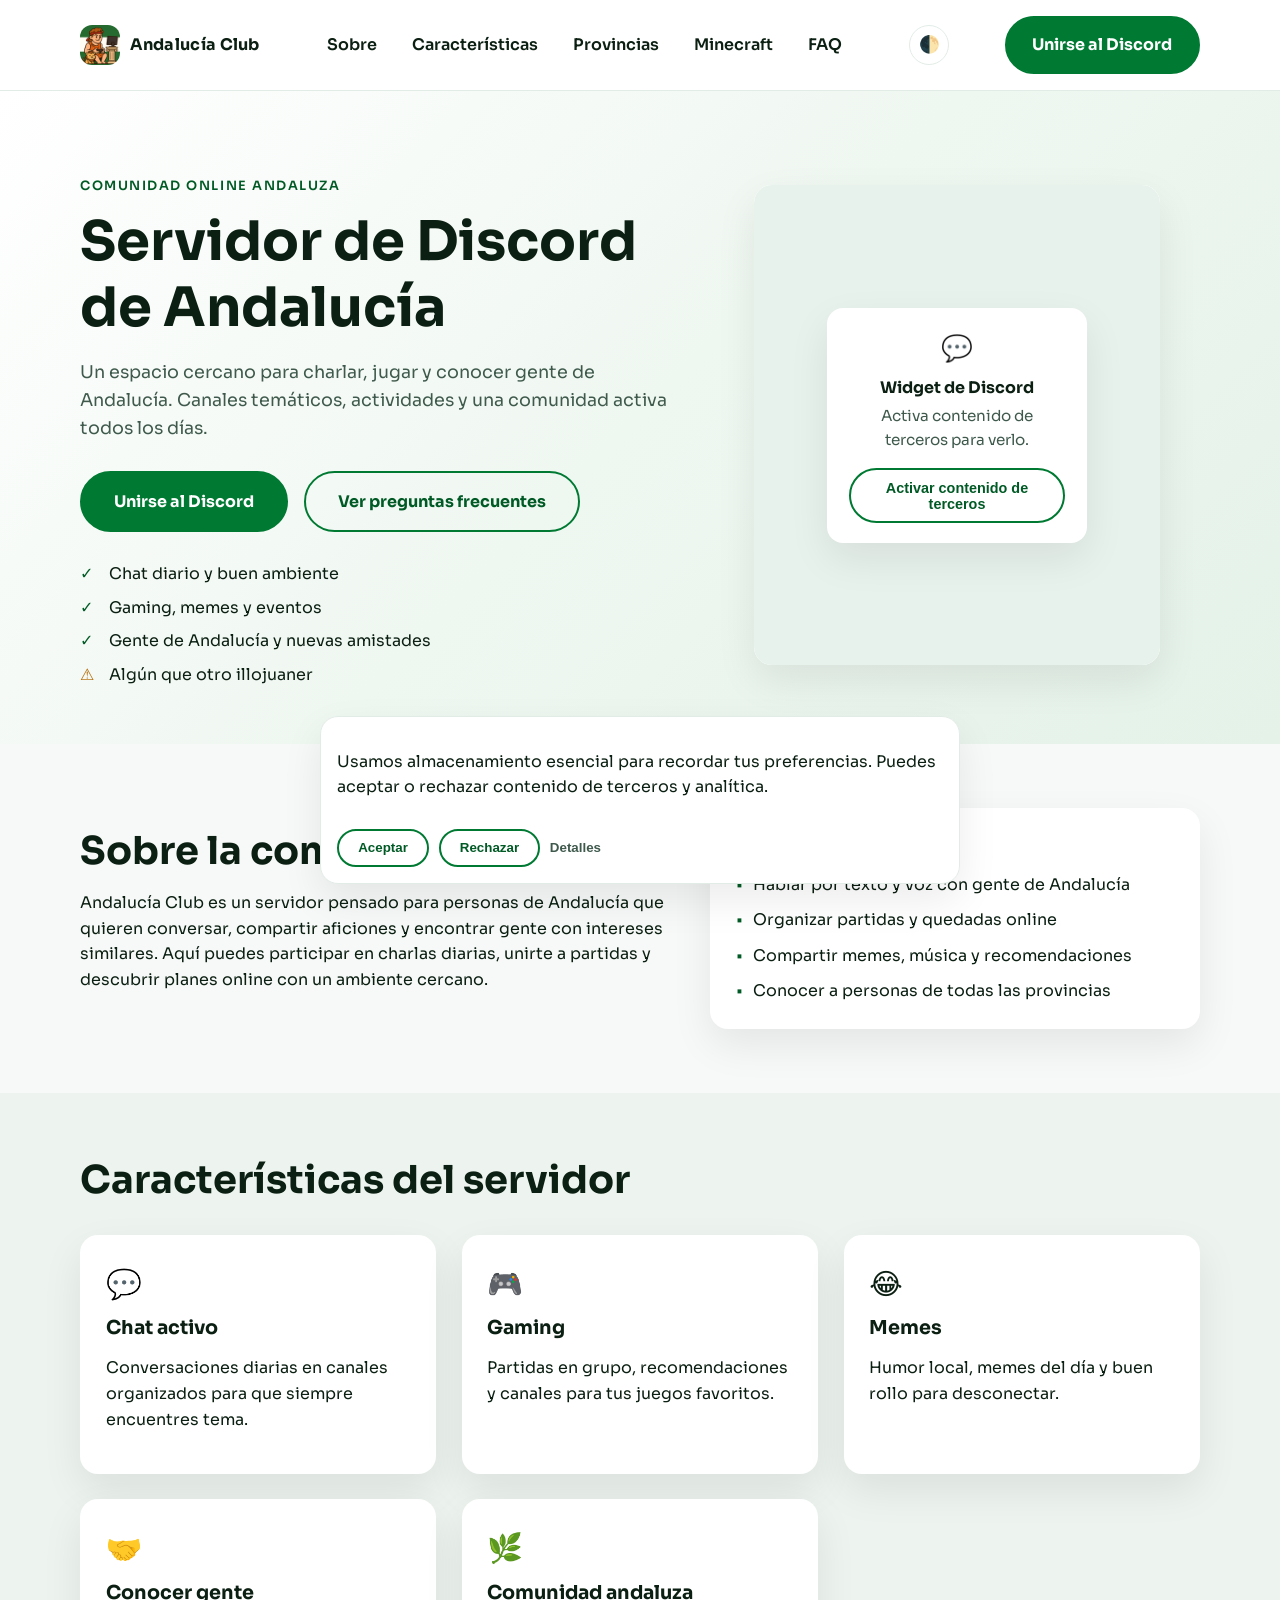
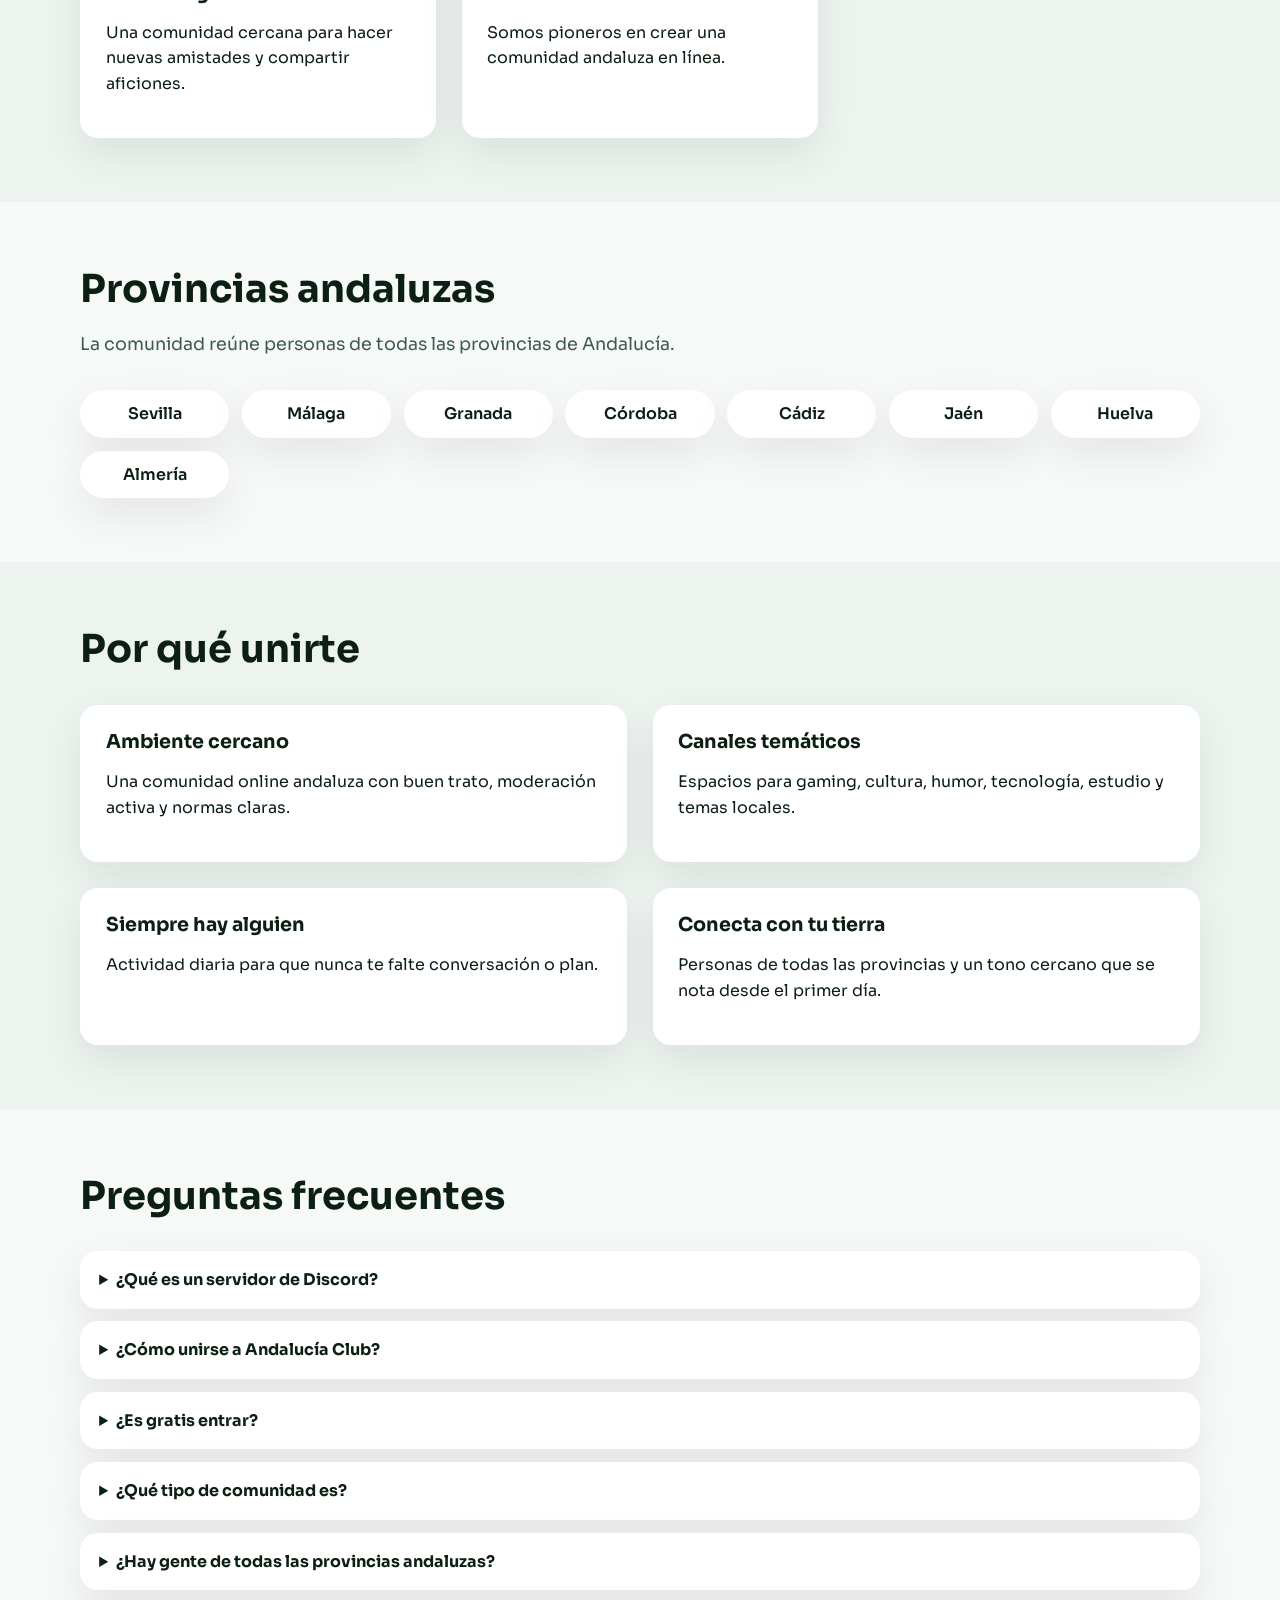
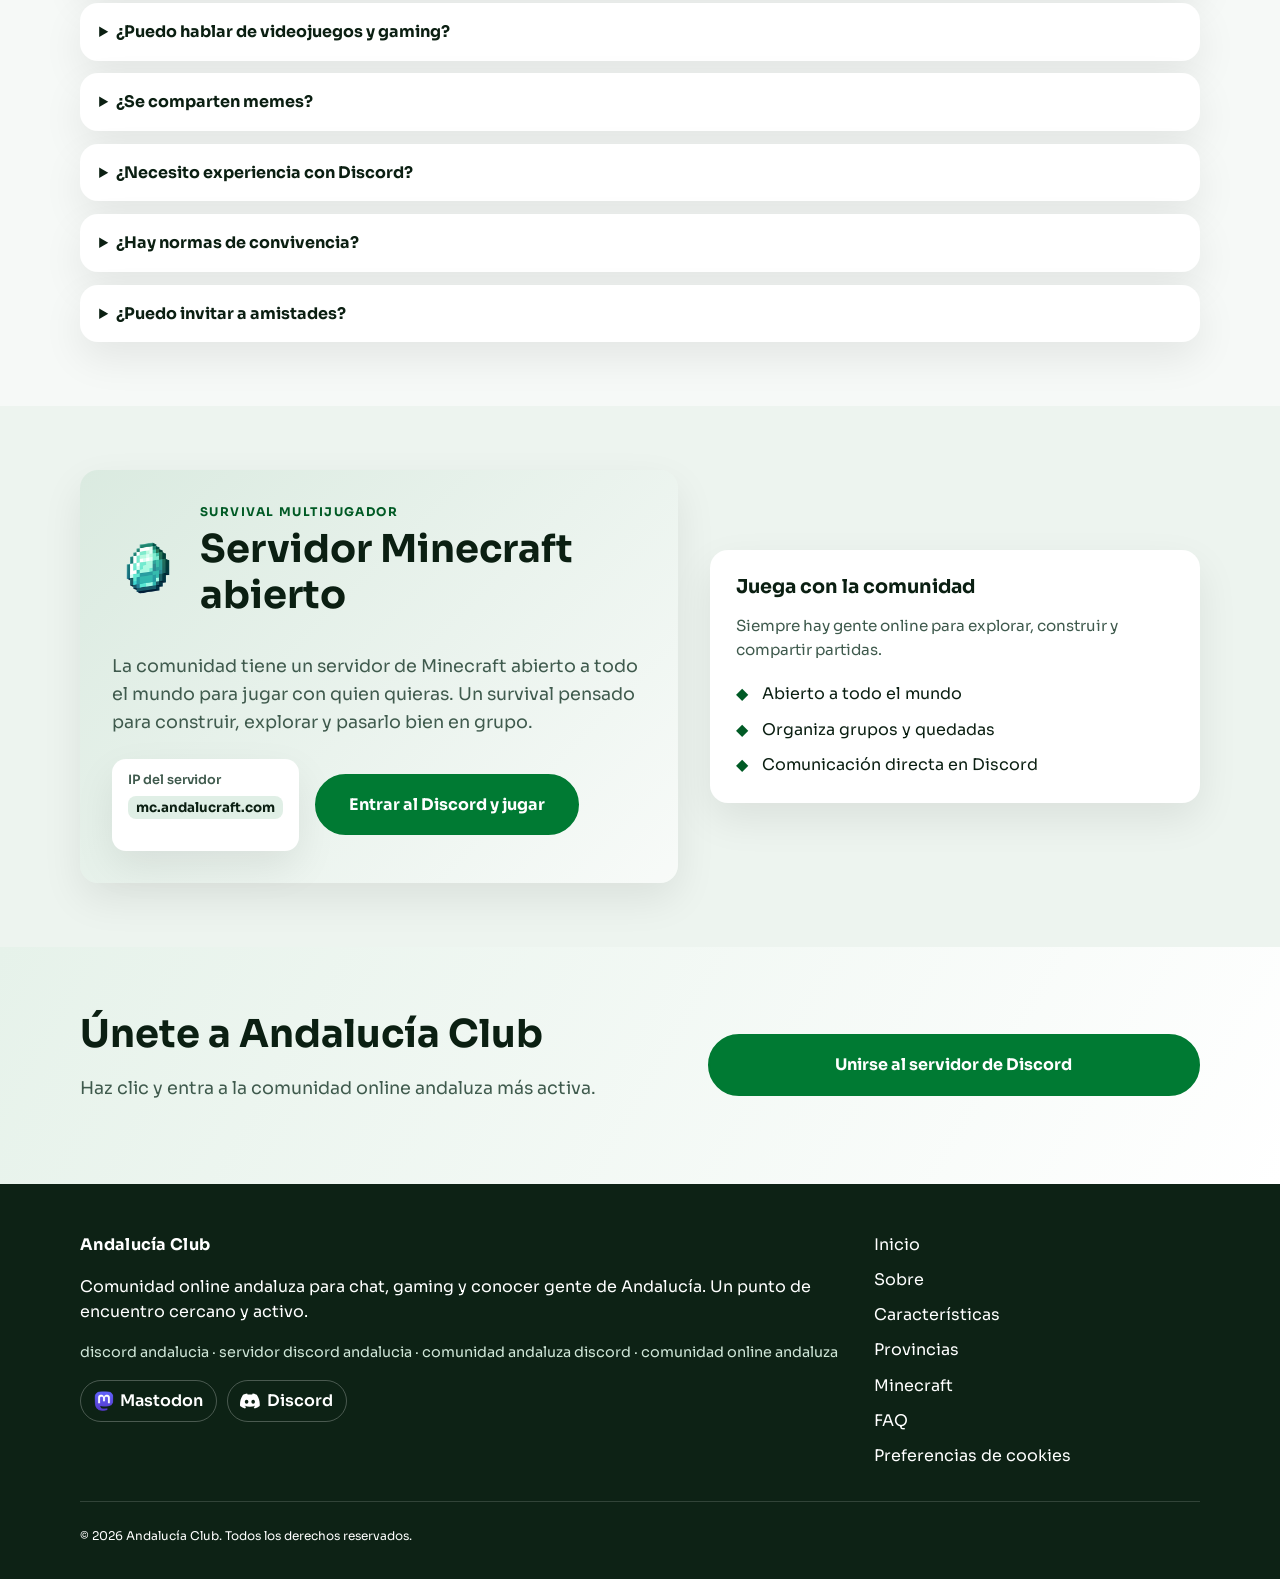
<file: index.html>
<!doctype html>
<html lang="es">
<head>
  <meta charset="utf-8">
  <meta name="viewport" content="width=device-width, initial-scale=1">
  <title>Andalucía Club | Servidor de Discord de Andalucía</title>
  <meta name="description" content="Comunidad online andaluza en Discord para chat, gaming, memes y conocer gente de Andalucía. Únete al servidor de Discord de Andalucía. Palabras clave: discord andalucia, servidor discord andalucia, comunidad andaluza discord, discord server spain, servidores discord españa, comunidad online andaluza.">
  <meta name="keywords" content="discord andalucia, servidor discord andalucia, comunidad andaluza discord, discord server spain, servidores discord españa, comunidad online andaluza">
  <meta name="robots" content="index, follow">
  <meta name="theme-color" content="#007A33">
  <!-- Google Tag Manager -->
  <script type="text/plain" data-consent="analytics">(function(w,d,s,l,i){w[l]=w[l]||[];w[l].push({'gtm.start':
  new Date().getTime(),event:'gtm.js'});var f=d.getElementsByTagName(s)[0],
  j=d.createElement(s),dl=l!='dataLayer'?'&l='+l:'';j.async=true;j.src=
  'https://www.googletagmanager.com/gtm.js?id='+i+dl;f.parentNode.insertBefore(j,f);
  })(window,document,'script','dataLayer','GTM-TLN6NXJ3');</script>
  <!-- End Google Tag Manager -->

  <link rel="canonical" href="https://discordandalucia.com/">
  <link rel="icon" type="image/png" sizes="32x32" href="favicon-32.png">
  <link rel="icon" type="image/png" sizes="16x16" href="favicon-16.png">
  <link rel="apple-touch-icon" sizes="180x180" href="apple-touch-icon.png">

  <meta property="og:type" content="website">
  <meta property="og:title" content="Andalucía Club | Servidor de Discord de Andalucía">
  <meta property="og:description" content="Comunidad online andaluza en Discord para chat, gaming y conocer gente de Andalucía. Únete al servidor de Discord de Andalucía.">
  <meta property="og:url" content="https://discordandalucia.com/">
  <meta property="og:locale" content="es_ES">
  <meta property="og:image" content="https://discordandalucia.com/og-image.png">
  <meta property="og:image:width" content="1200">
  <meta property="og:image:height" content="630">
  <meta property="og:image:alt" content="Ilustración de la comunidad Discord Andalucía">

  <meta name="twitter:card" content="summary_large_image">
  <meta name="twitter:title" content="Andalucía Club | Servidor de Discord de Andalucía">
  <meta name="twitter:description" content="Comunidad online andaluza en Discord para charlar, jugar y conocer gente de Andalucía.">
  <meta name="twitter:image" content="https://discordandalucia.com/og-image.png">
  <meta name="twitter:image:alt" content="Ilustración de la comunidad Discord Andalucía">

  <link rel="preconnect" href="https://fonts.googleapis.com">
  <link rel="preconnect" href="https://fonts.gstatic.com" crossorigin>
  <link href="https://fonts.googleapis.com/css2?family=Sora:wght@400;600;700&display=swap" rel="stylesheet">

  <link rel="stylesheet" href="styles.css">

  <script type="application/ld+json">
  {
    "@context": "https://schema.org",
    "@type": "Organization",
    "name": "Andalucía Club",
    "url": "https://discordandalucia.com/",
    "alternateName": [
      "Andalucía Club",
      "Servidor Discord Andalucia",
      "Comunidad Andaluza Discord"
    ],
    "areaServed": {
      "@type": "AdministrativeArea",
      "name": "Andalucía"
    },
    "address": {
      "@type": "PostalAddress",
      "addressRegion": "Andalucía",
      "addressCountry": "ES"
    },
    "keywords": "discord andalucia, servidor discord andalucia, comunidad andaluza discord, discord server spain, servidores discord españa, comunidad online andaluza"
  }
  </script>
  <script type="application/ld+json">
  {
    "@context": "https://schema.org",
    "@type": "FAQPage",
    "mainEntity": [
      {
        "@type": "Question",
        "name": "¿Qué es un servidor de Discord?",
        "acceptedAnswer": {
          "@type": "Answer",
          "text": "Es un espacio dentro de Discord organizado por canales de texto y voz, con roles y normas. Sirve para reunir a una comunidad, compartir temas, coordinar actividades y conversar en tiempo real o cuando te venga bien desde móvil o PC."
        }
      },
      {
        "@type": "Question",
        "name": "¿Cómo unirse a Andalucía Club?",
        "acceptedAnswer": {
          "@type": "Answer",
          "text": "Para unirte, haz clic en el enlace de invitación https://discord.gg/S4X8MJ3Yp5, accede con tu cuenta de Discord y entra directamente al servidor. Si no tienes cuenta, puedes crearla en unos minutos y volver a usar el mismo enlace."
        }
      },
      {
        "@type": "Question",
        "name": "¿Es gratis entrar al servidor?",
        "acceptedAnswer": {
          "@type": "Answer",
          "text": "Sí, unirse y participar en la comunidad es totalmente gratuito."
        }
      },
      {
        "@type": "Question",
        "name": "¿Qué tipo de comunidad es Andalucía Club?",
        "acceptedAnswer": {
          "@type": "Answer",
          "text": "Es una comunidad andaluza abierta y cercana para charlar, jugar, compartir memes y conocer gente de Andalucía."
        }
      },
      {
        "@type": "Question",
        "name": "¿Hay canales de voz y texto?",
        "acceptedAnswer": {
          "@type": "Answer",
          "text": "Sí, hay canales de texto y de voz organizados por temas para que cada persona encuentre su espacio."
        }
      },
      {
        "@type": "Question",
        "name": "¿Hay gente de todas las provincias andaluzas?",
        "acceptedAnswer": {
          "@type": "Answer",
          "text": "Sí, la comunidad incluye personas de Sevilla, Málaga, Granada, Córdoba, Cádiz, Jaén, Huelva y Almería, y también hay personas de fuera del país."
        }
      },
      {
        "@type": "Question",
        "name": "¿Necesito experiencia previa con Discord?",
        "acceptedAnswer": {
          "@type": "Answer",
          "text": "Para nada. Entras, echas un vistazo y ya estás dentro. Si te pierdes, pregunta sin miedo: siempre hay alguien que te echa un cable."
        }
      },
      {
        "@type": "Question",
        "name": "¿Se puede hablar de gaming y memes?",
        "acceptedAnswer": {
          "@type": "Answer",
          "text": "Sí, hay espacios para videojuegos, memes y temas de ocio para la comunidad."
        }
      },
      {
        "@type": "Question",
        "name": "¿Puedo invitar a amistades?",
        "acceptedAnswer": {
          "@type": "Answer",
          "text": "Claro, puedes compartir el enlace de invitación para que más personas se unan."
        }
      },
      {
        "@type": "Question",
        "name": "¿Hay normas de convivencia?",
        "acceptedAnswer": {
          "@type": "Answer",
          "text": "Sí, existen normas básicas de respeto para mantener un entorno seguro y agradable."
        }
      }
    ]
  }
  </script>
</head>
<body>
  <a class="skip-link" href="#contenido">Saltar al contenido</a>

  <header class="site-header" id="inicio">
    <div class="container header-inner">
      <div class="brand" aria-label="Andalucía Club">
        <img src="logo-96.png" alt="Icono de Andalucía Club" width="40" height="40" decoding="async">
        <span>Andalucía Club</span>
      </div>
      <button class="nav-toggle" type="button" id="nav-toggle" aria-expanded="false" aria-controls="primary-nav">
        <span class="nav-toggle-icon" aria-hidden="true">☰</span>
        <span class="sr-only">Abrir menú</span>
      </button>
      <nav class="nav" id="primary-nav" aria-label="Navegación principal">
        <a href="#sobre">Sobre</a>
        <a href="#features">Características</a>
        <a href="#provincias">Provincias</a>
        <a href="#minecraft">Minecraft</a>
        <a href="#faq">FAQ</a>
        <a class="btn btn-primary nav-cta" href="https://discord.gg/S4X8MJ3Yp5" target="_blank" rel="noopener noreferrer">Unirse al Discord</a>
      </nav>
      <button class="theme-toggle" type="button" id="theme-toggle" aria-label="Tema: automático" title="Tema: automático">
        <span class="theme-icon" aria-hidden="true">🌓</span>
        <span class="sr-only">Tema: automático</span>
      </button>
      <a class="btn btn-primary header-cta" href="https://discord.gg/S4X8MJ3Yp5" target="_blank" rel="noopener noreferrer">Unirse al Discord</a>
    </div>
  </header>

  <main id="contenido">
    <section class="hero">
      <div class="container hero-grid">
        <div>
          <p class="eyebrow">Comunidad online andaluza</p>
          <h1>Servidor de Discord de Andalucía</h1>
          <p class="lead">Un espacio cercano para charlar, jugar y conocer gente de Andalucía. Canales temáticos, actividades y una comunidad activa todos los días.</p>
          <div class="cta-group">
            <a class="btn btn-primary btn-lg" href="https://discord.gg/S4X8MJ3Yp5" target="_blank" rel="noopener noreferrer">Unirse al Discord</a>
            <a class="btn btn-ghost btn-lg" href="#faq">Ver preguntas frecuentes</a>
          </div>
          <ul class="hero-highlights" aria-label="Lo que encontrarás">
            <li>Chat diario y buen ambiente</li>
            <li>Gaming, memes y eventos</li>
            <li>Gente de Andalucía y nuevas amistades</li>
            <li class="controversial">Algún que otro illojuaner</li>
          </ul>
        </div>
        <figure class="flag-card">
          <div id="discord-widget" class="widget-frame widget-hero" aria-live="polite">
            <div class="widget-placeholder" id="discord-widget-placeholder">
              <div class="widget-placeholder-icon" aria-hidden="true">💬</div>
              <p class="widget-placeholder-title">Widget de Discord</p>
              <p class="muted widget-placeholder-text">Activa contenido de terceros para verlo.</p>
              <button class="btn btn-ghost btn-sm" type="button" id="cookie-enable-third-party">Activar contenido de terceros</button>
            </div>
          </div>
          <template id="discord-widget-template">
            <iframe src="https://discord.com/widget?id=1447334775189803050&theme=dark" width="350" height="500" allowtransparency="true" frameborder="0" sandbox="allow-popups allow-popups-to-escape-sandbox allow-same-origin allow-scripts"></iframe>
          </template>
        </figure>
      </div>
    </section>

    <section id="sobre" class="section">
      <div class="container split">
        <div>
          <h2>Sobre la comunidad</h2>
          <p>Andalucía Club es un servidor pensado para personas de Andalucía que quieren conversar, compartir aficiones y encontrar gente con intereses similares. Aquí puedes participar en charlas diarias, unirte a partidas y descubrir planes online con un ambiente cercano.</p>
        </div>
        <div class="card">
          <h3>Qué puedes hacer</h3>
          <ul class="checklist">
            <li>Hablar por texto y voz con gente de Andalucía</li>
            <li>Organizar partidas y quedadas online</li>
            <li>Compartir memes, música y recomendaciones</li>
            <li>Conocer a personas de todas las provincias</li>
          </ul>
        </div>
      </div>
    </section>

    <section id="features" class="section alt">
      <div class="container">
        <h2>Características del servidor</h2>
        <div class="grid">
          <article class="feature">
            <div class="emoji" aria-hidden="true">💬</div>
            <h3>Chat activo</h3>
            <p>Conversaciones diarias en canales organizados para que siempre encuentres tema.</p>
          </article>
          <article class="feature">
            <div class="emoji" aria-hidden="true">🎮</div>
            <h3>Gaming</h3>
            <p>Partidas en grupo, recomendaciones y canales para tus juegos favoritos.</p>
          </article>
          <article class="feature">
            <div class="emoji" aria-hidden="true">😂</div>
            <h3>Memes</h3>
            <p>Humor local, memes del día y buen rollo para desconectar.</p>
          </article>
          <article class="feature">
            <div class="emoji" aria-hidden="true">🤝</div>
            <h3>Conocer gente</h3>
            <p>Una comunidad cercana para hacer nuevas amistades y compartir aficiones.</p>
          </article>
          <article class="feature">
            <div class="emoji" aria-hidden="true">🌿</div>
            <h3>Comunidad andaluza</h3>
            <p>Somos pioneros en crear una comunidad andaluza en línea.</p>
          </article>
        </div>
      </div>
    </section>

    <section id="provincias" class="section">
      <div class="container">
        <h2>Provincias andaluzas</h2>
        <p class="lead">La comunidad reúne personas de todas las provincias de Andalucía.</p>
        <ul class="province-list" aria-label="Provincias de Andalucía">
          <li>Sevilla</li>
          <li>Málaga</li>
          <li>Granada</li>
          <li>Córdoba</li>
          <li>Cádiz</li>
          <li>Jaén</li>
          <li>Huelva</li>
          <li>Almería</li>
        </ul>
      </div>
    </section>

    <section id="por-que" class="section alt">
      <div class="container">
        <h2>Por qué unirte</h2>
        <div class="grid two">
          <article class="card">
            <h3>Ambiente cercano</h3>
            <p>Una comunidad online andaluza con buen trato, moderación activa y normas claras.</p>
          </article>
          <article class="card">
            <h3>Canales temáticos</h3>
            <p>Espacios para gaming, cultura, humor, tecnología, estudio y temas locales.</p>
          </article>
          <article class="card">
            <h3>Siempre hay alguien</h3>
            <p>Actividad diaria para que nunca te falte conversación o plan.</p>
          </article>
          <article class="card">
            <h3>Conecta con tu tierra</h3>
            <p>Personas de todas las provincias y un tono cercano que se nota desde el primer día.</p>
          </article>
        </div>
      </div>
    </section>

    <section id="faq" class="section">
      <div class="container">
        <h2>Preguntas frecuentes</h2>
        <div class="faq">
          <details>
            <summary>¿Qué es un servidor de Discord?</summary>
            <p>Es un espacio dentro de Discord organizado por canales de texto y voz, con roles y normas. Sirve para reunir a una comunidad, compartir temas, coordinar actividades y conversar en tiempo real o cuando te venga bien desde móvil o PC.</p>
          </details>
          <details>
            <summary>¿Cómo unirse a Andalucía Club?</summary>
            <p>Entra con el <a href="https://discord.gg/S4X8MJ3Yp5" target="_blank" rel="noopener noreferrer">enlace directo de invitación</a>. Accede con tu cuenta de Discord y entrarás al servidor. Si aún no tienes cuenta, puedes crearla en unos minutos y volver a usar el mismo enlace.</p>
          </details>
          <details>
            <summary>¿Es gratis entrar?</summary>
            <p>Sí, el acceso y la participación son gratuitos.</p>
          </details>
          <details>
            <summary>¿Qué tipo de comunidad es?</summary>
            <p>Una comunidad andaluza abierta, cercana y con buen ambiente para charlar, jugar y conocer gente de Andalucía.</p>
          </details>
          <details>
            <summary>¿Hay gente de todas las provincias andaluzas?</summary>
            <p>Sí, participan personas de Sevilla, Málaga, Granada, Córdoba, Cádiz, Jaén, Huelva y Almería, y también hay personas de fuera del país.</p>
          </details>
          <details>
            <summary>¿Puedo hablar de videojuegos y gaming?</summary>
            <p>Claro, hay canales para partidas, recomendaciones y grupos de juego.</p>
          </details>
          <details>
            <summary>¿Se comparten memes?</summary>
            <p>Sí, hay un espacio para humor, memes y contenido ligero.</p>
          </details>
          <details>
            <summary>¿Necesito experiencia con Discord?</summary>
            <p>Para nada. Entras, echas un vistazo y ya estás dentro. Si te pierdes, pregunta sin miedo: siempre hay alguien que te echa un cable.</p>
          </details>
          <details>
            <summary>¿Hay normas de convivencia?</summary>
            <p>Sí, existen reglas básicas para mantener un entorno seguro y agradable.</p>
          </details>
          <details>
            <summary>¿Puedo invitar a amistades?</summary>
            <p>Sí, comparte el enlace de invitación para que más personas se unan.</p>
          </details>
        </div>
      </div>
    </section>

    <section id="minecraft" class="section alt">
      <div class="container minecraft-grid">
        <div class="minecraft-hero">
          <div class="minecraft-badge">
            <img src="diamante.png" alt="Diamante de Minecraft" width="96" height="96" loading="lazy" decoding="async" class="server-icon">
            <div>
              <p class="minecraft-kicker">Survival multijugador</p>
              <h2>Servidor Minecraft abierto</h2>
            </div>
          </div>
          <p class="lead">La comunidad tiene un servidor de Minecraft abierto a todo el mundo para jugar con quien quieras. Un survival pensado para construir, explorar y pasarlo bien en grupo.</p>
          <div class="minecraft-actions">
            <div class="server-ip-tag">
              <span>IP del servidor</span>
              <button class="copy-ip" type="button" data-copy="mc.andalucraft.com" aria-label="Copiar IP del servidor">
                <code>mc.andalucraft.com</code>
              </button>
              <span class="copy-status" aria-live="polite"></span>
            </div>
            <a class="btn btn-primary btn-lg" href="https://discord.gg/S4X8MJ3Yp5" target="_blank" rel="noopener noreferrer">Entrar al Discord y jugar</a>
          </div>
        </div>
        <div class="minecraft-card">
          <div class="minecraft-card-header">
            <h3>Juega con la comunidad</h3>
            <p class="muted">Siempre hay gente online para explorar, construir y compartir partidas.</p>
          </div>
          <ul class="minecraft-list">
            <li>Abierto a todo el mundo</li>
            <li>Organiza grupos y quedadas</li>
            <li>Comunicación directa en Discord</li>
          </ul>
        </div>
      </div>
    </section>

    <section id="unirse" class="section cta">
      <div class="container cta-inner">
        <div>
          <h2>Únete a Andalucía Club</h2>
          <p class="lead">Haz clic y entra a la comunidad online andaluza más activa.</p>
        </div>
        <div class="cta-actions">
          <a class="btn btn-primary btn-lg" href="https://discord.gg/S4X8MJ3Yp5" target="_blank" rel="noopener noreferrer">Unirse al servidor de Discord</a>
        </div>
      </div>

    </section>
  </main>

  <footer class="footer">
    <div class="container footer-grid">
      <div>
        <div class="brand">Andalucía Club</div>
        <p>Comunidad online andaluza para chat, gaming y conocer gente de Andalucía. Un punto de encuentro cercano y activo.</p>
        <p class="keywords">discord andalucia · servidor discord andalucia · comunidad andaluza discord · comunidad online andaluza</p>
        <div class="socials" aria-label="Redes sociales">
          <a class="social-link" href="https://anda.lu" rel="me noopener noreferrer" target="_blank">
            <img src="mastodon-icon.png" alt="" width="20" height="20" loading="lazy" decoding="async">
            <span>Mastodon</span>
          </a>
          <a class="social-link" href="https://discord.gg/S4X8MJ3Yp5" target="_blank" rel="noopener noreferrer">
            <img src="discord-icon.svg" alt="" width="20" height="20" loading="lazy" decoding="async">
            <span>Discord</span>
          </a>
        </div>
      </div>
      <nav class="footer-nav" aria-label="Enlaces internos">
        <a href="#inicio">Inicio</a>
        <a href="#sobre">Sobre</a>
        <a href="#features">Características</a>
        <a href="#provincias">Provincias</a>
        <a href="#minecraft">Minecraft</a>
        <a href="#faq">FAQ</a>
        <a href="#" id="cookie-preferences-link">Preferencias de cookies</a>
      </nav>
    </div>
    <div class="container footer-bottom">
      <small>© <span id="year"></span> Andalucía Club. Todos los derechos reservados.</small>
    </div>
  </footer>

  <div class="cookie-banner" id="cookie-banner" role="region" aria-label="Aviso de cookies" hidden>
    <div class="cookie-banner-inner">
      <p>Usamos almacenamiento esencial para recordar tus preferencias. Puedes aceptar o rechazar contenido de terceros y analítica.</p>
      <div class="cookie-actions">
        <button class="cookie-btn" type="button" data-consent="accept">Aceptar</button>
        <button class="cookie-btn" type="button" data-consent="reject">Rechazar</button>
        <button class="cookie-link" type="button" id="cookie-details">Detalles</button>
      </div>
    </div>
  </div>

  <div class="cookie-modal" id="cookie-modal" role="dialog" aria-modal="true" aria-labelledby="cookie-modal-title" hidden>
    <div class="cookie-modal-content">
      <div class="cookie-modal-header">
        <h3 id="cookie-modal-title">Preferencias de cookies</h3>
        <button class="cookie-modal-close" type="button" id="cookie-modal-close" aria-label="Cerrar">×</button>
      </div>
      <p>Este sitio usa almacenamiento esencial para funcionamiento básico. Los contenidos de terceros y la analítica se activan solo con tu consentimiento.</p>
      <ul class="cookie-list">
        <li><strong>Necesarias:</strong> siempre activas para recordar tu tema y tu elección de cookies.</li>
        <li><strong>Terceros:</strong> embebidos externos como widgets.</li>
        <li><strong>Analítica:</strong> medición de uso (por ejemplo, Google Analytics).</li>
      </ul>
      <div class="cookie-actions">
        <button class="cookie-btn" type="button" data-consent="accept">Aceptar todo</button>
        <button class="cookie-btn" type="button" data-consent="reject">Rechazar no esenciales</button>
      </div>
    </div>
  </div>

  <script src="script.js" defer></script>
</body>
</html>
</file>
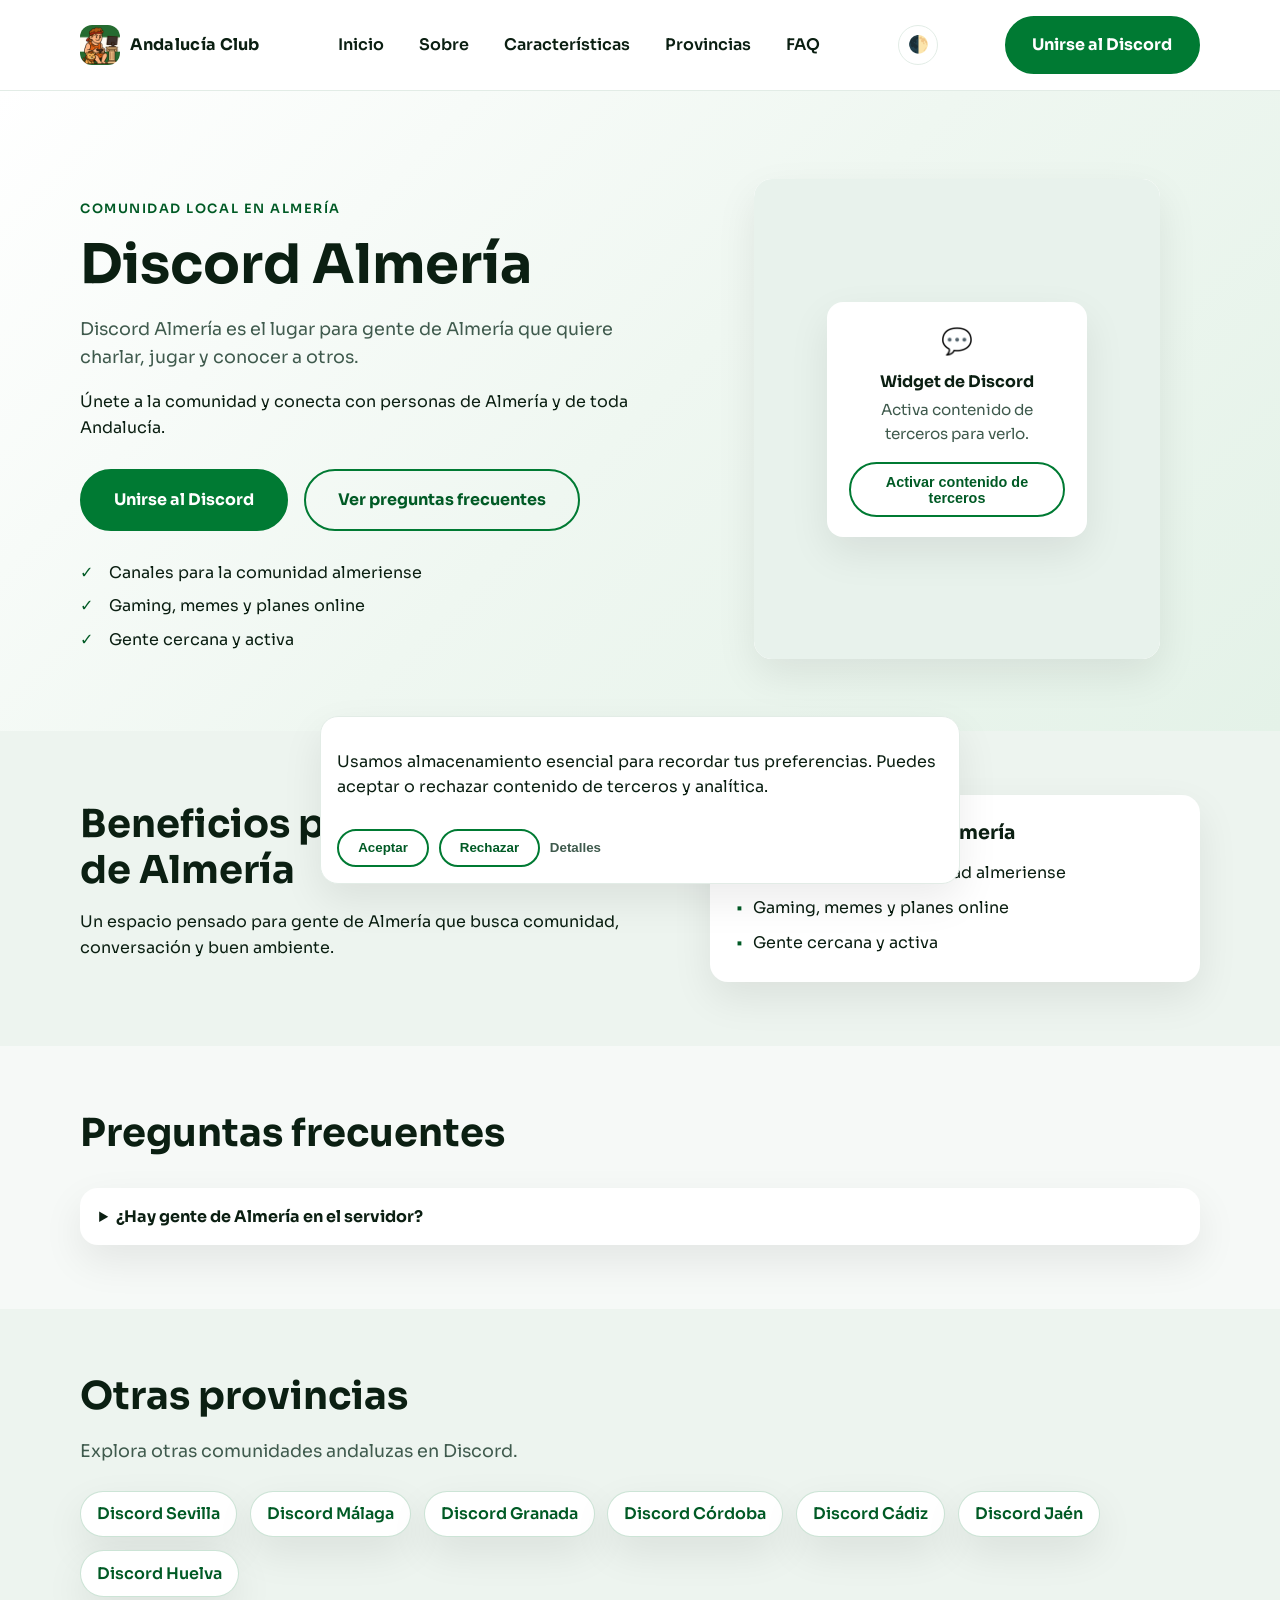
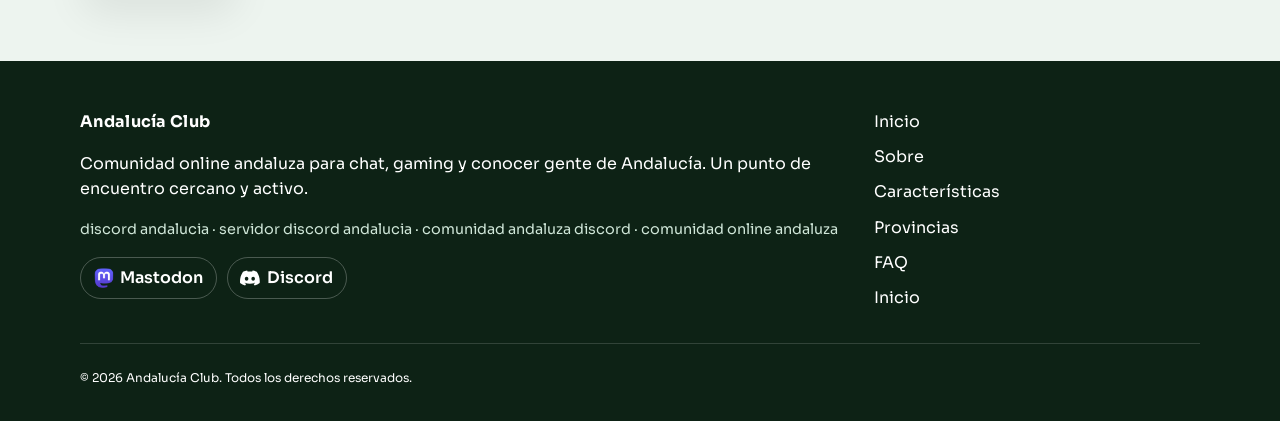
<file: almeria/index.html>
<!doctype html>
<html lang="es">
<head>
  <meta charset="utf-8">
  <meta name="viewport" content="width=device-width, initial-scale=1">
  <title>Discord Almería | Servidor de Discord en Almería</title>
  <meta name="description" content="Comunidad Discord Almería para chat, gaming y conocer gente. Únete al servidor de Discord con personas de Almería y de toda Andalucía.">
  <meta name="robots" content="index, follow">
  <meta name="theme-color" content="#007A33">
  <!-- Google Tag Manager -->
  <script type="text/plain" data-consent="analytics">(function(w,d,s,l,i){w[l]=w[l]||[];w[l].push({'gtm.start':
  new Date().getTime(),event:'gtm.js'});var f=d.getElementsByTagName(s)[0],
  j=d.createElement(s),dl=l!='dataLayer'?'&l='+l:'';j.async=true;j.src=
  'https://www.googletagmanager.com/gtm.js?id='+i+dl;f.parentNode.insertBefore(j,f);
  })(window,document,'script','dataLayer','GTM-TLN6NXJ3');</script>
  <!-- End Google Tag Manager -->

  <link rel="canonical" href="https://discordandalucia.com/almeria/">
  <link rel="icon" type="image/png" sizes="32x32" href="/favicon-32.png">
  <link rel="icon" type="image/png" sizes="16x16" href="/favicon-16.png">
  <link rel="apple-touch-icon" sizes="180x180" href="/apple-touch-icon.png">

  <meta property="og:type" content="website">
  <meta property="og:title" content="Discord Almería | Servidor de Discord en Almería">
  <meta property="og:description" content="Comunidad Discord Almería para chat, gaming y conocer gente. Únete al servidor de Discord con personas de Almería y de toda Andalucía.">
  <meta property="og:url" content="https://discordandalucia.com/almeria/">
  <meta property="og:locale" content="es_ES">
  <meta property="og:image" content="https://discordandalucia.com/og-image.png">
  <meta property="og:image:width" content="1200">
  <meta property="og:image:height" content="630">
  <meta property="og:image:alt" content="Ilustración de la comunidad Andalucía Club">

  <meta name="twitter:card" content="summary_large_image">
  <meta name="twitter:title" content="Discord Almería | Servidor de Discord en Almería">
  <meta name="twitter:description" content="Comunidad Discord Almería para chat, gaming y conocer gente. Únete al servidor de Discord con personas de Almería y de toda Andalucía.">
  <meta name="twitter:image" content="https://discordandalucia.com/og-image.png">
  <meta name="twitter:image:alt" content="Ilustración de la comunidad Andalucía Club">

  <link rel="preconnect" href="https://fonts.googleapis.com">
  <link rel="preconnect" href="https://fonts.gstatic.com" crossorigin>
  <link href="https://fonts.googleapis.com/css2?family=Sora:wght@400;600;700&display=swap" rel="stylesheet">

  <link rel="stylesheet" href="/styles.css">

  <script type="application/ld+json">
  {
    "@context": "https://schema.org",
    "@type": "Organization",
    "name": "Andalucía Club",
    "url": "https://discordandalucia.com/",
    "alternateName": [
      "Andalucía Club",
      "Servidor Discord Andalucia",
      "Comunidad Andaluza Discord"
    ],
    "areaServed": {
      "@type": "AdministrativeArea",
      "name": "Andalucía"
    },
    "address": {
      "@type": "PostalAddress",
      "addressRegion": "Andalucía",
      "addressCountry": "ES"
    }
  }
  </script>
  <script type="application/ld+json">
  {
    "@context": "https://schema.org",
    "@type": "FAQPage",
    "mainEntity": [
      {
        "@type": "Question",
        "name": "¿Hay gente de Almería en el servidor?",
        "acceptedAnswer": {
          "@type": "Answer",
          "text": "Sí, hay personas de Almería y de otras provincias andaluzas, además de miembros de fuera del país."
        }
      }
    ]
  }
  </script>
</head>
<body>
  <a class="skip-link" href="#contenido">Saltar al contenido</a>

  <header class="site-header" id="inicio">
    <div class="container header-inner">
      <div class="brand" aria-label="Andalucía Club">
        <img src="/logo-96.png" alt="Icono de Andalucía Club" width="40" height="40" decoding="async">
        <span>Andalucía Club</span>
      </div>
      <button class="nav-toggle" type="button" id="nav-toggle" aria-expanded="false" aria-controls="primary-nav">
        <span class="nav-toggle-icon" aria-hidden="true">☰</span>
        <span class="sr-only">Abrir menú</span>
      </button>
      <nav class="nav" id="primary-nav" aria-label="Navegación principal">

        <a href="/">Inicio</a>
        <a href="/index.html#sobre">Sobre</a>
        <a href="/index.html#features">Características</a>
        <a href="/index.html#provincias">Provincias</a>
        <a href="/index.html#faq">FAQ</a>
        <a class="btn btn-primary nav-cta" href="https://discord.gg/S4X8MJ3Yp5" target="_blank" rel="noopener noreferrer">Unirse al Discord</a>
      </nav>
      <button class="theme-toggle" type="button" id="theme-toggle" aria-label="Tema: automático" title="Tema: automático">
        <span class="theme-icon" aria-hidden="true">🌓</span>
        <span class="sr-only">Tema: automático</span>
      </button>
      <a class="btn btn-primary header-cta" href="https://discord.gg/S4X8MJ3Yp5" target="_blank" rel="noopener noreferrer">Unirse al Discord</a>
    </div>
  </header>

  <main id="contenido">
    <section class="hero">
      <div class="container hero-grid">
        <div>
          <p class="eyebrow">Comunidad local en Almería</p>
          <h1>Discord Almería</h1>
          <p class="lead">Discord Almería es el lugar para gente de Almería que quiere charlar, jugar y conocer a otros.</p>
          <p>Únete a la comunidad y conecta con personas de Almería y de toda Andalucía.</p>
          <div class="cta-group">
            <a class="btn btn-primary btn-lg" href="https://discord.gg/S4X8MJ3Yp5" target="_blank" rel="noopener noreferrer">Unirse al Discord</a>
            <a class="btn btn-ghost btn-lg" href="/index.html#faq">Ver preguntas frecuentes</a>
          </div>
          <ul class="hero-highlights" aria-label="Lo que encontrarás">
            <li>Canales para la comunidad almeriense</li>
            <li>Gaming, memes y planes online</li>
            <li>Gente cercana y activa</li>
          </ul>
        </div>
        <figure class="flag-card">
          <div id="discord-widget" class="widget-frame widget-hero" aria-live="polite">
            <div class="widget-placeholder" id="discord-widget-placeholder">
              <div class="widget-placeholder-icon" aria-hidden="true">💬</div>
              <p class="widget-placeholder-title">Widget de Discord</p>
              <p class="muted widget-placeholder-text">Activa contenido de terceros para verlo.</p>
              <button class="btn btn-ghost btn-sm" type="button" id="cookie-enable-third-party">Activar contenido de terceros</button>
            </div>
          </div>
          <template id="discord-widget-template">
            <iframe src="https://discord.com/widget?id=1447334775189803050&theme=dark" width="350" height="500" allowtransparency="true" frameborder="0" sandbox="allow-popups allow-popups-to-escape-sandbox allow-same-origin allow-scripts"></iframe>
          </template>
        </figure>
      </div>
    </section>

    <section class="section alt">
      <div class="container split">
        <div>
          <h2>Beneficios para la comunidad de Almería</h2>
          <p>Un espacio pensado para gente de Almería que busca comunidad, conversación y buen ambiente.</p>
        </div>
        <div class="card">
          <h3>Lo mejor de Discord Almería</h3>
          <ul class="checklist">
            <li>Canales para la comunidad almeriense</li>
            <li>Gaming, memes y planes online</li>
            <li>Gente cercana y activa</li>
          </ul>
        </div>
      </div>
    </section>

    <section class="section">
      <div class="container">
        <h2>Preguntas frecuentes</h2>
        <div class="faq">
          <details>
            <summary>¿Hay gente de Almería en el servidor?</summary>
            <p>Sí, hay personas de Almería y de otras provincias andaluzas, además de miembros de fuera del país.</p>
          </details>
        </div>
      </div>
    </section>

    <section class="section alt">
      <div class="container">
        <h2>Otras provincias</h2>
        <p class="lead">Explora otras comunidades andaluzas en Discord.</p>
        <div class="other-provinces">
          <a class="province-pill" href="/sevilla/">Discord Sevilla</a>
          <a class="province-pill" href="/malaga/">Discord Málaga</a>
          <a class="province-pill" href="/granada/">Discord Granada</a>
          <a class="province-pill" href="/cordoba/">Discord Córdoba</a>
          <a class="province-pill" href="/cadiz/">Discord Cádiz</a>
          <a class="province-pill" href="/jaen/">Discord Jaén</a>
          <a class="province-pill" href="/huelva/">Discord Huelva</a>
        </div>
      </div>
    </section>
  </main>

  <footer class="footer">
    <div class="container footer-grid">
      <div>
        <div class="brand">Andalucía Club</div>
        <p>Comunidad online andaluza para chat, gaming y conocer gente de Andalucía. Un punto de encuentro cercano y activo.</p>
        <p class="keywords">discord andalucia · servidor discord andalucia · comunidad andaluza discord · comunidad online andaluza</p>
        <div class="socials" aria-label="Redes sociales">
          <a class="social-link" href="https://anda.lu" rel="me noopener noreferrer" target="_blank">
            <img src="/mastodon-icon.png" alt="" width="20" height="20" loading="lazy" decoding="async">
            <span>Mastodon</span>
          </a>
          <a class="social-link" href="https://discord.gg/S4X8MJ3Yp5" target="_blank" rel="noopener noreferrer">
            <img src="/discord-icon.svg" alt="" width="20" height="20" loading="lazy" decoding="async">
            <span>Discord</span>
          </a>
        </div>
      </div>
      <nav class="footer-nav" aria-label="Enlaces internos">

        <a href="/">Inicio</a>
        <a href="/index.html#sobre">Sobre</a>
        <a href="/index.html#features">Características</a>
        <a href="/index.html#provincias">Provincias</a>
        <a href="/index.html#faq">FAQ</a>
        <a href="#inicio">Inicio</a>
      </nav>
    </div>
    <div class="container footer-bottom">
      <small>© <span id="year"></span> Andalucía Club. Todos los derechos reservados.</small>
    </div>
  </footer>

  <div class="cookie-banner" id="cookie-banner" role="region" aria-label="Aviso de cookies" hidden>
    <div class="cookie-banner-inner">
      <p>Usamos almacenamiento esencial para recordar tus preferencias. Puedes aceptar o rechazar contenido de terceros y analítica.</p>
      <div class="cookie-actions">
        <button class="cookie-btn" type="button" data-consent="accept">Aceptar</button>
        <button class="cookie-btn" type="button" data-consent="reject">Rechazar</button>
        <button class="cookie-link" type="button" id="cookie-details">Detalles</button>
      </div>
    </div>
  </div>

  <div class="cookie-modal" id="cookie-modal" role="dialog" aria-modal="true" aria-labelledby="cookie-modal-title" hidden>
    <div class="cookie-modal-content">
      <div class="cookie-modal-header">
        <h3 id="cookie-modal-title">Preferencias de cookies</h3>
        <button class="cookie-modal-close" type="button" id="cookie-modal-close" aria-label="Cerrar">×</button>
      </div>
      <p>Este sitio usa almacenamiento esencial para funcionamiento básico. Los contenidos de terceros y la analítica se activan solo con tu consentimiento.</p>
      <ul class="cookie-list">
        <li><strong>Necesarias:</strong> siempre activas para recordar tu tema y tu elección de cookies.</li>
        <li><strong>Terceros:</strong> embebidos externos como widgets.</li>
        <li><strong>Analítica:</strong> medición de uso (por ejemplo, Google Analytics).</li>
      </ul>
      <div class="cookie-actions">
        <button class="cookie-btn" type="button" data-consent="accept">Aceptar todo</button>
        <button class="cookie-btn" type="button" data-consent="reject">Rechazar no esenciales</button>
      </div>
    </div>
  </div>

  <script src="/script.js" defer></script>
</body>
</html>
</file>
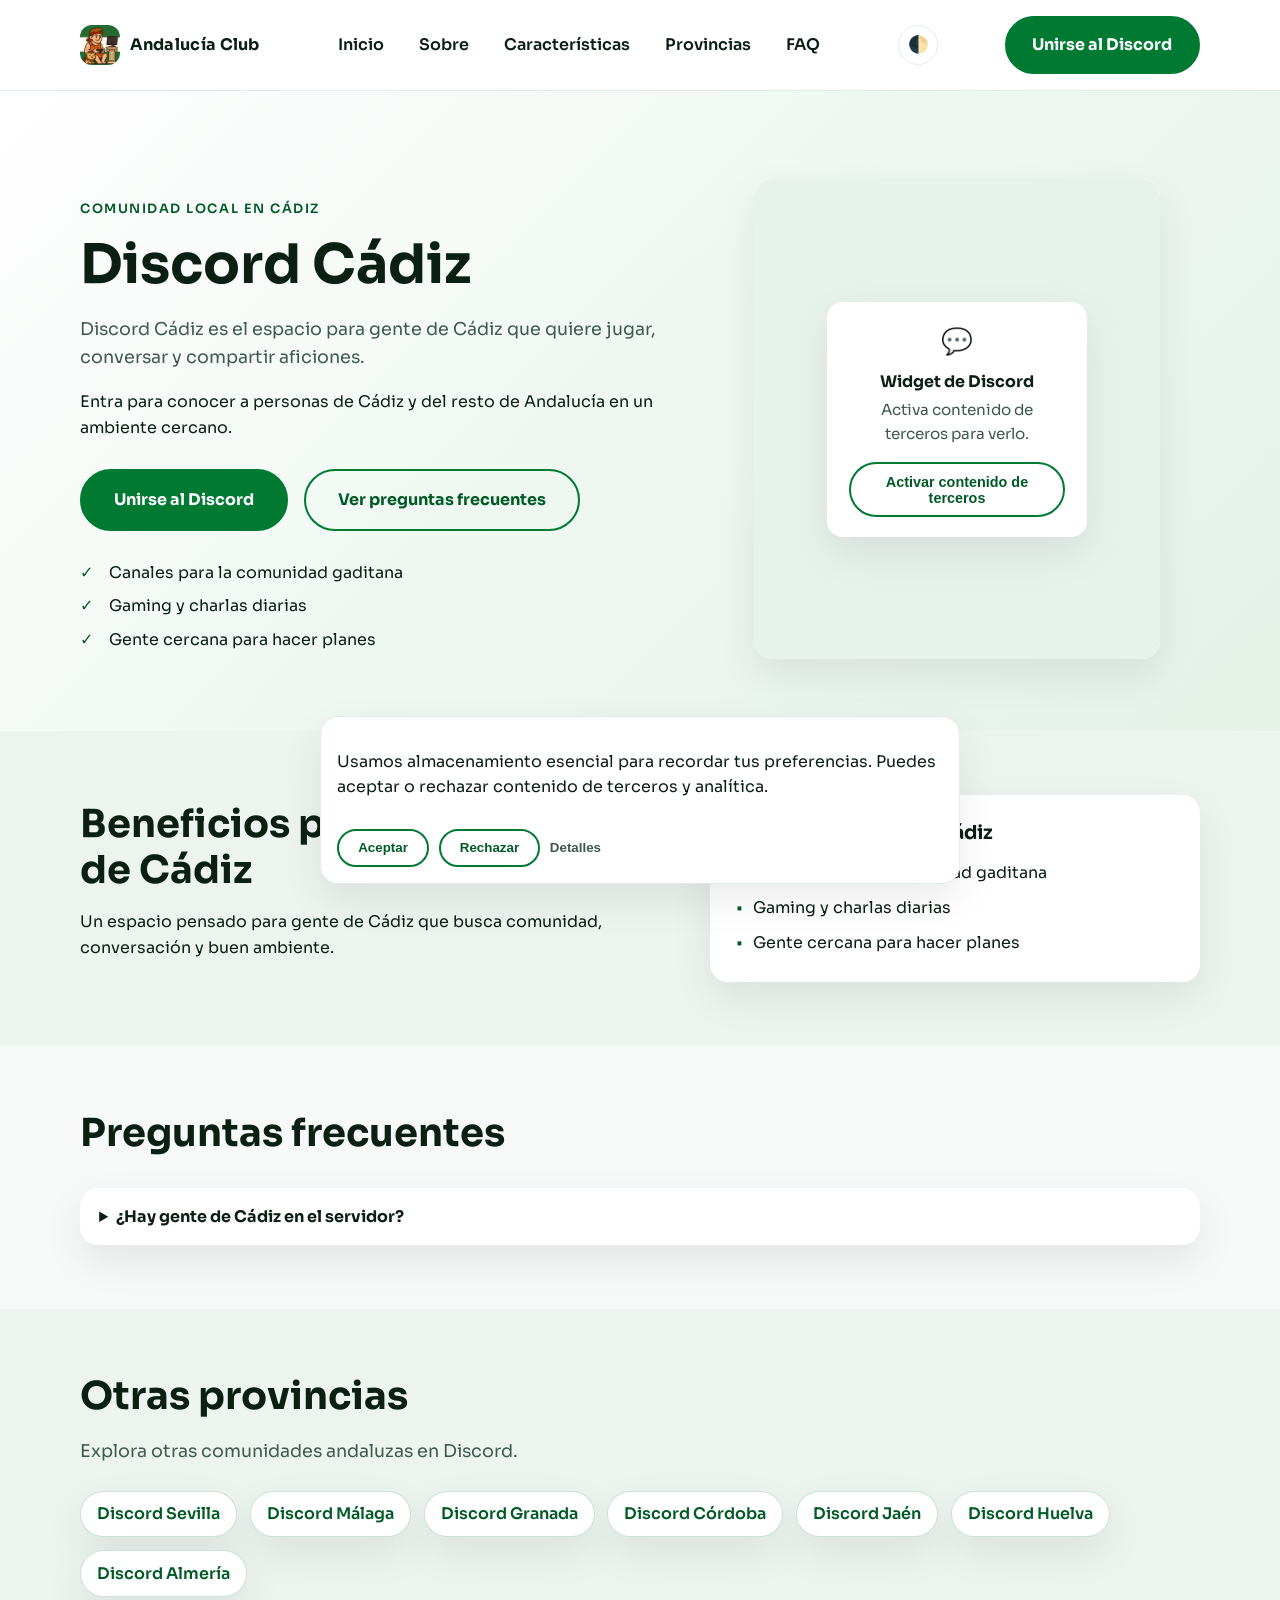
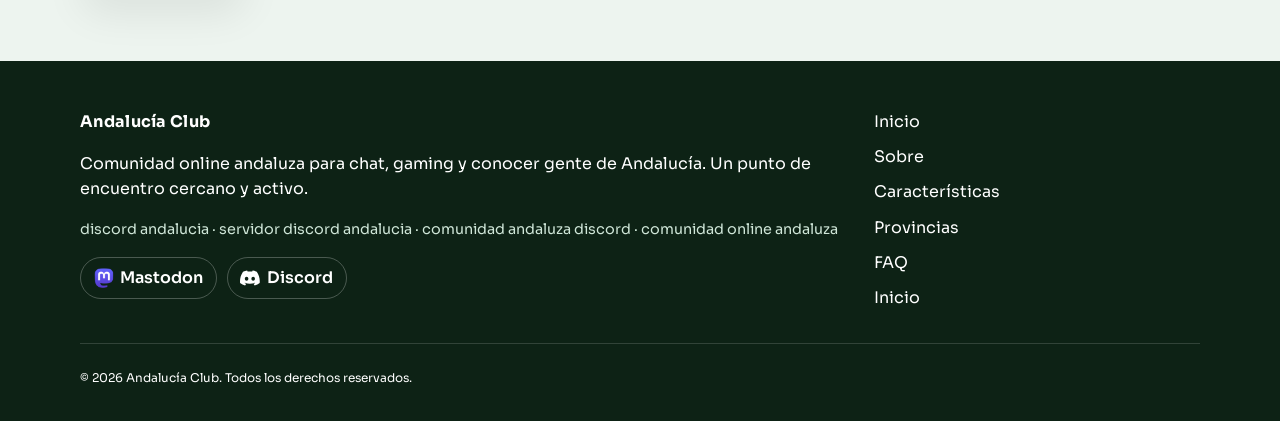
<file: cadiz/index.html>
<!doctype html>
<html lang="es">
<head>
  <meta charset="utf-8">
  <meta name="viewport" content="width=device-width, initial-scale=1">
  <title>Discord Cádiz | Servidor de Discord en Cádiz</title>
  <meta name="description" content="Comunidad Discord Cádiz para chat, gaming y conocer gente. Únete al servidor de Discord con personas de Cádiz y de toda Andalucía.">
  <meta name="robots" content="index, follow">
  <meta name="theme-color" content="#007A33">
  <!-- Google Tag Manager -->
  <script type="text/plain" data-consent="analytics">(function(w,d,s,l,i){w[l]=w[l]||[];w[l].push({'gtm.start':
  new Date().getTime(),event:'gtm.js'});var f=d.getElementsByTagName(s)[0],
  j=d.createElement(s),dl=l!='dataLayer'?'&l='+l:'';j.async=true;j.src=
  'https://www.googletagmanager.com/gtm.js?id='+i+dl;f.parentNode.insertBefore(j,f);
  })(window,document,'script','dataLayer','GTM-TLN6NXJ3');</script>
  <!-- End Google Tag Manager -->

  <link rel="canonical" href="https://discordandalucia.com/cadiz/">
  <link rel="icon" type="image/png" sizes="32x32" href="/favicon-32.png">
  <link rel="icon" type="image/png" sizes="16x16" href="/favicon-16.png">
  <link rel="apple-touch-icon" sizes="180x180" href="/apple-touch-icon.png">

  <meta property="og:type" content="website">
  <meta property="og:title" content="Discord Cádiz | Servidor de Discord en Cádiz">
  <meta property="og:description" content="Comunidad Discord Cádiz para chat, gaming y conocer gente. Únete al servidor de Discord con personas de Cádiz y de toda Andalucía.">
  <meta property="og:url" content="https://discordandalucia.com/cadiz/">
  <meta property="og:locale" content="es_ES">
  <meta property="og:image" content="https://discordandalucia.com/og-image.png">
  <meta property="og:image:width" content="1200">
  <meta property="og:image:height" content="630">
  <meta property="og:image:alt" content="Ilustración de la comunidad Andalucía Club">

  <meta name="twitter:card" content="summary_large_image">
  <meta name="twitter:title" content="Discord Cádiz | Servidor de Discord en Cádiz">
  <meta name="twitter:description" content="Comunidad Discord Cádiz para chat, gaming y conocer gente. Únete al servidor de Discord con personas de Cádiz y de toda Andalucía.">
  <meta name="twitter:image" content="https://discordandalucia.com/og-image.png">
  <meta name="twitter:image:alt" content="Ilustración de la comunidad Andalucía Club">

  <link rel="preconnect" href="https://fonts.googleapis.com">
  <link rel="preconnect" href="https://fonts.gstatic.com" crossorigin>
  <link href="https://fonts.googleapis.com/css2?family=Sora:wght@400;600;700&display=swap" rel="stylesheet">

  <link rel="stylesheet" href="/styles.css">

  <script type="application/ld+json">
  {
    "@context": "https://schema.org",
    "@type": "Organization",
    "name": "Andalucía Club",
    "url": "https://discordandalucia.com/",
    "alternateName": [
      "Andalucía Club",
      "Servidor Discord Andalucia",
      "Comunidad Andaluza Discord"
    ],
    "areaServed": {
      "@type": "AdministrativeArea",
      "name": "Andalucía"
    },
    "address": {
      "@type": "PostalAddress",
      "addressRegion": "Andalucía",
      "addressCountry": "ES"
    }
  }
  </script>
  <script type="application/ld+json">
  {
    "@context": "https://schema.org",
    "@type": "FAQPage",
    "mainEntity": [
      {
        "@type": "Question",
        "name": "¿Hay gente de Cádiz en el servidor?",
        "acceptedAnswer": {
          "@type": "Answer",
          "text": "Sí, hay miembros de Cádiz, del resto de Andalucía y de fuera del país."
        }
      }
    ]
  }
  </script>
</head>
<body>
  <a class="skip-link" href="#contenido">Saltar al contenido</a>

  <header class="site-header" id="inicio">
    <div class="container header-inner">
      <div class="brand" aria-label="Andalucía Club">
        <img src="/logo-96.png" alt="Icono de Andalucía Club" width="40" height="40" decoding="async">
        <span>Andalucía Club</span>
      </div>
      <button class="nav-toggle" type="button" id="nav-toggle" aria-expanded="false" aria-controls="primary-nav">
        <span class="nav-toggle-icon" aria-hidden="true">☰</span>
        <span class="sr-only">Abrir menú</span>
      </button>
      <nav class="nav" id="primary-nav" aria-label="Navegación principal">

        <a href="/">Inicio</a>
        <a href="/index.html#sobre">Sobre</a>
        <a href="/index.html#features">Características</a>
        <a href="/index.html#provincias">Provincias</a>
        <a href="/index.html#faq">FAQ</a>
        <a class="btn btn-primary nav-cta" href="https://discord.gg/S4X8MJ3Yp5" target="_blank" rel="noopener noreferrer">Unirse al Discord</a>
      </nav>
      <button class="theme-toggle" type="button" id="theme-toggle" aria-label="Tema: automático" title="Tema: automático">
        <span class="theme-icon" aria-hidden="true">🌓</span>
        <span class="sr-only">Tema: automático</span>
      </button>
      <a class="btn btn-primary header-cta" href="https://discord.gg/S4X8MJ3Yp5" target="_blank" rel="noopener noreferrer">Unirse al Discord</a>
    </div>
  </header>

  <main id="contenido">
    <section class="hero">
      <div class="container hero-grid">
        <div>
          <p class="eyebrow">Comunidad local en Cádiz</p>
          <h1>Discord Cádiz</h1>
          <p class="lead">Discord Cádiz es el espacio para gente de Cádiz que quiere jugar, conversar y compartir aficiones.</p>
          <p>Entra para conocer a personas de Cádiz y del resto de Andalucía en un ambiente cercano.</p>
          <div class="cta-group">
            <a class="btn btn-primary btn-lg" href="https://discord.gg/S4X8MJ3Yp5" target="_blank" rel="noopener noreferrer">Unirse al Discord</a>
            <a class="btn btn-ghost btn-lg" href="/index.html#faq">Ver preguntas frecuentes</a>
          </div>
          <ul class="hero-highlights" aria-label="Lo que encontrarás">
            <li>Canales para la comunidad gaditana</li>
            <li>Gaming y charlas diarias</li>
            <li>Gente cercana para hacer planes</li>
          </ul>
        </div>
        <figure class="flag-card">
          <div id="discord-widget" class="widget-frame widget-hero" aria-live="polite">
            <div class="widget-placeholder" id="discord-widget-placeholder">
              <div class="widget-placeholder-icon" aria-hidden="true">💬</div>
              <p class="widget-placeholder-title">Widget de Discord</p>
              <p class="muted widget-placeholder-text">Activa contenido de terceros para verlo.</p>
              <button class="btn btn-ghost btn-sm" type="button" id="cookie-enable-third-party">Activar contenido de terceros</button>
            </div>
          </div>
          <template id="discord-widget-template">
            <iframe src="https://discord.com/widget?id=1447334775189803050&theme=dark" width="350" height="500" allowtransparency="true" frameborder="0" sandbox="allow-popups allow-popups-to-escape-sandbox allow-same-origin allow-scripts"></iframe>
          </template>
        </figure>
      </div>
    </section>

    <section class="section alt">
      <div class="container split">
        <div>
          <h2>Beneficios para la comunidad de Cádiz</h2>
          <p>Un espacio pensado para gente de Cádiz que busca comunidad, conversación y buen ambiente.</p>
        </div>
        <div class="card">
          <h3>Lo mejor de Discord Cádiz</h3>
          <ul class="checklist">
            <li>Canales para la comunidad gaditana</li>
            <li>Gaming y charlas diarias</li>
            <li>Gente cercana para hacer planes</li>
          </ul>
        </div>
      </div>
    </section>

    <section class="section">
      <div class="container">
        <h2>Preguntas frecuentes</h2>
        <div class="faq">
          <details>
            <summary>¿Hay gente de Cádiz en el servidor?</summary>
            <p>Sí, hay miembros de Cádiz, del resto de Andalucía y de fuera del país.</p>
          </details>
        </div>
      </div>
    </section>

    <section class="section alt">
      <div class="container">
        <h2>Otras provincias</h2>
        <p class="lead">Explora otras comunidades andaluzas en Discord.</p>
        <div class="other-provinces">
          <a class="province-pill" href="/sevilla/">Discord Sevilla</a>
          <a class="province-pill" href="/malaga/">Discord Málaga</a>
          <a class="province-pill" href="/granada/">Discord Granada</a>
          <a class="province-pill" href="/cordoba/">Discord Córdoba</a>
          <a class="province-pill" href="/jaen/">Discord Jaén</a>
          <a class="province-pill" href="/huelva/">Discord Huelva</a>
          <a class="province-pill" href="/almeria/">Discord Almería</a>
        </div>
      </div>
    </section>
  </main>

  <footer class="footer">
    <div class="container footer-grid">
      <div>
        <div class="brand">Andalucía Club</div>
        <p>Comunidad online andaluza para chat, gaming y conocer gente de Andalucía. Un punto de encuentro cercano y activo.</p>
        <p class="keywords">discord andalucia · servidor discord andalucia · comunidad andaluza discord · comunidad online andaluza</p>
        <div class="socials" aria-label="Redes sociales">
          <a class="social-link" href="https://anda.lu" rel="me noopener noreferrer" target="_blank">
            <img src="/mastodon-icon.png" alt="" width="20" height="20" loading="lazy" decoding="async">
            <span>Mastodon</span>
          </a>
          <a class="social-link" href="https://discord.gg/S4X8MJ3Yp5" target="_blank" rel="noopener noreferrer">
            <img src="/discord-icon.svg" alt="" width="20" height="20" loading="lazy" decoding="async">
            <span>Discord</span>
          </a>
        </div>
      </div>
      <nav class="footer-nav" aria-label="Enlaces internos">

        <a href="/">Inicio</a>
        <a href="/index.html#sobre">Sobre</a>
        <a href="/index.html#features">Características</a>
        <a href="/index.html#provincias">Provincias</a>
        <a href="/index.html#faq">FAQ</a>
        <a href="#inicio">Inicio</a>
      </nav>
    </div>
    <div class="container footer-bottom">
      <small>© <span id="year"></span> Andalucía Club. Todos los derechos reservados.</small>
    </div>
  </footer>

  <div class="cookie-banner" id="cookie-banner" role="region" aria-label="Aviso de cookies" hidden>
    <div class="cookie-banner-inner">
      <p>Usamos almacenamiento esencial para recordar tus preferencias. Puedes aceptar o rechazar contenido de terceros y analítica.</p>
      <div class="cookie-actions">
        <button class="cookie-btn" type="button" data-consent="accept">Aceptar</button>
        <button class="cookie-btn" type="button" data-consent="reject">Rechazar</button>
        <button class="cookie-link" type="button" id="cookie-details">Detalles</button>
      </div>
    </div>
  </div>

  <div class="cookie-modal" id="cookie-modal" role="dialog" aria-modal="true" aria-labelledby="cookie-modal-title" hidden>
    <div class="cookie-modal-content">
      <div class="cookie-modal-header">
        <h3 id="cookie-modal-title">Preferencias de cookies</h3>
        <button class="cookie-modal-close" type="button" id="cookie-modal-close" aria-label="Cerrar">×</button>
      </div>
      <p>Este sitio usa almacenamiento esencial para funcionamiento básico. Los contenidos de terceros y la analítica se activan solo con tu consentimiento.</p>
      <ul class="cookie-list">
        <li><strong>Necesarias:</strong> siempre activas para recordar tu tema y tu elección de cookies.</li>
        <li><strong>Terceros:</strong> embebidos externos como widgets.</li>
        <li><strong>Analítica:</strong> medición de uso (por ejemplo, Google Analytics).</li>
      </ul>
      <div class="cookie-actions">
        <button class="cookie-btn" type="button" data-consent="accept">Aceptar todo</button>
        <button class="cookie-btn" type="button" data-consent="reject">Rechazar no esenciales</button>
      </div>
    </div>
  </div>

  <script src="/script.js" defer></script>
</body>
</html>
</file>
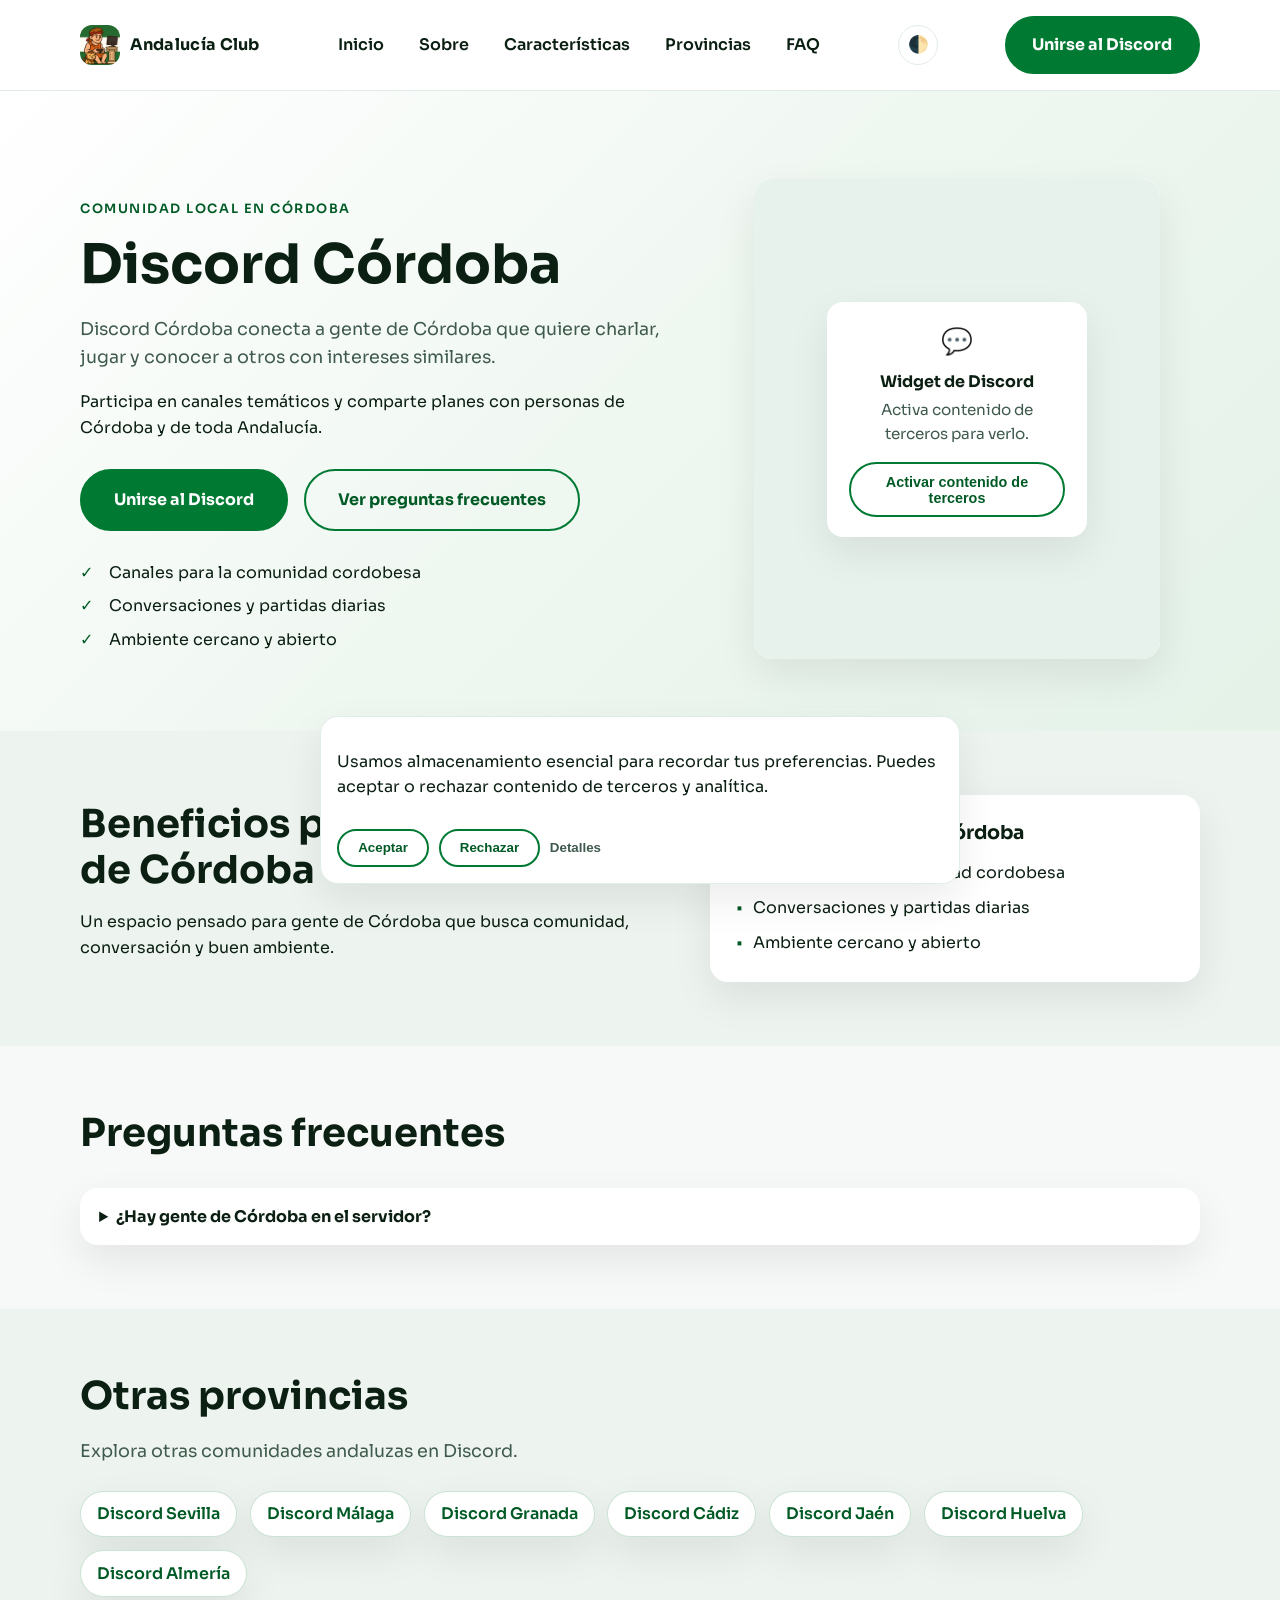
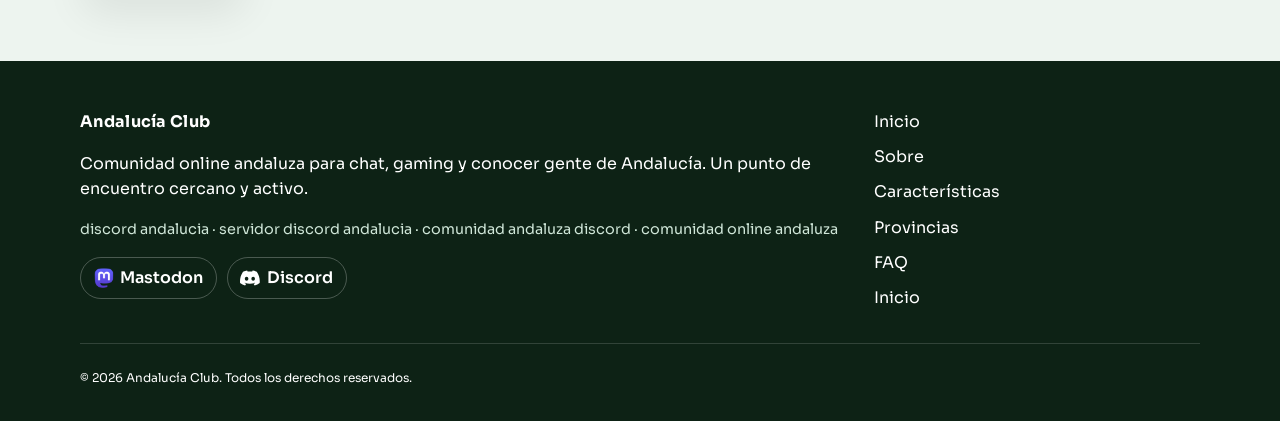
<file: cordoba/index.html>
<!doctype html>
<html lang="es">
<head>
  <meta charset="utf-8">
  <meta name="viewport" content="width=device-width, initial-scale=1">
  <title>Discord Córdoba | Servidor de Discord en Córdoba</title>
  <meta name="description" content="Comunidad Discord Córdoba para chat, gaming y conocer gente. Únete al servidor de Discord con personas de Córdoba y de toda Andalucía.">
  <meta name="robots" content="index, follow">
  <meta name="theme-color" content="#007A33">
  <!-- Google Tag Manager -->
  <script type="text/plain" data-consent="analytics">(function(w,d,s,l,i){w[l]=w[l]||[];w[l].push({'gtm.start':
  new Date().getTime(),event:'gtm.js'});var f=d.getElementsByTagName(s)[0],
  j=d.createElement(s),dl=l!='dataLayer'?'&l='+l:'';j.async=true;j.src=
  'https://www.googletagmanager.com/gtm.js?id='+i+dl;f.parentNode.insertBefore(j,f);
  })(window,document,'script','dataLayer','GTM-TLN6NXJ3');</script>
  <!-- End Google Tag Manager -->

  <link rel="canonical" href="https://discordandalucia.com/cordoba/">
  <link rel="icon" type="image/png" sizes="32x32" href="/favicon-32.png">
  <link rel="icon" type="image/png" sizes="16x16" href="/favicon-16.png">
  <link rel="apple-touch-icon" sizes="180x180" href="/apple-touch-icon.png">

  <meta property="og:type" content="website">
  <meta property="og:title" content="Discord Córdoba | Servidor de Discord en Córdoba">
  <meta property="og:description" content="Comunidad Discord Córdoba para chat, gaming y conocer gente. Únete al servidor de Discord con personas de Córdoba y de toda Andalucía.">
  <meta property="og:url" content="https://discordandalucia.com/cordoba/">
  <meta property="og:locale" content="es_ES">
  <meta property="og:image" content="https://discordandalucia.com/og-image.png">
  <meta property="og:image:width" content="1200">
  <meta property="og:image:height" content="630">
  <meta property="og:image:alt" content="Ilustración de la comunidad Andalucía Club">

  <meta name="twitter:card" content="summary_large_image">
  <meta name="twitter:title" content="Discord Córdoba | Servidor de Discord en Córdoba">
  <meta name="twitter:description" content="Comunidad Discord Córdoba para chat, gaming y conocer gente. Únete al servidor de Discord con personas de Córdoba y de toda Andalucía.">
  <meta name="twitter:image" content="https://discordandalucia.com/og-image.png">
  <meta name="twitter:image:alt" content="Ilustración de la comunidad Andalucía Club">

  <link rel="preconnect" href="https://fonts.googleapis.com">
  <link rel="preconnect" href="https://fonts.gstatic.com" crossorigin>
  <link href="https://fonts.googleapis.com/css2?family=Sora:wght@400;600;700&display=swap" rel="stylesheet">

  <link rel="stylesheet" href="/styles.css">

  <script type="application/ld+json">
  {
    "@context": "https://schema.org",
    "@type": "Organization",
    "name": "Andalucía Club",
    "url": "https://discordandalucia.com/",
    "alternateName": [
      "Andalucía Club",
      "Servidor Discord Andalucia",
      "Comunidad Andaluza Discord"
    ],
    "areaServed": {
      "@type": "AdministrativeArea",
      "name": "Andalucía"
    },
    "address": {
      "@type": "PostalAddress",
      "addressRegion": "Andalucía",
      "addressCountry": "ES"
    }
  }
  </script>
  <script type="application/ld+json">
  {
    "@context": "https://schema.org",
    "@type": "FAQPage",
    "mainEntity": [
      {
        "@type": "Question",
        "name": "¿Hay gente de Córdoba en el servidor?",
        "acceptedAnswer": {
          "@type": "Answer",
          "text": "Sí, hay personas de Córdoba y de otras provincias andaluzas, además de miembros de fuera del país."
        }
      }
    ]
  }
  </script>
</head>
<body>
  <a class="skip-link" href="#contenido">Saltar al contenido</a>

  <header class="site-header" id="inicio">
    <div class="container header-inner">
      <div class="brand" aria-label="Andalucía Club">
        <img src="/logo-96.png" alt="Icono de Andalucía Club" width="40" height="40" decoding="async">
        <span>Andalucía Club</span>
      </div>
      <button class="nav-toggle" type="button" id="nav-toggle" aria-expanded="false" aria-controls="primary-nav">
        <span class="nav-toggle-icon" aria-hidden="true">☰</span>
        <span class="sr-only">Abrir menú</span>
      </button>
      <nav class="nav" id="primary-nav" aria-label="Navegación principal">

        <a href="/">Inicio</a>
        <a href="/index.html#sobre">Sobre</a>
        <a href="/index.html#features">Características</a>
        <a href="/index.html#provincias">Provincias</a>
        <a href="/index.html#faq">FAQ</a>
        <a class="btn btn-primary nav-cta" href="https://discord.gg/S4X8MJ3Yp5" target="_blank" rel="noopener noreferrer">Unirse al Discord</a>
      </nav>
      <button class="theme-toggle" type="button" id="theme-toggle" aria-label="Tema: automático" title="Tema: automático">
        <span class="theme-icon" aria-hidden="true">🌓</span>
        <span class="sr-only">Tema: automático</span>
      </button>
      <a class="btn btn-primary header-cta" href="https://discord.gg/S4X8MJ3Yp5" target="_blank" rel="noopener noreferrer">Unirse al Discord</a>
    </div>
  </header>

  <main id="contenido">
    <section class="hero">
      <div class="container hero-grid">
        <div>
          <p class="eyebrow">Comunidad local en Córdoba</p>
          <h1>Discord Córdoba</h1>
          <p class="lead">Discord Córdoba conecta a gente de Córdoba que quiere charlar, jugar y conocer a otros con intereses similares.</p>
          <p>Participa en canales temáticos y comparte planes con personas de Córdoba y de toda Andalucía.</p>
          <div class="cta-group">
            <a class="btn btn-primary btn-lg" href="https://discord.gg/S4X8MJ3Yp5" target="_blank" rel="noopener noreferrer">Unirse al Discord</a>
            <a class="btn btn-ghost btn-lg" href="/index.html#faq">Ver preguntas frecuentes</a>
          </div>
          <ul class="hero-highlights" aria-label="Lo que encontrarás">
            <li>Canales para la comunidad cordobesa</li>
            <li>Conversaciones y partidas diarias</li>
            <li>Ambiente cercano y abierto</li>
          </ul>
        </div>
        <figure class="flag-card">
          <div id="discord-widget" class="widget-frame widget-hero" aria-live="polite">
            <div class="widget-placeholder" id="discord-widget-placeholder">
              <div class="widget-placeholder-icon" aria-hidden="true">💬</div>
              <p class="widget-placeholder-title">Widget de Discord</p>
              <p class="muted widget-placeholder-text">Activa contenido de terceros para verlo.</p>
              <button class="btn btn-ghost btn-sm" type="button" id="cookie-enable-third-party">Activar contenido de terceros</button>
            </div>
          </div>
          <template id="discord-widget-template">
            <iframe src="https://discord.com/widget?id=1447334775189803050&theme=dark" width="350" height="500" allowtransparency="true" frameborder="0" sandbox="allow-popups allow-popups-to-escape-sandbox allow-same-origin allow-scripts"></iframe>
          </template>
        </figure>
      </div>
    </section>

    <section class="section alt">
      <div class="container split">
        <div>
          <h2>Beneficios para la comunidad de Córdoba</h2>
          <p>Un espacio pensado para gente de Córdoba que busca comunidad, conversación y buen ambiente.</p>
        </div>
        <div class="card">
          <h3>Lo mejor de Discord Córdoba</h3>
          <ul class="checklist">
            <li>Canales para la comunidad cordobesa</li>
            <li>Conversaciones y partidas diarias</li>
            <li>Ambiente cercano y abierto</li>
          </ul>
        </div>
      </div>
    </section>

    <section class="section">
      <div class="container">
        <h2>Preguntas frecuentes</h2>
        <div class="faq">
          <details>
            <summary>¿Hay gente de Córdoba en el servidor?</summary>
            <p>Sí, hay personas de Córdoba y de otras provincias andaluzas, además de miembros de fuera del país.</p>
          </details>
        </div>
      </div>
    </section>

    <section class="section alt">
      <div class="container">
        <h2>Otras provincias</h2>
        <p class="lead">Explora otras comunidades andaluzas en Discord.</p>
        <div class="other-provinces">
          <a class="province-pill" href="/sevilla/">Discord Sevilla</a>
          <a class="province-pill" href="/malaga/">Discord Málaga</a>
          <a class="province-pill" href="/granada/">Discord Granada</a>
          <a class="province-pill" href="/cadiz/">Discord Cádiz</a>
          <a class="province-pill" href="/jaen/">Discord Jaén</a>
          <a class="province-pill" href="/huelva/">Discord Huelva</a>
          <a class="province-pill" href="/almeria/">Discord Almería</a>
        </div>
      </div>
    </section>
  </main>

  <footer class="footer">
    <div class="container footer-grid">
      <div>
        <div class="brand">Andalucía Club</div>
        <p>Comunidad online andaluza para chat, gaming y conocer gente de Andalucía. Un punto de encuentro cercano y activo.</p>
        <p class="keywords">discord andalucia · servidor discord andalucia · comunidad andaluza discord · comunidad online andaluza</p>
        <div class="socials" aria-label="Redes sociales">
          <a class="social-link" href="https://anda.lu" rel="me noopener noreferrer" target="_blank">
            <img src="/mastodon-icon.png" alt="" width="20" height="20" loading="lazy" decoding="async">
            <span>Mastodon</span>
          </a>
          <a class="social-link" href="https://discord.gg/S4X8MJ3Yp5" target="_blank" rel="noopener noreferrer">
            <img src="/discord-icon.svg" alt="" width="20" height="20" loading="lazy" decoding="async">
            <span>Discord</span>
          </a>
        </div>
      </div>
      <nav class="footer-nav" aria-label="Enlaces internos">

        <a href="/">Inicio</a>
        <a href="/index.html#sobre">Sobre</a>
        <a href="/index.html#features">Características</a>
        <a href="/index.html#provincias">Provincias</a>
        <a href="/index.html#faq">FAQ</a>
        <a href="#inicio">Inicio</a>
      </nav>
    </div>
    <div class="container footer-bottom">
      <small>© <span id="year"></span> Andalucía Club. Todos los derechos reservados.</small>
    </div>
  </footer>

  <div class="cookie-banner" id="cookie-banner" role="region" aria-label="Aviso de cookies" hidden>
    <div class="cookie-banner-inner">
      <p>Usamos almacenamiento esencial para recordar tus preferencias. Puedes aceptar o rechazar contenido de terceros y analítica.</p>
      <div class="cookie-actions">
        <button class="cookie-btn" type="button" data-consent="accept">Aceptar</button>
        <button class="cookie-btn" type="button" data-consent="reject">Rechazar</button>
        <button class="cookie-link" type="button" id="cookie-details">Detalles</button>
      </div>
    </div>
  </div>

  <div class="cookie-modal" id="cookie-modal" role="dialog" aria-modal="true" aria-labelledby="cookie-modal-title" hidden>
    <div class="cookie-modal-content">
      <div class="cookie-modal-header">
        <h3 id="cookie-modal-title">Preferencias de cookies</h3>
        <button class="cookie-modal-close" type="button" id="cookie-modal-close" aria-label="Cerrar">×</button>
      </div>
      <p>Este sitio usa almacenamiento esencial para funcionamiento básico. Los contenidos de terceros y la analítica se activan solo con tu consentimiento.</p>
      <ul class="cookie-list">
        <li><strong>Necesarias:</strong> siempre activas para recordar tu tema y tu elección de cookies.</li>
        <li><strong>Terceros:</strong> embebidos externos como widgets.</li>
        <li><strong>Analítica:</strong> medición de uso (por ejemplo, Google Analytics).</li>
      </ul>
      <div class="cookie-actions">
        <button class="cookie-btn" type="button" data-consent="accept">Aceptar todo</button>
        <button class="cookie-btn" type="button" data-consent="reject">Rechazar no esenciales</button>
      </div>
    </div>
  </div>

  <script src="/script.js" defer></script>
</body>
</html>
</file>
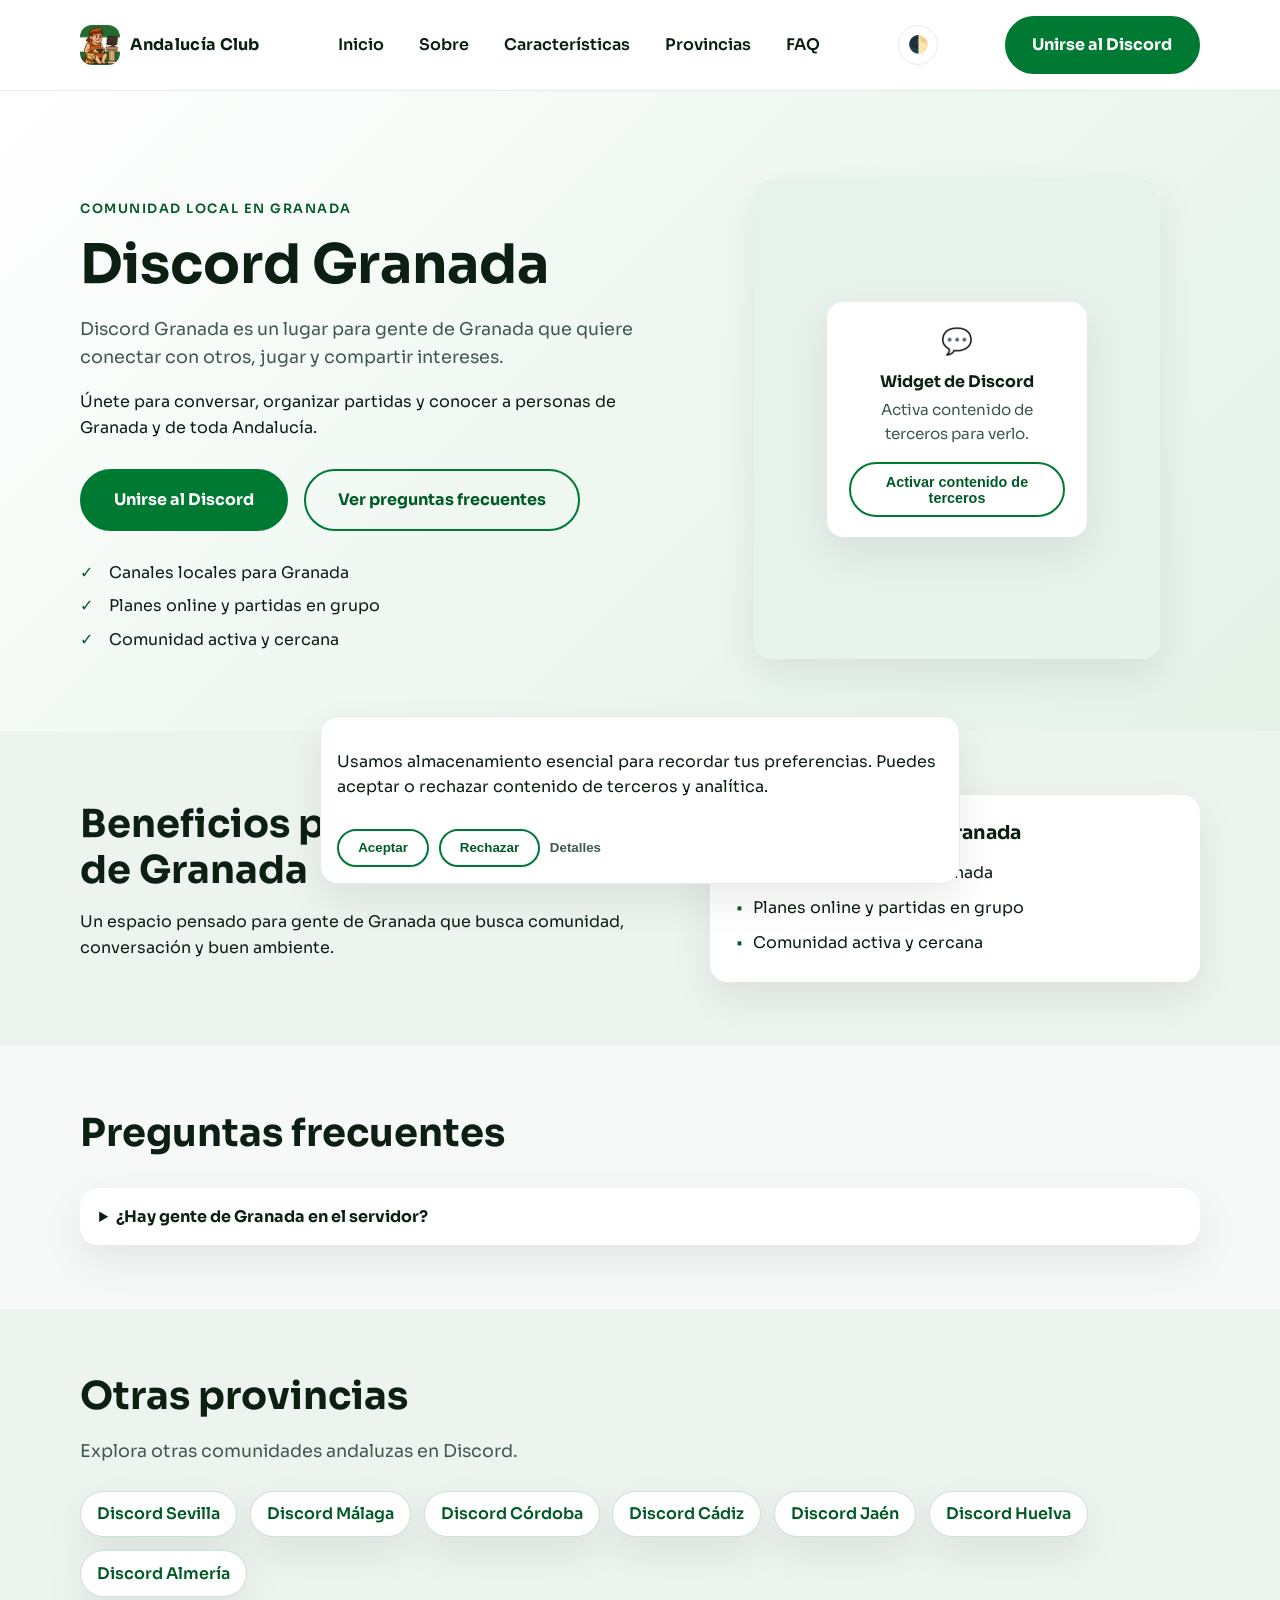
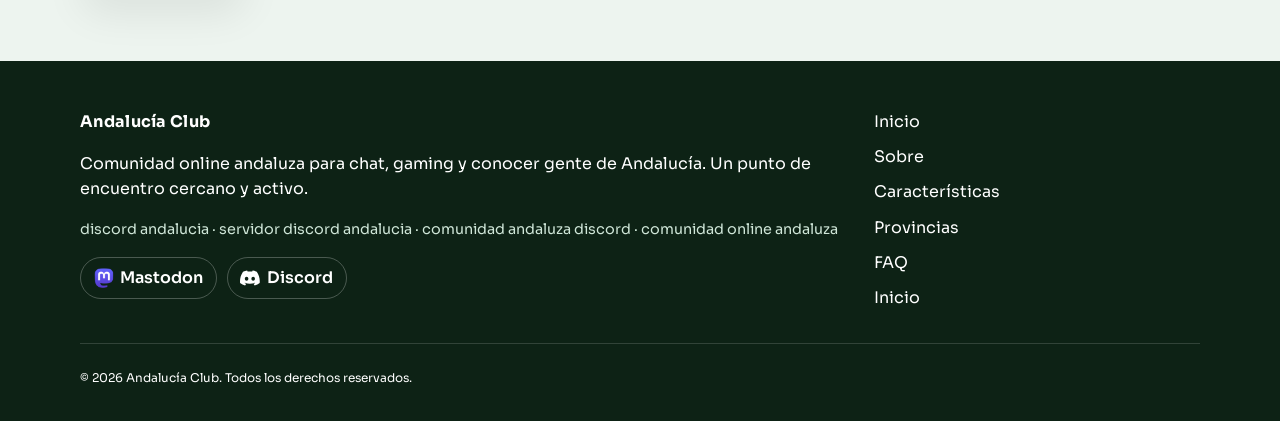
<file: granada/index.html>
<!doctype html>
<html lang="es">
<head>
  <meta charset="utf-8">
  <meta name="viewport" content="width=device-width, initial-scale=1">
  <title>Discord Granada | Servidor de Discord en Granada</title>
  <meta name="description" content="Comunidad Discord Granada para chat, gaming y conocer gente. Únete al servidor de Discord con personas de Granada y de toda Andalucía.">
  <meta name="robots" content="index, follow">
  <meta name="theme-color" content="#007A33">
  <!-- Google Tag Manager -->
  <script type="text/plain" data-consent="analytics">(function(w,d,s,l,i){w[l]=w[l]||[];w[l].push({'gtm.start':
  new Date().getTime(),event:'gtm.js'});var f=d.getElementsByTagName(s)[0],
  j=d.createElement(s),dl=l!='dataLayer'?'&l='+l:'';j.async=true;j.src=
  'https://www.googletagmanager.com/gtm.js?id='+i+dl;f.parentNode.insertBefore(j,f);
  })(window,document,'script','dataLayer','GTM-TLN6NXJ3');</script>
  <!-- End Google Tag Manager -->

  <link rel="canonical" href="https://discordandalucia.com/granada/">
  <link rel="icon" type="image/png" sizes="32x32" href="/favicon-32.png">
  <link rel="icon" type="image/png" sizes="16x16" href="/favicon-16.png">
  <link rel="apple-touch-icon" sizes="180x180" href="/apple-touch-icon.png">

  <meta property="og:type" content="website">
  <meta property="og:title" content="Discord Granada | Servidor de Discord en Granada">
  <meta property="og:description" content="Comunidad Discord Granada para chat, gaming y conocer gente. Únete al servidor de Discord con personas de Granada y de toda Andalucía.">
  <meta property="og:url" content="https://discordandalucia.com/granada/">
  <meta property="og:locale" content="es_ES">
  <meta property="og:image" content="https://discordandalucia.com/og-image.png">
  <meta property="og:image:width" content="1200">
  <meta property="og:image:height" content="630">
  <meta property="og:image:alt" content="Ilustración de la comunidad Andalucía Club">

  <meta name="twitter:card" content="summary_large_image">
  <meta name="twitter:title" content="Discord Granada | Servidor de Discord en Granada">
  <meta name="twitter:description" content="Comunidad Discord Granada para chat, gaming y conocer gente. Únete al servidor de Discord con personas de Granada y de toda Andalucía.">
  <meta name="twitter:image" content="https://discordandalucia.com/og-image.png">
  <meta name="twitter:image:alt" content="Ilustración de la comunidad Andalucía Club">

  <link rel="preconnect" href="https://fonts.googleapis.com">
  <link rel="preconnect" href="https://fonts.gstatic.com" crossorigin>
  <link href="https://fonts.googleapis.com/css2?family=Sora:wght@400;600;700&display=swap" rel="stylesheet">

  <link rel="stylesheet" href="/styles.css">

  <script type="application/ld+json">
  {
    "@context": "https://schema.org",
    "@type": "Organization",
    "name": "Andalucía Club",
    "url": "https://discordandalucia.com/",
    "alternateName": [
      "Andalucía Club",
      "Servidor Discord Andalucia",
      "Comunidad Andaluza Discord"
    ],
    "areaServed": {
      "@type": "AdministrativeArea",
      "name": "Andalucía"
    },
    "address": {
      "@type": "PostalAddress",
      "addressRegion": "Andalucía",
      "addressCountry": "ES"
    }
  }
  </script>
  <script type="application/ld+json">
  {
    "@context": "https://schema.org",
    "@type": "FAQPage",
    "mainEntity": [
      {
        "@type": "Question",
        "name": "¿Hay gente de Granada en el servidor?",
        "acceptedAnswer": {
          "@type": "Answer",
          "text": "Sí, hay miembros de Granada, del resto de Andalucía y también de fuera del país."
        }
      }
    ]
  }
  </script>
</head>
<body>
  <a class="skip-link" href="#contenido">Saltar al contenido</a>

  <header class="site-header" id="inicio">
    <div class="container header-inner">
      <div class="brand" aria-label="Andalucía Club">
        <img src="/logo-96.png" alt="Icono de Andalucía Club" width="40" height="40" decoding="async">
        <span>Andalucía Club</span>
      </div>
      <button class="nav-toggle" type="button" id="nav-toggle" aria-expanded="false" aria-controls="primary-nav">
        <span class="nav-toggle-icon" aria-hidden="true">☰</span>
        <span class="sr-only">Abrir menú</span>
      </button>
      <nav class="nav" id="primary-nav" aria-label="Navegación principal">

        <a href="/">Inicio</a>
        <a href="/index.html#sobre">Sobre</a>
        <a href="/index.html#features">Características</a>
        <a href="/index.html#provincias">Provincias</a>
        <a href="/index.html#faq">FAQ</a>
        <a class="btn btn-primary nav-cta" href="https://discord.gg/S4X8MJ3Yp5" target="_blank" rel="noopener noreferrer">Unirse al Discord</a>
      </nav>
      <button class="theme-toggle" type="button" id="theme-toggle" aria-label="Tema: automático" title="Tema: automático">
        <span class="theme-icon" aria-hidden="true">🌓</span>
        <span class="sr-only">Tema: automático</span>
      </button>
      <a class="btn btn-primary header-cta" href="https://discord.gg/S4X8MJ3Yp5" target="_blank" rel="noopener noreferrer">Unirse al Discord</a>
    </div>
  </header>

  <main id="contenido">
    <section class="hero">
      <div class="container hero-grid">
        <div>
          <p class="eyebrow">Comunidad local en Granada</p>
          <h1>Discord Granada</h1>
          <p class="lead">Discord Granada es un lugar para gente de Granada que quiere conectar con otros, jugar y compartir intereses.</p>
          <p>Únete para conversar, organizar partidas y conocer a personas de Granada y de toda Andalucía.</p>
          <div class="cta-group">
            <a class="btn btn-primary btn-lg" href="https://discord.gg/S4X8MJ3Yp5" target="_blank" rel="noopener noreferrer">Unirse al Discord</a>
            <a class="btn btn-ghost btn-lg" href="/index.html#faq">Ver preguntas frecuentes</a>
          </div>
          <ul class="hero-highlights" aria-label="Lo que encontrarás">
            <li>Canales locales para Granada</li>
            <li>Planes online y partidas en grupo</li>
            <li>Comunidad activa y cercana</li>
          </ul>
        </div>
        <figure class="flag-card">
          <div id="discord-widget" class="widget-frame widget-hero" aria-live="polite">
            <div class="widget-placeholder" id="discord-widget-placeholder">
              <div class="widget-placeholder-icon" aria-hidden="true">💬</div>
              <p class="widget-placeholder-title">Widget de Discord</p>
              <p class="muted widget-placeholder-text">Activa contenido de terceros para verlo.</p>
              <button class="btn btn-ghost btn-sm" type="button" id="cookie-enable-third-party">Activar contenido de terceros</button>
            </div>
          </div>
          <template id="discord-widget-template">
            <iframe src="https://discord.com/widget?id=1447334775189803050&theme=dark" width="350" height="500" allowtransparency="true" frameborder="0" sandbox="allow-popups allow-popups-to-escape-sandbox allow-same-origin allow-scripts"></iframe>
          </template>
        </figure>
      </div>
    </section>

    <section class="section alt">
      <div class="container split">
        <div>
          <h2>Beneficios para la comunidad de Granada</h2>
          <p>Un espacio pensado para gente de Granada que busca comunidad, conversación y buen ambiente.</p>
        </div>
        <div class="card">
          <h3>Lo mejor de Discord Granada</h3>
          <ul class="checklist">
            <li>Canales locales para Granada</li>
            <li>Planes online y partidas en grupo</li>
            <li>Comunidad activa y cercana</li>
          </ul>
        </div>
      </div>
    </section>

    <section class="section">
      <div class="container">
        <h2>Preguntas frecuentes</h2>
        <div class="faq">
          <details>
            <summary>¿Hay gente de Granada en el servidor?</summary>
            <p>Sí, hay miembros de Granada, del resto de Andalucía y también de fuera del país.</p>
          </details>
        </div>
      </div>
    </section>

    <section class="section alt">
      <div class="container">
        <h2>Otras provincias</h2>
        <p class="lead">Explora otras comunidades andaluzas en Discord.</p>
        <div class="other-provinces">
          <a class="province-pill" href="/sevilla/">Discord Sevilla</a>
          <a class="province-pill" href="/malaga/">Discord Málaga</a>
          <a class="province-pill" href="/cordoba/">Discord Córdoba</a>
          <a class="province-pill" href="/cadiz/">Discord Cádiz</a>
          <a class="province-pill" href="/jaen/">Discord Jaén</a>
          <a class="province-pill" href="/huelva/">Discord Huelva</a>
          <a class="province-pill" href="/almeria/">Discord Almería</a>
        </div>
      </div>
    </section>
  </main>

  <footer class="footer">
    <div class="container footer-grid">
      <div>
        <div class="brand">Andalucía Club</div>
        <p>Comunidad online andaluza para chat, gaming y conocer gente de Andalucía. Un punto de encuentro cercano y activo.</p>
        <p class="keywords">discord andalucia · servidor discord andalucia · comunidad andaluza discord · comunidad online andaluza</p>
        <div class="socials" aria-label="Redes sociales">
          <a class="social-link" href="https://anda.lu" rel="me noopener noreferrer" target="_blank">
            <img src="/mastodon-icon.png" alt="" width="20" height="20" loading="lazy" decoding="async">
            <span>Mastodon</span>
          </a>
          <a class="social-link" href="https://discord.gg/S4X8MJ3Yp5" target="_blank" rel="noopener noreferrer">
            <img src="/discord-icon.svg" alt="" width="20" height="20" loading="lazy" decoding="async">
            <span>Discord</span>
          </a>
        </div>
      </div>
      <nav class="footer-nav" aria-label="Enlaces internos">

        <a href="/">Inicio</a>
        <a href="/index.html#sobre">Sobre</a>
        <a href="/index.html#features">Características</a>
        <a href="/index.html#provincias">Provincias</a>
        <a href="/index.html#faq">FAQ</a>
        <a href="#inicio">Inicio</a>
      </nav>
    </div>
    <div class="container footer-bottom">
      <small>© <span id="year"></span> Andalucía Club. Todos los derechos reservados.</small>
    </div>
  </footer>

  <div class="cookie-banner" id="cookie-banner" role="region" aria-label="Aviso de cookies" hidden>
    <div class="cookie-banner-inner">
      <p>Usamos almacenamiento esencial para recordar tus preferencias. Puedes aceptar o rechazar contenido de terceros y analítica.</p>
      <div class="cookie-actions">
        <button class="cookie-btn" type="button" data-consent="accept">Aceptar</button>
        <button class="cookie-btn" type="button" data-consent="reject">Rechazar</button>
        <button class="cookie-link" type="button" id="cookie-details">Detalles</button>
      </div>
    </div>
  </div>

  <div class="cookie-modal" id="cookie-modal" role="dialog" aria-modal="true" aria-labelledby="cookie-modal-title" hidden>
    <div class="cookie-modal-content">
      <div class="cookie-modal-header">
        <h3 id="cookie-modal-title">Preferencias de cookies</h3>
        <button class="cookie-modal-close" type="button" id="cookie-modal-close" aria-label="Cerrar">×</button>
      </div>
      <p>Este sitio usa almacenamiento esencial para funcionamiento básico. Los contenidos de terceros y la analítica se activan solo con tu consentimiento.</p>
      <ul class="cookie-list">
        <li><strong>Necesarias:</strong> siempre activas para recordar tu tema y tu elección de cookies.</li>
        <li><strong>Terceros:</strong> embebidos externos como widgets.</li>
        <li><strong>Analítica:</strong> medición de uso (por ejemplo, Google Analytics).</li>
      </ul>
      <div class="cookie-actions">
        <button class="cookie-btn" type="button" data-consent="accept">Aceptar todo</button>
        <button class="cookie-btn" type="button" data-consent="reject">Rechazar no esenciales</button>
      </div>
    </div>
  </div>

  <script src="/script.js" defer></script>
</body>
</html>
</file>
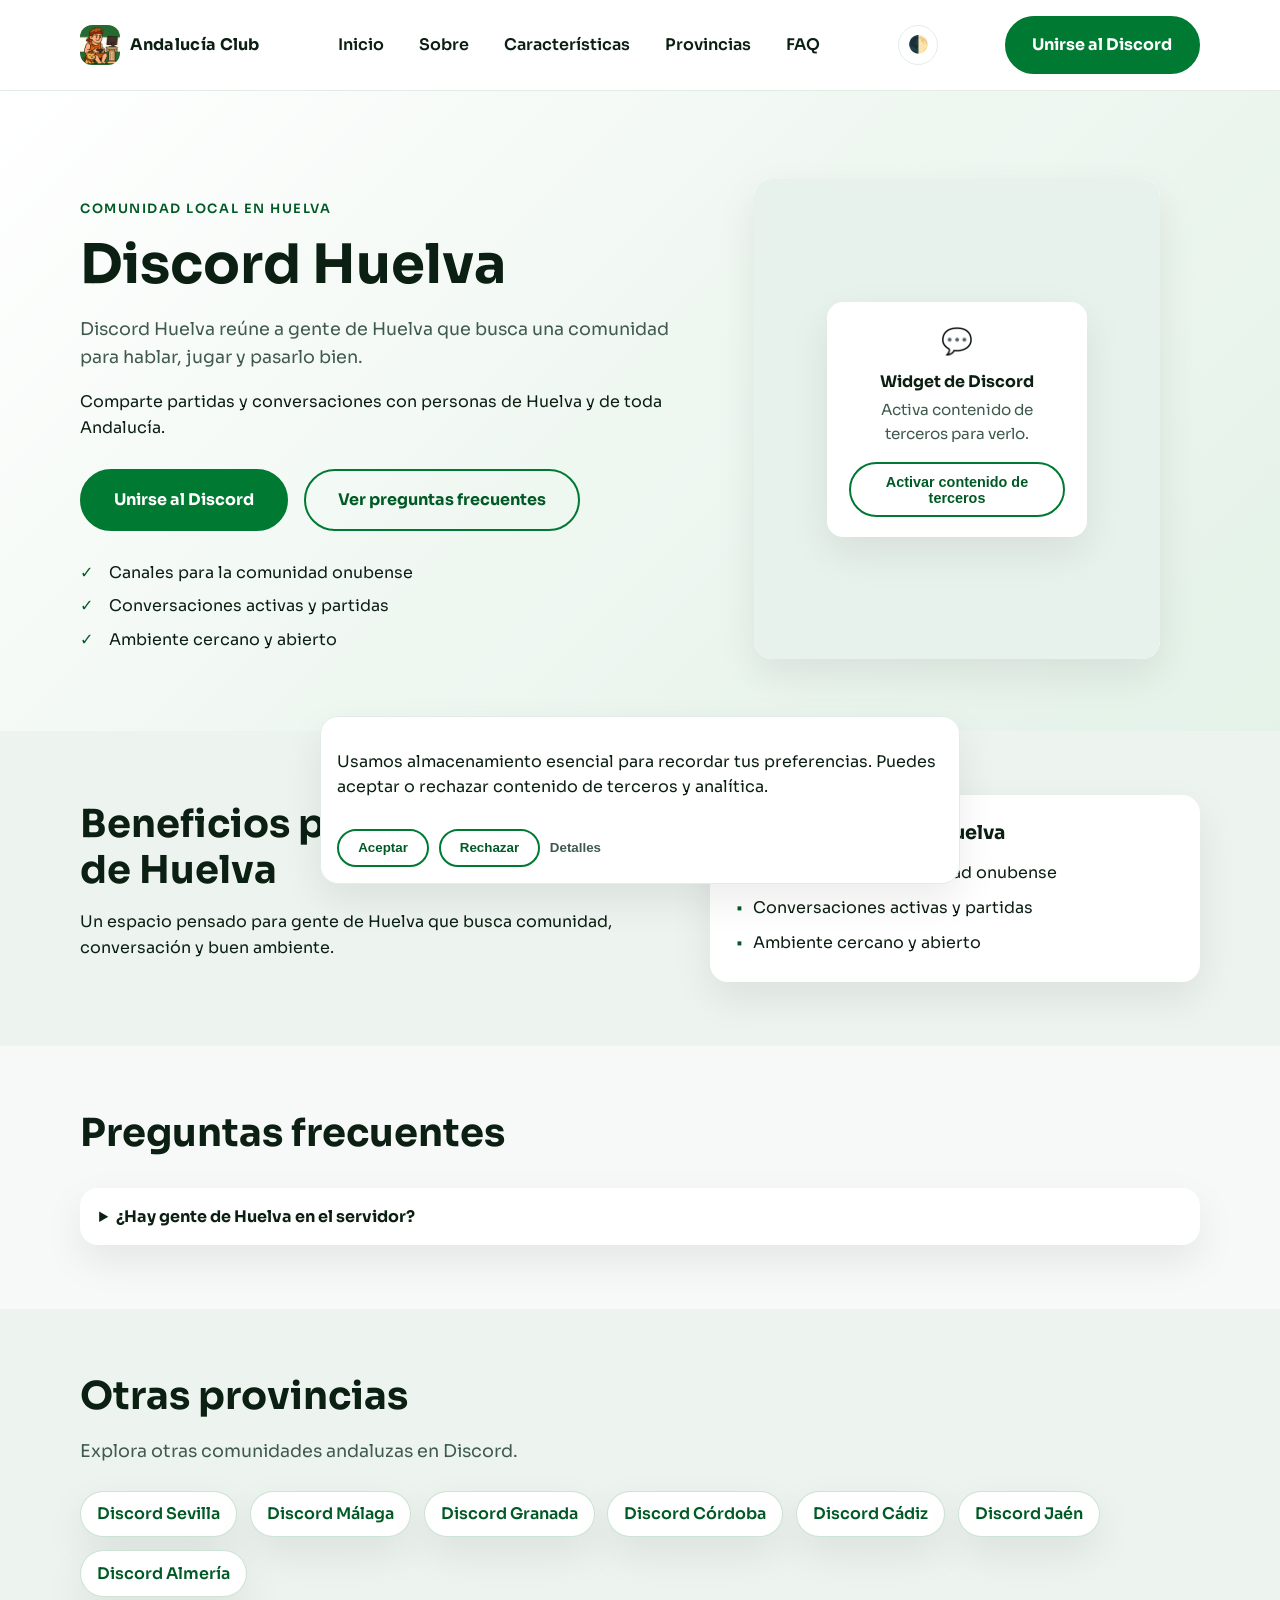
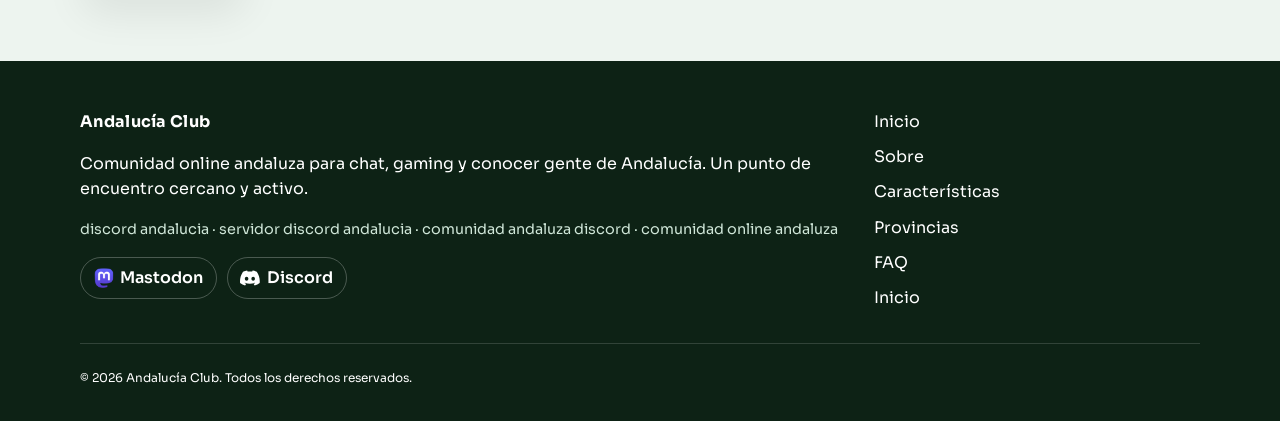
<file: huelva/index.html>
<!doctype html>
<html lang="es">
<head>
  <meta charset="utf-8">
  <meta name="viewport" content="width=device-width, initial-scale=1">
  <title>Discord Huelva | Servidor de Discord en Huelva</title>
  <meta name="description" content="Comunidad Discord Huelva para chat, gaming y conocer gente. Únete al servidor de Discord con personas de Huelva y de toda Andalucía.">
  <meta name="robots" content="index, follow">
  <meta name="theme-color" content="#007A33">
  <!-- Google Tag Manager -->
  <script type="text/plain" data-consent="analytics">(function(w,d,s,l,i){w[l]=w[l]||[];w[l].push({'gtm.start':
  new Date().getTime(),event:'gtm.js'});var f=d.getElementsByTagName(s)[0],
  j=d.createElement(s),dl=l!='dataLayer'?'&l='+l:'';j.async=true;j.src=
  'https://www.googletagmanager.com/gtm.js?id='+i+dl;f.parentNode.insertBefore(j,f);
  })(window,document,'script','dataLayer','GTM-TLN6NXJ3');</script>
  <!-- End Google Tag Manager -->

  <link rel="canonical" href="https://discordandalucia.com/huelva/">
  <link rel="icon" type="image/png" sizes="32x32" href="/favicon-32.png">
  <link rel="icon" type="image/png" sizes="16x16" href="/favicon-16.png">
  <link rel="apple-touch-icon" sizes="180x180" href="/apple-touch-icon.png">

  <meta property="og:type" content="website">
  <meta property="og:title" content="Discord Huelva | Servidor de Discord en Huelva">
  <meta property="og:description" content="Comunidad Discord Huelva para chat, gaming y conocer gente. Únete al servidor de Discord con personas de Huelva y de toda Andalucía.">
  <meta property="og:url" content="https://discordandalucia.com/huelva/">
  <meta property="og:locale" content="es_ES">
  <meta property="og:image" content="https://discordandalucia.com/og-image.png">
  <meta property="og:image:width" content="1200">
  <meta property="og:image:height" content="630">
  <meta property="og:image:alt" content="Ilustración de la comunidad Andalucía Club">

  <meta name="twitter:card" content="summary_large_image">
  <meta name="twitter:title" content="Discord Huelva | Servidor de Discord en Huelva">
  <meta name="twitter:description" content="Comunidad Discord Huelva para chat, gaming y conocer gente. Únete al servidor de Discord con personas de Huelva y de toda Andalucía.">
  <meta name="twitter:image" content="https://discordandalucia.com/og-image.png">
  <meta name="twitter:image:alt" content="Ilustración de la comunidad Andalucía Club">

  <link rel="preconnect" href="https://fonts.googleapis.com">
  <link rel="preconnect" href="https://fonts.gstatic.com" crossorigin>
  <link href="https://fonts.googleapis.com/css2?family=Sora:wght@400;600;700&display=swap" rel="stylesheet">

  <link rel="stylesheet" href="/styles.css">

  <script type="application/ld+json">
  {
    "@context": "https://schema.org",
    "@type": "Organization",
    "name": "Andalucía Club",
    "url": "https://discordandalucia.com/",
    "alternateName": [
      "Andalucía Club",
      "Servidor Discord Andalucia",
      "Comunidad Andaluza Discord"
    ],
    "areaServed": {
      "@type": "AdministrativeArea",
      "name": "Andalucía"
    },
    "address": {
      "@type": "PostalAddress",
      "addressRegion": "Andalucía",
      "addressCountry": "ES"
    }
  }
  </script>
  <script type="application/ld+json">
  {
    "@context": "https://schema.org",
    "@type": "FAQPage",
    "mainEntity": [
      {
        "@type": "Question",
        "name": "¿Hay gente de Huelva en el servidor?",
        "acceptedAnswer": {
          "@type": "Answer",
          "text": "Sí, hay miembros de Huelva, del resto de Andalucía y también de fuera del país."
        }
      }
    ]
  }
  </script>
</head>
<body>
  <a class="skip-link" href="#contenido">Saltar al contenido</a>

  <header class="site-header" id="inicio">
    <div class="container header-inner">
      <div class="brand" aria-label="Andalucía Club">
        <img src="/logo-96.png" alt="Icono de Andalucía Club" width="40" height="40" decoding="async">
        <span>Andalucía Club</span>
      </div>
      <button class="nav-toggle" type="button" id="nav-toggle" aria-expanded="false" aria-controls="primary-nav">
        <span class="nav-toggle-icon" aria-hidden="true">☰</span>
        <span class="sr-only">Abrir menú</span>
      </button>
      <nav class="nav" id="primary-nav" aria-label="Navegación principal">

        <a href="/">Inicio</a>
        <a href="/index.html#sobre">Sobre</a>
        <a href="/index.html#features">Características</a>
        <a href="/index.html#provincias">Provincias</a>
        <a href="/index.html#faq">FAQ</a>
        <a class="btn btn-primary nav-cta" href="https://discord.gg/S4X8MJ3Yp5" target="_blank" rel="noopener noreferrer">Unirse al Discord</a>
      </nav>
      <button class="theme-toggle" type="button" id="theme-toggle" aria-label="Tema: automático" title="Tema: automático">
        <span class="theme-icon" aria-hidden="true">🌓</span>
        <span class="sr-only">Tema: automático</span>
      </button>
      <a class="btn btn-primary header-cta" href="https://discord.gg/S4X8MJ3Yp5" target="_blank" rel="noopener noreferrer">Unirse al Discord</a>
    </div>
  </header>

  <main id="contenido">
    <section class="hero">
      <div class="container hero-grid">
        <div>
          <p class="eyebrow">Comunidad local en Huelva</p>
          <h1>Discord Huelva</h1>
          <p class="lead">Discord Huelva reúne a gente de Huelva que busca una comunidad para hablar, jugar y pasarlo bien.</p>
          <p>Comparte partidas y conversaciones con personas de Huelva y de toda Andalucía.</p>
          <div class="cta-group">
            <a class="btn btn-primary btn-lg" href="https://discord.gg/S4X8MJ3Yp5" target="_blank" rel="noopener noreferrer">Unirse al Discord</a>
            <a class="btn btn-ghost btn-lg" href="/index.html#faq">Ver preguntas frecuentes</a>
          </div>
          <ul class="hero-highlights" aria-label="Lo que encontrarás">
            <li>Canales para la comunidad onubense</li>
            <li>Conversaciones activas y partidas</li>
            <li>Ambiente cercano y abierto</li>
          </ul>
        </div>
        <figure class="flag-card">
          <div id="discord-widget" class="widget-frame widget-hero" aria-live="polite">
            <div class="widget-placeholder" id="discord-widget-placeholder">
              <div class="widget-placeholder-icon" aria-hidden="true">💬</div>
              <p class="widget-placeholder-title">Widget de Discord</p>
              <p class="muted widget-placeholder-text">Activa contenido de terceros para verlo.</p>
              <button class="btn btn-ghost btn-sm" type="button" id="cookie-enable-third-party">Activar contenido de terceros</button>
            </div>
          </div>
          <template id="discord-widget-template">
            <iframe src="https://discord.com/widget?id=1447334775189803050&theme=dark" width="350" height="500" allowtransparency="true" frameborder="0" sandbox="allow-popups allow-popups-to-escape-sandbox allow-same-origin allow-scripts"></iframe>
          </template>
        </figure>
      </div>
    </section>

    <section class="section alt">
      <div class="container split">
        <div>
          <h2>Beneficios para la comunidad de Huelva</h2>
          <p>Un espacio pensado para gente de Huelva que busca comunidad, conversación y buen ambiente.</p>
        </div>
        <div class="card">
          <h3>Lo mejor de Discord Huelva</h3>
          <ul class="checklist">
            <li>Canales para la comunidad onubense</li>
            <li>Conversaciones activas y partidas</li>
            <li>Ambiente cercano y abierto</li>
          </ul>
        </div>
      </div>
    </section>

    <section class="section">
      <div class="container">
        <h2>Preguntas frecuentes</h2>
        <div class="faq">
          <details>
            <summary>¿Hay gente de Huelva en el servidor?</summary>
            <p>Sí, hay miembros de Huelva, del resto de Andalucía y también de fuera del país.</p>
          </details>
        </div>
      </div>
    </section>

    <section class="section alt">
      <div class="container">
        <h2>Otras provincias</h2>
        <p class="lead">Explora otras comunidades andaluzas en Discord.</p>
        <div class="other-provinces">
          <a class="province-pill" href="/sevilla/">Discord Sevilla</a>
          <a class="province-pill" href="/malaga/">Discord Málaga</a>
          <a class="province-pill" href="/granada/">Discord Granada</a>
          <a class="province-pill" href="/cordoba/">Discord Córdoba</a>
          <a class="province-pill" href="/cadiz/">Discord Cádiz</a>
          <a class="province-pill" href="/jaen/">Discord Jaén</a>
          <a class="province-pill" href="/almeria/">Discord Almería</a>
        </div>
      </div>
    </section>
  </main>

  <footer class="footer">
    <div class="container footer-grid">
      <div>
        <div class="brand">Andalucía Club</div>
        <p>Comunidad online andaluza para chat, gaming y conocer gente de Andalucía. Un punto de encuentro cercano y activo.</p>
        <p class="keywords">discord andalucia · servidor discord andalucia · comunidad andaluza discord · comunidad online andaluza</p>
        <div class="socials" aria-label="Redes sociales">
          <a class="social-link" href="https://anda.lu" rel="me noopener noreferrer" target="_blank">
            <img src="/mastodon-icon.png" alt="" width="20" height="20" loading="lazy" decoding="async">
            <span>Mastodon</span>
          </a>
          <a class="social-link" href="https://discord.gg/S4X8MJ3Yp5" target="_blank" rel="noopener noreferrer">
            <img src="/discord-icon.svg" alt="" width="20" height="20" loading="lazy" decoding="async">
            <span>Discord</span>
          </a>
        </div>
      </div>
      <nav class="footer-nav" aria-label="Enlaces internos">

        <a href="/">Inicio</a>
        <a href="/index.html#sobre">Sobre</a>
        <a href="/index.html#features">Características</a>
        <a href="/index.html#provincias">Provincias</a>
        <a href="/index.html#faq">FAQ</a>
        <a href="#inicio">Inicio</a>
      </nav>
    </div>
    <div class="container footer-bottom">
      <small>© <span id="year"></span> Andalucía Club. Todos los derechos reservados.</small>
    </div>
  </footer>

  <div class="cookie-banner" id="cookie-banner" role="region" aria-label="Aviso de cookies" hidden>
    <div class="cookie-banner-inner">
      <p>Usamos almacenamiento esencial para recordar tus preferencias. Puedes aceptar o rechazar contenido de terceros y analítica.</p>
      <div class="cookie-actions">
        <button class="cookie-btn" type="button" data-consent="accept">Aceptar</button>
        <button class="cookie-btn" type="button" data-consent="reject">Rechazar</button>
        <button class="cookie-link" type="button" id="cookie-details">Detalles</button>
      </div>
    </div>
  </div>

  <div class="cookie-modal" id="cookie-modal" role="dialog" aria-modal="true" aria-labelledby="cookie-modal-title" hidden>
    <div class="cookie-modal-content">
      <div class="cookie-modal-header">
        <h3 id="cookie-modal-title">Preferencias de cookies</h3>
        <button class="cookie-modal-close" type="button" id="cookie-modal-close" aria-label="Cerrar">×</button>
      </div>
      <p>Este sitio usa almacenamiento esencial para funcionamiento básico. Los contenidos de terceros y la analítica se activan solo con tu consentimiento.</p>
      <ul class="cookie-list">
        <li><strong>Necesarias:</strong> siempre activas para recordar tu tema y tu elección de cookies.</li>
        <li><strong>Terceros:</strong> embebidos externos como widgets.</li>
        <li><strong>Analítica:</strong> medición de uso (por ejemplo, Google Analytics).</li>
      </ul>
      <div class="cookie-actions">
        <button class="cookie-btn" type="button" data-consent="accept">Aceptar todo</button>
        <button class="cookie-btn" type="button" data-consent="reject">Rechazar no esenciales</button>
      </div>
    </div>
  </div>

  <script src="/script.js" defer></script>
</body>
</html>
</file>
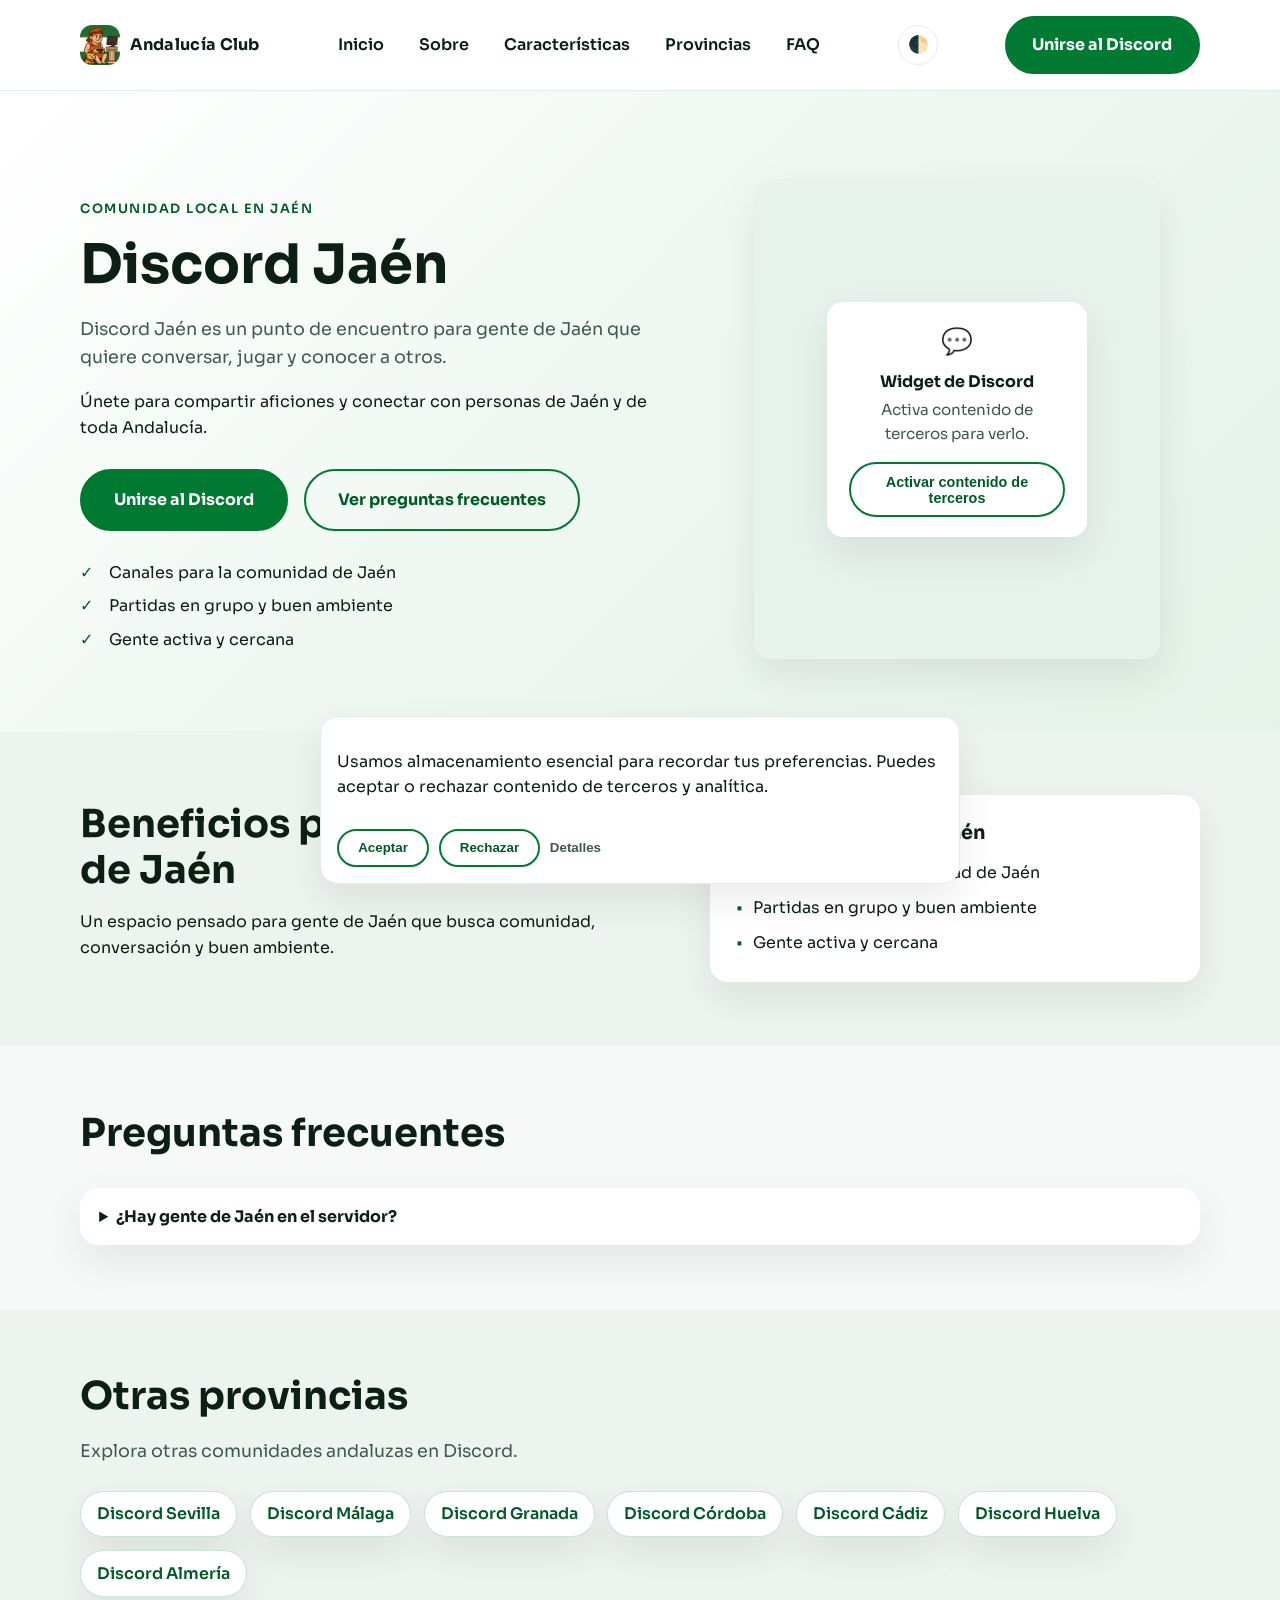
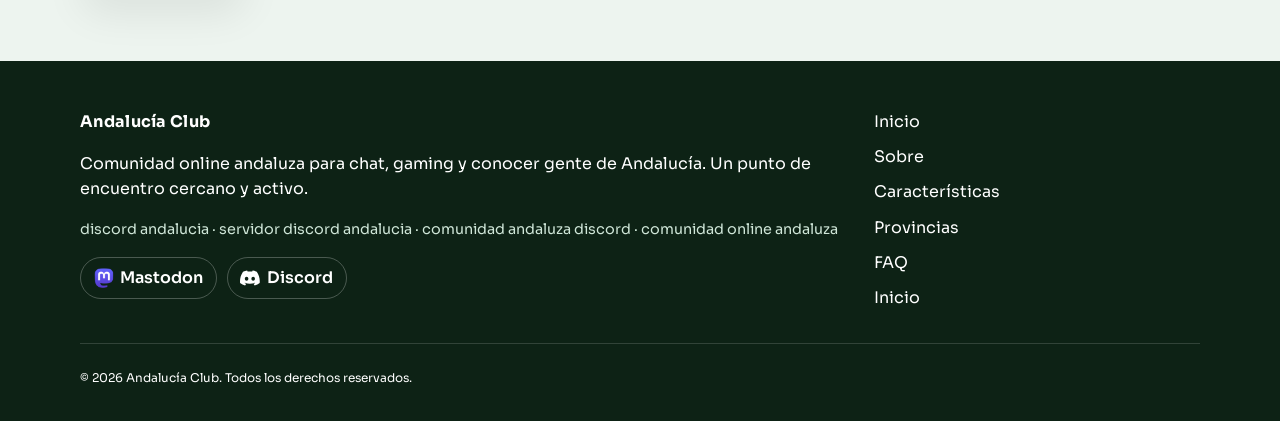
<file: jaen/index.html>
<!doctype html>
<html lang="es">
<head>
  <meta charset="utf-8">
  <meta name="viewport" content="width=device-width, initial-scale=1">
  <title>Discord Jaén | Servidor de Discord en Jaén</title>
  <meta name="description" content="Comunidad Discord Jaén para chat, gaming y conocer gente. Únete al servidor de Discord con personas de Jaén y de toda Andalucía.">
  <meta name="robots" content="index, follow">
  <meta name="theme-color" content="#007A33">
  <!-- Google Tag Manager -->
  <script type="text/plain" data-consent="analytics">(function(w,d,s,l,i){w[l]=w[l]||[];w[l].push({'gtm.start':
  new Date().getTime(),event:'gtm.js'});var f=d.getElementsByTagName(s)[0],
  j=d.createElement(s),dl=l!='dataLayer'?'&l='+l:'';j.async=true;j.src=
  'https://www.googletagmanager.com/gtm.js?id='+i+dl;f.parentNode.insertBefore(j,f);
  })(window,document,'script','dataLayer','GTM-TLN6NXJ3');</script>
  <!-- End Google Tag Manager -->

  <link rel="canonical" href="https://discordandalucia.com/jaen/">
  <link rel="icon" type="image/png" sizes="32x32" href="/favicon-32.png">
  <link rel="icon" type="image/png" sizes="16x16" href="/favicon-16.png">
  <link rel="apple-touch-icon" sizes="180x180" href="/apple-touch-icon.png">

  <meta property="og:type" content="website">
  <meta property="og:title" content="Discord Jaén | Servidor de Discord en Jaén">
  <meta property="og:description" content="Comunidad Discord Jaén para chat, gaming y conocer gente. Únete al servidor de Discord con personas de Jaén y de toda Andalucía.">
  <meta property="og:url" content="https://discordandalucia.com/jaen/">
  <meta property="og:locale" content="es_ES">
  <meta property="og:image" content="https://discordandalucia.com/og-image.png">
  <meta property="og:image:width" content="1200">
  <meta property="og:image:height" content="630">
  <meta property="og:image:alt" content="Ilustración de la comunidad Andalucía Club">

  <meta name="twitter:card" content="summary_large_image">
  <meta name="twitter:title" content="Discord Jaén | Servidor de Discord en Jaén">
  <meta name="twitter:description" content="Comunidad Discord Jaén para chat, gaming y conocer gente. Únete al servidor de Discord con personas de Jaén y de toda Andalucía.">
  <meta name="twitter:image" content="https://discordandalucia.com/og-image.png">
  <meta name="twitter:image:alt" content="Ilustración de la comunidad Andalucía Club">

  <link rel="preconnect" href="https://fonts.googleapis.com">
  <link rel="preconnect" href="https://fonts.gstatic.com" crossorigin>
  <link href="https://fonts.googleapis.com/css2?family=Sora:wght@400;600;700&display=swap" rel="stylesheet">

  <link rel="stylesheet" href="/styles.css">

  <script type="application/ld+json">
  {
    "@context": "https://schema.org",
    "@type": "Organization",
    "name": "Andalucía Club",
    "url": "https://discordandalucia.com/",
    "alternateName": [
      "Andalucía Club",
      "Servidor Discord Andalucia",
      "Comunidad Andaluza Discord"
    ],
    "areaServed": {
      "@type": "AdministrativeArea",
      "name": "Andalucía"
    },
    "address": {
      "@type": "PostalAddress",
      "addressRegion": "Andalucía",
      "addressCountry": "ES"
    }
  }
  </script>
  <script type="application/ld+json">
  {
    "@context": "https://schema.org",
    "@type": "FAQPage",
    "mainEntity": [
      {
        "@type": "Question",
        "name": "¿Hay gente de Jaén en el servidor?",
        "acceptedAnswer": {
          "@type": "Answer",
          "text": "Sí, hay personas de Jaén y de otras provincias andaluzas, además de miembros de fuera del país."
        }
      }
    ]
  }
  </script>
</head>
<body>
  <a class="skip-link" href="#contenido">Saltar al contenido</a>

  <header class="site-header" id="inicio">
    <div class="container header-inner">
      <div class="brand" aria-label="Andalucía Club">
        <img src="/logo-96.png" alt="Icono de Andalucía Club" width="40" height="40" decoding="async">
        <span>Andalucía Club</span>
      </div>
      <button class="nav-toggle" type="button" id="nav-toggle" aria-expanded="false" aria-controls="primary-nav">
        <span class="nav-toggle-icon" aria-hidden="true">☰</span>
        <span class="sr-only">Abrir menú</span>
      </button>
      <nav class="nav" id="primary-nav" aria-label="Navegación principal">

        <a href="/">Inicio</a>
        <a href="/index.html#sobre">Sobre</a>
        <a href="/index.html#features">Características</a>
        <a href="/index.html#provincias">Provincias</a>
        <a href="/index.html#faq">FAQ</a>
        <a class="btn btn-primary nav-cta" href="https://discord.gg/S4X8MJ3Yp5" target="_blank" rel="noopener noreferrer">Unirse al Discord</a>
      </nav>
      <button class="theme-toggle" type="button" id="theme-toggle" aria-label="Tema: automático" title="Tema: automático">
        <span class="theme-icon" aria-hidden="true">🌓</span>
        <span class="sr-only">Tema: automático</span>
      </button>
      <a class="btn btn-primary header-cta" href="https://discord.gg/S4X8MJ3Yp5" target="_blank" rel="noopener noreferrer">Unirse al Discord</a>
    </div>
  </header>

  <main id="contenido">
    <section class="hero">
      <div class="container hero-grid">
        <div>
          <p class="eyebrow">Comunidad local en Jaén</p>
          <h1>Discord Jaén</h1>
          <p class="lead">Discord Jaén es un punto de encuentro para gente de Jaén que quiere conversar, jugar y conocer a otros.</p>
          <p>Únete para compartir aficiones y conectar con personas de Jaén y de toda Andalucía.</p>
          <div class="cta-group">
            <a class="btn btn-primary btn-lg" href="https://discord.gg/S4X8MJ3Yp5" target="_blank" rel="noopener noreferrer">Unirse al Discord</a>
            <a class="btn btn-ghost btn-lg" href="/index.html#faq">Ver preguntas frecuentes</a>
          </div>
          <ul class="hero-highlights" aria-label="Lo que encontrarás">
            <li>Canales para la comunidad de Jaén</li>
            <li>Partidas en grupo y buen ambiente</li>
            <li>Gente activa y cercana</li>
          </ul>
        </div>
        <figure class="flag-card">
          <div id="discord-widget" class="widget-frame widget-hero" aria-live="polite">
            <div class="widget-placeholder" id="discord-widget-placeholder">
              <div class="widget-placeholder-icon" aria-hidden="true">💬</div>
              <p class="widget-placeholder-title">Widget de Discord</p>
              <p class="muted widget-placeholder-text">Activa contenido de terceros para verlo.</p>
              <button class="btn btn-ghost btn-sm" type="button" id="cookie-enable-third-party">Activar contenido de terceros</button>
            </div>
          </div>
          <template id="discord-widget-template">
            <iframe src="https://discord.com/widget?id=1447334775189803050&theme=dark" width="350" height="500" allowtransparency="true" frameborder="0" sandbox="allow-popups allow-popups-to-escape-sandbox allow-same-origin allow-scripts"></iframe>
          </template>
        </figure>
      </div>
    </section>

    <section class="section alt">
      <div class="container split">
        <div>
          <h2>Beneficios para la comunidad de Jaén</h2>
          <p>Un espacio pensado para gente de Jaén que busca comunidad, conversación y buen ambiente.</p>
        </div>
        <div class="card">
          <h3>Lo mejor de Discord Jaén</h3>
          <ul class="checklist">
            <li>Canales para la comunidad de Jaén</li>
            <li>Partidas en grupo y buen ambiente</li>
            <li>Gente activa y cercana</li>
          </ul>
        </div>
      </div>
    </section>

    <section class="section">
      <div class="container">
        <h2>Preguntas frecuentes</h2>
        <div class="faq">
          <details>
            <summary>¿Hay gente de Jaén en el servidor?</summary>
            <p>Sí, hay personas de Jaén y de otras provincias andaluzas, además de miembros de fuera del país.</p>
          </details>
        </div>
      </div>
    </section>

    <section class="section alt">
      <div class="container">
        <h2>Otras provincias</h2>
        <p class="lead">Explora otras comunidades andaluzas en Discord.</p>
        <div class="other-provinces">
          <a class="province-pill" href="/sevilla/">Discord Sevilla</a>
          <a class="province-pill" href="/malaga/">Discord Málaga</a>
          <a class="province-pill" href="/granada/">Discord Granada</a>
          <a class="province-pill" href="/cordoba/">Discord Córdoba</a>
          <a class="province-pill" href="/cadiz/">Discord Cádiz</a>
          <a class="province-pill" href="/huelva/">Discord Huelva</a>
          <a class="province-pill" href="/almeria/">Discord Almería</a>
        </div>
      </div>
    </section>
  </main>

  <footer class="footer">
    <div class="container footer-grid">
      <div>
        <div class="brand">Andalucía Club</div>
        <p>Comunidad online andaluza para chat, gaming y conocer gente de Andalucía. Un punto de encuentro cercano y activo.</p>
        <p class="keywords">discord andalucia · servidor discord andalucia · comunidad andaluza discord · comunidad online andaluza</p>
        <div class="socials" aria-label="Redes sociales">
          <a class="social-link" href="https://anda.lu" rel="me noopener noreferrer" target="_blank">
            <img src="/mastodon-icon.png" alt="" width="20" height="20" loading="lazy" decoding="async">
            <span>Mastodon</span>
          </a>
          <a class="social-link" href="https://discord.gg/S4X8MJ3Yp5" target="_blank" rel="noopener noreferrer">
            <img src="/discord-icon.svg" alt="" width="20" height="20" loading="lazy" decoding="async">
            <span>Discord</span>
          </a>
        </div>
      </div>
      <nav class="footer-nav" aria-label="Enlaces internos">

        <a href="/">Inicio</a>
        <a href="/index.html#sobre">Sobre</a>
        <a href="/index.html#features">Características</a>
        <a href="/index.html#provincias">Provincias</a>
        <a href="/index.html#faq">FAQ</a>
        <a href="#inicio">Inicio</a>
      </nav>
    </div>
    <div class="container footer-bottom">
      <small>© <span id="year"></span> Andalucía Club. Todos los derechos reservados.</small>
    </div>
  </footer>

  <div class="cookie-banner" id="cookie-banner" role="region" aria-label="Aviso de cookies" hidden>
    <div class="cookie-banner-inner">
      <p>Usamos almacenamiento esencial para recordar tus preferencias. Puedes aceptar o rechazar contenido de terceros y analítica.</p>
      <div class="cookie-actions">
        <button class="cookie-btn" type="button" data-consent="accept">Aceptar</button>
        <button class="cookie-btn" type="button" data-consent="reject">Rechazar</button>
        <button class="cookie-link" type="button" id="cookie-details">Detalles</button>
      </div>
    </div>
  </div>

  <div class="cookie-modal" id="cookie-modal" role="dialog" aria-modal="true" aria-labelledby="cookie-modal-title" hidden>
    <div class="cookie-modal-content">
      <div class="cookie-modal-header">
        <h3 id="cookie-modal-title">Preferencias de cookies</h3>
        <button class="cookie-modal-close" type="button" id="cookie-modal-close" aria-label="Cerrar">×</button>
      </div>
      <p>Este sitio usa almacenamiento esencial para funcionamiento básico. Los contenidos de terceros y la analítica se activan solo con tu consentimiento.</p>
      <ul class="cookie-list">
        <li><strong>Necesarias:</strong> siempre activas para recordar tu tema y tu elección de cookies.</li>
        <li><strong>Terceros:</strong> embebidos externos como widgets.</li>
        <li><strong>Analítica:</strong> medición de uso (por ejemplo, Google Analytics).</li>
      </ul>
      <div class="cookie-actions">
        <button class="cookie-btn" type="button" data-consent="accept">Aceptar todo</button>
        <button class="cookie-btn" type="button" data-consent="reject">Rechazar no esenciales</button>
      </div>
    </div>
  </div>

  <script src="/script.js" defer></script>
</body>
</html>
</file>
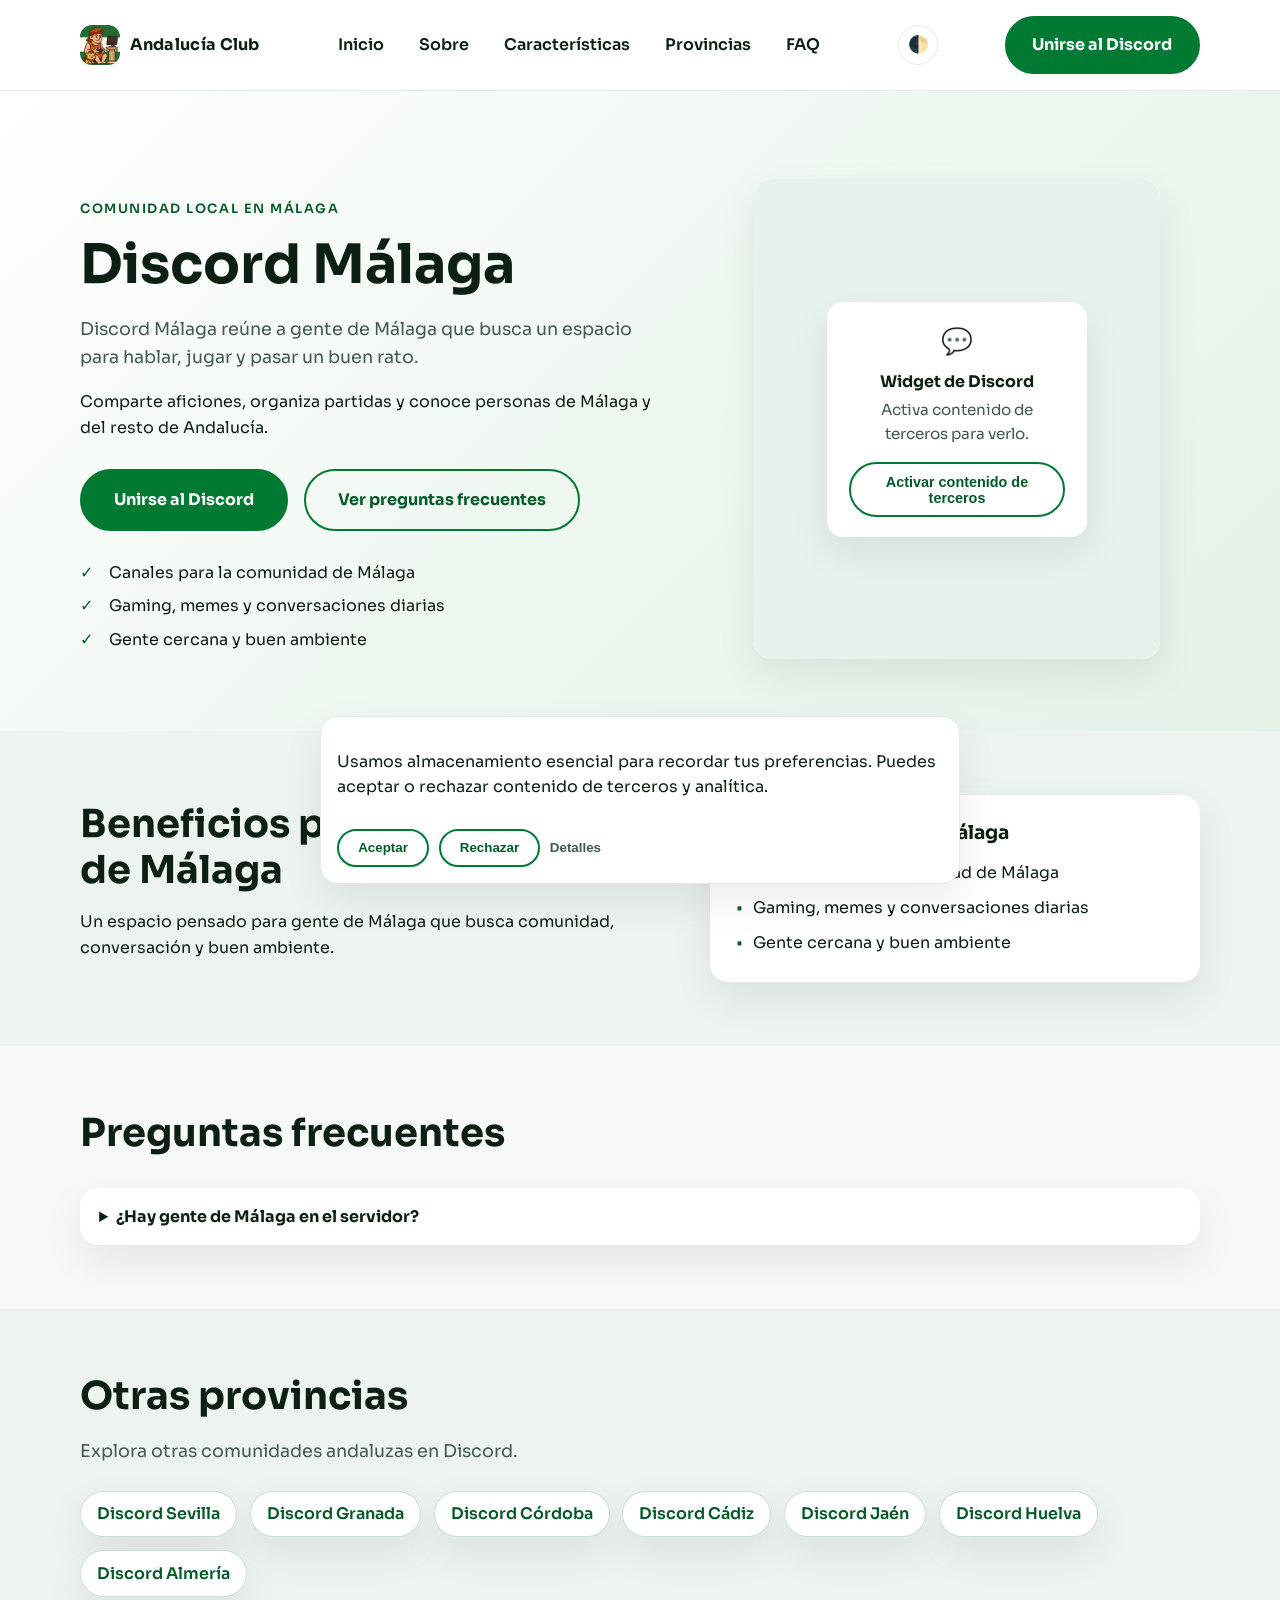
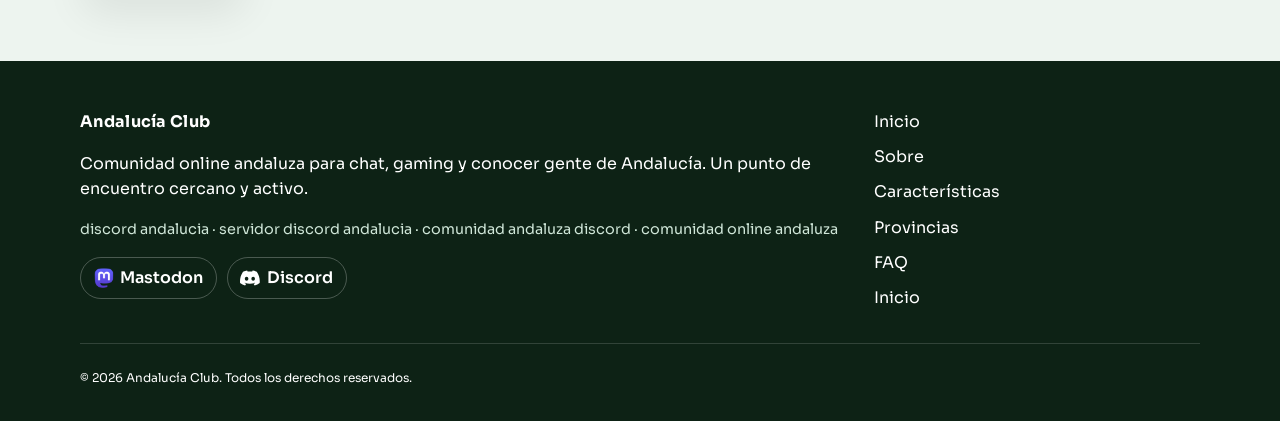
<file: malaga/index.html>
<!doctype html>
<html lang="es">
<head>
  <meta charset="utf-8">
  <meta name="viewport" content="width=device-width, initial-scale=1">
  <title>Discord Málaga | Servidor de Discord en Málaga</title>
  <meta name="description" content="Comunidad Discord Málaga para chat, gaming y conocer gente. Únete al servidor de Discord con personas de Málaga y de toda Andalucía.">
  <meta name="robots" content="index, follow">
  <meta name="theme-color" content="#007A33">
  <!-- Google Tag Manager -->
  <script type="text/plain" data-consent="analytics">(function(w,d,s,l,i){w[l]=w[l]||[];w[l].push({'gtm.start':
  new Date().getTime(),event:'gtm.js'});var f=d.getElementsByTagName(s)[0],
  j=d.createElement(s),dl=l!='dataLayer'?'&l='+l:'';j.async=true;j.src=
  'https://www.googletagmanager.com/gtm.js?id='+i+dl;f.parentNode.insertBefore(j,f);
  })(window,document,'script','dataLayer','GTM-TLN6NXJ3');</script>
  <!-- End Google Tag Manager -->

  <link rel="canonical" href="https://discordandalucia.com/malaga/">
  <link rel="icon" type="image/png" sizes="32x32" href="/favicon-32.png">
  <link rel="icon" type="image/png" sizes="16x16" href="/favicon-16.png">
  <link rel="apple-touch-icon" sizes="180x180" href="/apple-touch-icon.png">

  <meta property="og:type" content="website">
  <meta property="og:title" content="Discord Málaga | Servidor de Discord en Málaga">
  <meta property="og:description" content="Comunidad Discord Málaga para chat, gaming y conocer gente. Únete al servidor de Discord con personas de Málaga y de toda Andalucía.">
  <meta property="og:url" content="https://discordandalucia.com/malaga/">
  <meta property="og:locale" content="es_ES">
  <meta property="og:image" content="https://discordandalucia.com/og-image.png">
  <meta property="og:image:width" content="1200">
  <meta property="og:image:height" content="630">
  <meta property="og:image:alt" content="Ilustración de la comunidad Andalucía Club">

  <meta name="twitter:card" content="summary_large_image">
  <meta name="twitter:title" content="Discord Málaga | Servidor de Discord en Málaga">
  <meta name="twitter:description" content="Comunidad Discord Málaga para chat, gaming y conocer gente. Únete al servidor de Discord con personas de Málaga y de toda Andalucía.">
  <meta name="twitter:image" content="https://discordandalucia.com/og-image.png">
  <meta name="twitter:image:alt" content="Ilustración de la comunidad Andalucía Club">

  <link rel="preconnect" href="https://fonts.googleapis.com">
  <link rel="preconnect" href="https://fonts.gstatic.com" crossorigin>
  <link href="https://fonts.googleapis.com/css2?family=Sora:wght@400;600;700&display=swap" rel="stylesheet">

  <link rel="stylesheet" href="/styles.css">

  <script type="application/ld+json">
  {
    "@context": "https://schema.org",
    "@type": "Organization",
    "name": "Andalucía Club",
    "url": "https://discordandalucia.com/",
    "alternateName": [
      "Andalucía Club",
      "Servidor Discord Andalucia",
      "Comunidad Andaluza Discord"
    ],
    "areaServed": {
      "@type": "AdministrativeArea",
      "name": "Andalucía"
    },
    "address": {
      "@type": "PostalAddress",
      "addressRegion": "Andalucía",
      "addressCountry": "ES"
    }
  }
  </script>
  <script type="application/ld+json">
  {
    "@context": "https://schema.org",
    "@type": "FAQPage",
    "mainEntity": [
      {
        "@type": "Question",
        "name": "¿Hay gente de Málaga en el servidor?",
        "acceptedAnswer": {
          "@type": "Answer",
          "text": "Sí, la comunidad incluye personas de Málaga y otras provincias andaluzas, además de gente de fuera del país."
        }
      }
    ]
  }
  </script>
</head>
<body>
  <a class="skip-link" href="#contenido">Saltar al contenido</a>

  <header class="site-header" id="inicio">
    <div class="container header-inner">
      <div class="brand" aria-label="Andalucía Club">
        <img src="/logo-96.png" alt="Icono de Andalucía Club" width="40" height="40" decoding="async">
        <span>Andalucía Club</span>
      </div>
      <button class="nav-toggle" type="button" id="nav-toggle" aria-expanded="false" aria-controls="primary-nav">
        <span class="nav-toggle-icon" aria-hidden="true">☰</span>
        <span class="sr-only">Abrir menú</span>
      </button>
      <nav class="nav" id="primary-nav" aria-label="Navegación principal">

        <a href="/">Inicio</a>
        <a href="/index.html#sobre">Sobre</a>
        <a href="/index.html#features">Características</a>
        <a href="/index.html#provincias">Provincias</a>
        <a href="/index.html#faq">FAQ</a>
        <a class="btn btn-primary nav-cta" href="https://discord.gg/S4X8MJ3Yp5" target="_blank" rel="noopener noreferrer">Unirse al Discord</a>
      </nav>
      <button class="theme-toggle" type="button" id="theme-toggle" aria-label="Tema: automático" title="Tema: automático">
        <span class="theme-icon" aria-hidden="true">🌓</span>
        <span class="sr-only">Tema: automático</span>
      </button>
      <a class="btn btn-primary header-cta" href="https://discord.gg/S4X8MJ3Yp5" target="_blank" rel="noopener noreferrer">Unirse al Discord</a>
    </div>
  </header>

  <main id="contenido">
    <section class="hero">
      <div class="container hero-grid">
        <div>
          <p class="eyebrow">Comunidad local en Málaga</p>
          <h1>Discord Málaga</h1>
          <p class="lead">Discord Málaga reúne a gente de Málaga que busca un espacio para hablar, jugar y pasar un buen rato.</p>
          <p>Comparte aficiones, organiza partidas y conoce personas de Málaga y del resto de Andalucía.</p>
          <div class="cta-group">
            <a class="btn btn-primary btn-lg" href="https://discord.gg/S4X8MJ3Yp5" target="_blank" rel="noopener noreferrer">Unirse al Discord</a>
            <a class="btn btn-ghost btn-lg" href="/index.html#faq">Ver preguntas frecuentes</a>
          </div>
          <ul class="hero-highlights" aria-label="Lo que encontrarás">
            <li>Canales para la comunidad de Málaga</li>
            <li>Gaming, memes y conversaciones diarias</li>
            <li>Gente cercana y buen ambiente</li>
          </ul>
        </div>
        <figure class="flag-card">
          <div id="discord-widget" class="widget-frame widget-hero" aria-live="polite">
            <div class="widget-placeholder" id="discord-widget-placeholder">
              <div class="widget-placeholder-icon" aria-hidden="true">💬</div>
              <p class="widget-placeholder-title">Widget de Discord</p>
              <p class="muted widget-placeholder-text">Activa contenido de terceros para verlo.</p>
              <button class="btn btn-ghost btn-sm" type="button" id="cookie-enable-third-party">Activar contenido de terceros</button>
            </div>
          </div>
          <template id="discord-widget-template">
            <iframe src="https://discord.com/widget?id=1447334775189803050&theme=dark" width="350" height="500" allowtransparency="true" frameborder="0" sandbox="allow-popups allow-popups-to-escape-sandbox allow-same-origin allow-scripts"></iframe>
          </template>
        </figure>
      </div>
    </section>

    <section class="section alt">
      <div class="container split">
        <div>
          <h2>Beneficios para la comunidad de Málaga</h2>
          <p>Un espacio pensado para gente de Málaga que busca comunidad, conversación y buen ambiente.</p>
        </div>
        <div class="card">
          <h3>Lo mejor de Discord Málaga</h3>
          <ul class="checklist">
            <li>Canales para la comunidad de Málaga</li>
            <li>Gaming, memes y conversaciones diarias</li>
            <li>Gente cercana y buen ambiente</li>
          </ul>
        </div>
      </div>
    </section>

    <section class="section">
      <div class="container">
        <h2>Preguntas frecuentes</h2>
        <div class="faq">
          <details>
            <summary>¿Hay gente de Málaga en el servidor?</summary>
            <p>Sí, la comunidad incluye personas de Málaga y otras provincias andaluzas, además de gente de fuera del país.</p>
          </details>
        </div>
      </div>
    </section>

    <section class="section alt">
      <div class="container">
        <h2>Otras provincias</h2>
        <p class="lead">Explora otras comunidades andaluzas en Discord.</p>
        <div class="other-provinces">
          <a class="province-pill" href="/sevilla/">Discord Sevilla</a>
          <a class="province-pill" href="/granada/">Discord Granada</a>
          <a class="province-pill" href="/cordoba/">Discord Córdoba</a>
          <a class="province-pill" href="/cadiz/">Discord Cádiz</a>
          <a class="province-pill" href="/jaen/">Discord Jaén</a>
          <a class="province-pill" href="/huelva/">Discord Huelva</a>
          <a class="province-pill" href="/almeria/">Discord Almería</a>
        </div>
      </div>
    </section>
  </main>

  <footer class="footer">
    <div class="container footer-grid">
      <div>
        <div class="brand">Andalucía Club</div>
        <p>Comunidad online andaluza para chat, gaming y conocer gente de Andalucía. Un punto de encuentro cercano y activo.</p>
        <p class="keywords">discord andalucia · servidor discord andalucia · comunidad andaluza discord · comunidad online andaluza</p>
        <div class="socials" aria-label="Redes sociales">
          <a class="social-link" href="https://anda.lu" rel="me noopener noreferrer" target="_blank">
            <img src="/mastodon-icon.png" alt="" width="20" height="20" loading="lazy" decoding="async">
            <span>Mastodon</span>
          </a>
          <a class="social-link" href="https://discord.gg/S4X8MJ3Yp5" target="_blank" rel="noopener noreferrer">
            <img src="/discord-icon.svg" alt="" width="20" height="20" loading="lazy" decoding="async">
            <span>Discord</span>
          </a>
        </div>
      </div>
      <nav class="footer-nav" aria-label="Enlaces internos">

        <a href="/">Inicio</a>
        <a href="/index.html#sobre">Sobre</a>
        <a href="/index.html#features">Características</a>
        <a href="/index.html#provincias">Provincias</a>
        <a href="/index.html#faq">FAQ</a>
        <a href="#inicio">Inicio</a>
      </nav>
    </div>
    <div class="container footer-bottom">
      <small>© <span id="year"></span> Andalucía Club. Todos los derechos reservados.</small>
    </div>
  </footer>

  <div class="cookie-banner" id="cookie-banner" role="region" aria-label="Aviso de cookies" hidden>
    <div class="cookie-banner-inner">
      <p>Usamos almacenamiento esencial para recordar tus preferencias. Puedes aceptar o rechazar contenido de terceros y analítica.</p>
      <div class="cookie-actions">
        <button class="cookie-btn" type="button" data-consent="accept">Aceptar</button>
        <button class="cookie-btn" type="button" data-consent="reject">Rechazar</button>
        <button class="cookie-link" type="button" id="cookie-details">Detalles</button>
      </div>
    </div>
  </div>

  <div class="cookie-modal" id="cookie-modal" role="dialog" aria-modal="true" aria-labelledby="cookie-modal-title" hidden>
    <div class="cookie-modal-content">
      <div class="cookie-modal-header">
        <h3 id="cookie-modal-title">Preferencias de cookies</h3>
        <button class="cookie-modal-close" type="button" id="cookie-modal-close" aria-label="Cerrar">×</button>
      </div>
      <p>Este sitio usa almacenamiento esencial para funcionamiento básico. Los contenidos de terceros y la analítica se activan solo con tu consentimiento.</p>
      <ul class="cookie-list">
        <li><strong>Necesarias:</strong> siempre activas para recordar tu tema y tu elección de cookies.</li>
        <li><strong>Terceros:</strong> embebidos externos como widgets.</li>
        <li><strong>Analítica:</strong> medición de uso (por ejemplo, Google Analytics).</li>
      </ul>
      <div class="cookie-actions">
        <button class="cookie-btn" type="button" data-consent="accept">Aceptar todo</button>
        <button class="cookie-btn" type="button" data-consent="reject">Rechazar no esenciales</button>
      </div>
    </div>
  </div>

  <script src="/script.js" defer></script>
</body>
</html>
</file>
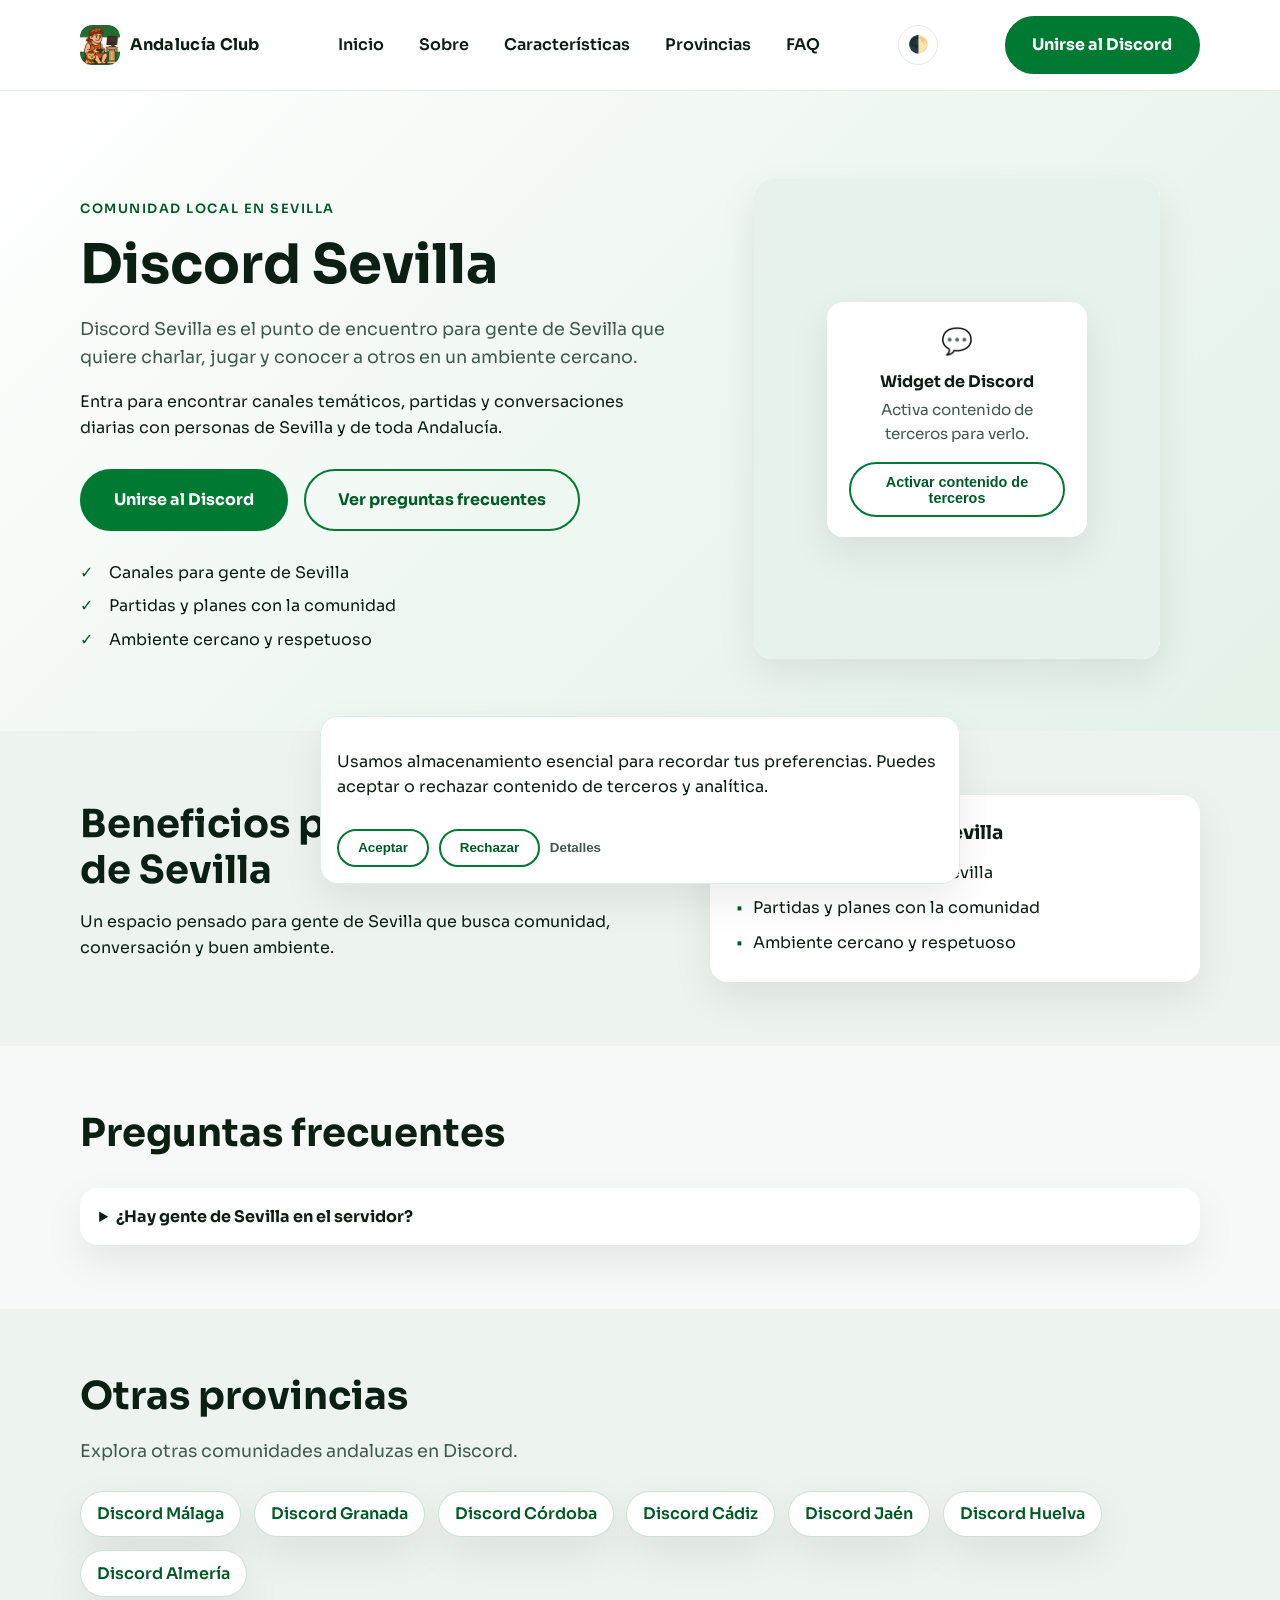
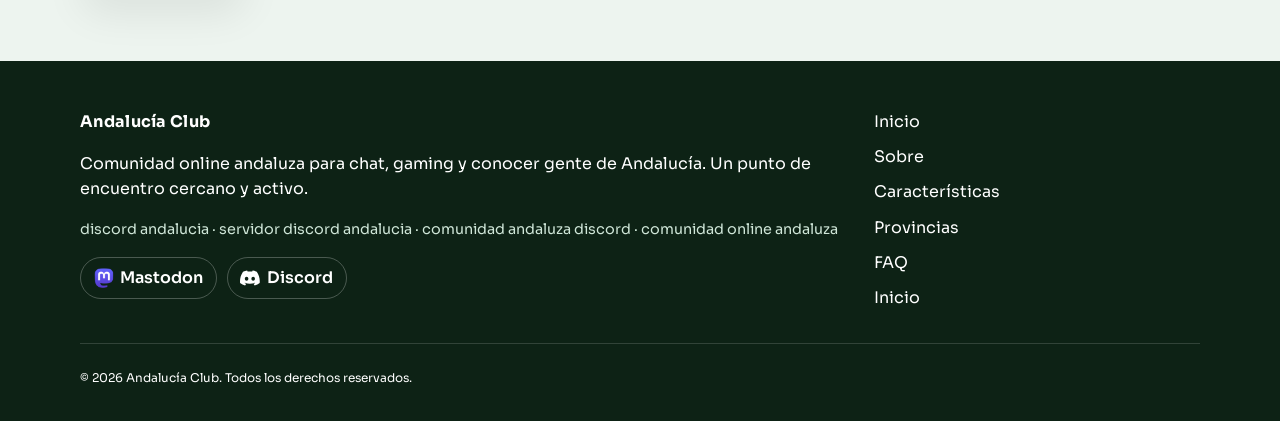
<file: sevilla/index.html>
<!doctype html>
<html lang="es">
<head>
  <meta charset="utf-8">
  <meta name="viewport" content="width=device-width, initial-scale=1">
  <title>Discord Sevilla | Servidor de Discord en Sevilla</title>
  <meta name="description" content="Comunidad Discord Sevilla para chat, gaming y conocer gente. Únete al servidor de Discord con personas de Sevilla y de toda Andalucía.">
  <meta name="robots" content="index, follow">
  <meta name="theme-color" content="#007A33">
  <!-- Google Tag Manager -->
  <script type="text/plain" data-consent="analytics">(function(w,d,s,l,i){w[l]=w[l]||[];w[l].push({'gtm.start':
  new Date().getTime(),event:'gtm.js'});var f=d.getElementsByTagName(s)[0],
  j=d.createElement(s),dl=l!='dataLayer'?'&l='+l:'';j.async=true;j.src=
  'https://www.googletagmanager.com/gtm.js?id='+i+dl;f.parentNode.insertBefore(j,f);
  })(window,document,'script','dataLayer','GTM-TLN6NXJ3');</script>
  <!-- End Google Tag Manager -->

  <link rel="canonical" href="https://discordandalucia.com/sevilla/">
  <link rel="icon" type="image/png" sizes="32x32" href="/favicon-32.png">
  <link rel="icon" type="image/png" sizes="16x16" href="/favicon-16.png">
  <link rel="apple-touch-icon" sizes="180x180" href="/apple-touch-icon.png">

  <meta property="og:type" content="website">
  <meta property="og:title" content="Discord Sevilla | Servidor de Discord en Sevilla">
  <meta property="og:description" content="Comunidad Discord Sevilla para chat, gaming y conocer gente. Únete al servidor de Discord con personas de Sevilla y de toda Andalucía.">
  <meta property="og:url" content="https://discordandalucia.com/sevilla/">
  <meta property="og:locale" content="es_ES">
  <meta property="og:image" content="https://discordandalucia.com/og-image.png">
  <meta property="og:image:width" content="1200">
  <meta property="og:image:height" content="630">
  <meta property="og:image:alt" content="Ilustración de la comunidad Andalucía Club">

  <meta name="twitter:card" content="summary_large_image">
  <meta name="twitter:title" content="Discord Sevilla | Servidor de Discord en Sevilla">
  <meta name="twitter:description" content="Comunidad Discord Sevilla para chat, gaming y conocer gente. Únete al servidor de Discord con personas de Sevilla y de toda Andalucía.">
  <meta name="twitter:image" content="https://discordandalucia.com/og-image.png">
  <meta name="twitter:image:alt" content="Ilustración de la comunidad Andalucía Club">

  <link rel="preconnect" href="https://fonts.googleapis.com">
  <link rel="preconnect" href="https://fonts.gstatic.com" crossorigin>
  <link href="https://fonts.googleapis.com/css2?family=Sora:wght@400;600;700&display=swap" rel="stylesheet">

  <link rel="stylesheet" href="/styles.css">

  <script type="application/ld+json">
  {
    "@context": "https://schema.org",
    "@type": "Organization",
    "name": "Andalucía Club",
    "url": "https://discordandalucia.com/",
    "alternateName": [
      "Andalucía Club",
      "Servidor Discord Andalucia",
      "Comunidad Andaluza Discord"
    ],
    "areaServed": {
      "@type": "AdministrativeArea",
      "name": "Andalucía"
    },
    "address": {
      "@type": "PostalAddress",
      "addressRegion": "Andalucía",
      "addressCountry": "ES"
    }
  }
  </script>
  <script type="application/ld+json">
  {
    "@context": "https://schema.org",
    "@type": "FAQPage",
    "mainEntity": [
      {
        "@type": "Question",
        "name": "¿Hay gente de Sevilla en el servidor?",
        "acceptedAnswer": {
          "@type": "Answer",
          "text": "Sí, hay personas de Sevilla y de toda Andalucía, además de miembros de fuera del país."
        }
      }
    ]
  }
  </script>
</head>
<body>
  <a class="skip-link" href="#contenido">Saltar al contenido</a>

  <header class="site-header" id="inicio">
    <div class="container header-inner">
      <div class="brand" aria-label="Andalucía Club">
        <img src="/logo-96.png" alt="Icono de Andalucía Club" width="40" height="40" decoding="async">
        <span>Andalucía Club</span>
      </div>
      <button class="nav-toggle" type="button" id="nav-toggle" aria-expanded="false" aria-controls="primary-nav">
        <span class="nav-toggle-icon" aria-hidden="true">☰</span>
        <span class="sr-only">Abrir menú</span>
      </button>
      <nav class="nav" id="primary-nav" aria-label="Navegación principal">

        <a href="/">Inicio</a>
        <a href="/index.html#sobre">Sobre</a>
        <a href="/index.html#features">Características</a>
        <a href="/index.html#provincias">Provincias</a>
        <a href="/index.html#faq">FAQ</a>
        <a class="btn btn-primary nav-cta" href="https://discord.gg/S4X8MJ3Yp5" target="_blank" rel="noopener noreferrer">Unirse al Discord</a>
      </nav>
      <button class="theme-toggle" type="button" id="theme-toggle" aria-label="Tema: automático" title="Tema: automático">
        <span class="theme-icon" aria-hidden="true">🌓</span>
        <span class="sr-only">Tema: automático</span>
      </button>
      <a class="btn btn-primary header-cta" href="https://discord.gg/S4X8MJ3Yp5" target="_blank" rel="noopener noreferrer">Unirse al Discord</a>
    </div>
  </header>

  <main id="contenido">
    <section class="hero">
      <div class="container hero-grid">
        <div>
          <p class="eyebrow">Comunidad local en Sevilla</p>
          <h1>Discord Sevilla</h1>
          <p class="lead">Discord Sevilla es el punto de encuentro para gente de Sevilla que quiere charlar, jugar y conocer a otros en un ambiente cercano.</p>
          <p>Entra para encontrar canales temáticos, partidas y conversaciones diarias con personas de Sevilla y de toda Andalucía.</p>
          <div class="cta-group">
            <a class="btn btn-primary btn-lg" href="https://discord.gg/S4X8MJ3Yp5" target="_blank" rel="noopener noreferrer">Unirse al Discord</a>
            <a class="btn btn-ghost btn-lg" href="/index.html#faq">Ver preguntas frecuentes</a>
          </div>
          <ul class="hero-highlights" aria-label="Lo que encontrarás">
            <li>Canales para gente de Sevilla</li>
            <li>Partidas y planes con la comunidad</li>
            <li>Ambiente cercano y respetuoso</li>
          </ul>
        </div>
        <figure class="flag-card">
          <div id="discord-widget" class="widget-frame widget-hero" aria-live="polite">
            <div class="widget-placeholder" id="discord-widget-placeholder">
              <div class="widget-placeholder-icon" aria-hidden="true">💬</div>
              <p class="widget-placeholder-title">Widget de Discord</p>
              <p class="muted widget-placeholder-text">Activa contenido de terceros para verlo.</p>
              <button class="btn btn-ghost btn-sm" type="button" id="cookie-enable-third-party">Activar contenido de terceros</button>
            </div>
          </div>
          <template id="discord-widget-template">
            <iframe src="https://discord.com/widget?id=1447334775189803050&theme=dark" width="350" height="500" allowtransparency="true" frameborder="0" sandbox="allow-popups allow-popups-to-escape-sandbox allow-same-origin allow-scripts"></iframe>
          </template>
        </figure>
      </div>
    </section>

    <section class="section alt">
      <div class="container split">
        <div>
          <h2>Beneficios para la comunidad de Sevilla</h2>
          <p>Un espacio pensado para gente de Sevilla que busca comunidad, conversación y buen ambiente.</p>
        </div>
        <div class="card">
          <h3>Lo mejor de Discord Sevilla</h3>
          <ul class="checklist">
            <li>Canales para gente de Sevilla</li>
            <li>Partidas y planes con la comunidad</li>
            <li>Ambiente cercano y respetuoso</li>
          </ul>
        </div>
      </div>
    </section>

    <section class="section">
      <div class="container">
        <h2>Preguntas frecuentes</h2>
        <div class="faq">
          <details>
            <summary>¿Hay gente de Sevilla en el servidor?</summary>
            <p>Sí, hay personas de Sevilla y de toda Andalucía, además de miembros de fuera del país.</p>
          </details>
        </div>
      </div>
    </section>

    <section class="section alt">
      <div class="container">
        <h2>Otras provincias</h2>
        <p class="lead">Explora otras comunidades andaluzas en Discord.</p>
        <div class="other-provinces">
          <a class="province-pill" href="/malaga/">Discord Málaga</a>
          <a class="province-pill" href="/granada/">Discord Granada</a>
          <a class="province-pill" href="/cordoba/">Discord Córdoba</a>
          <a class="province-pill" href="/cadiz/">Discord Cádiz</a>
          <a class="province-pill" href="/jaen/">Discord Jaén</a>
          <a class="province-pill" href="/huelva/">Discord Huelva</a>
          <a class="province-pill" href="/almeria/">Discord Almería</a>
        </div>
      </div>
    </section>
  </main>

  <footer class="footer">
    <div class="container footer-grid">
      <div>
        <div class="brand">Andalucía Club</div>
        <p>Comunidad online andaluza para chat, gaming y conocer gente de Andalucía. Un punto de encuentro cercano y activo.</p>
        <p class="keywords">discord andalucia · servidor discord andalucia · comunidad andaluza discord · comunidad online andaluza</p>
        <div class="socials" aria-label="Redes sociales">
          <a class="social-link" href="https://anda.lu" rel="me noopener noreferrer" target="_blank">
            <img src="/mastodon-icon.png" alt="" width="20" height="20" loading="lazy" decoding="async">
            <span>Mastodon</span>
          </a>
          <a class="social-link" href="https://discord.gg/S4X8MJ3Yp5" target="_blank" rel="noopener noreferrer">
            <img src="/discord-icon.svg" alt="" width="20" height="20" loading="lazy" decoding="async">
            <span>Discord</span>
          </a>
        </div>
      </div>
      <nav class="footer-nav" aria-label="Enlaces internos">

        <a href="/">Inicio</a>
        <a href="/index.html#sobre">Sobre</a>
        <a href="/index.html#features">Características</a>
        <a href="/index.html#provincias">Provincias</a>
        <a href="/index.html#faq">FAQ</a>
        <a href="#inicio">Inicio</a>
      </nav>
    </div>
    <div class="container footer-bottom">
      <small>© <span id="year"></span> Andalucía Club. Todos los derechos reservados.</small>
    </div>
  </footer>

  <div class="cookie-banner" id="cookie-banner" role="region" aria-label="Aviso de cookies" hidden>
    <div class="cookie-banner-inner">
      <p>Usamos almacenamiento esencial para recordar tus preferencias. Puedes aceptar o rechazar contenido de terceros y analítica.</p>
      <div class="cookie-actions">
        <button class="cookie-btn" type="button" data-consent="accept">Aceptar</button>
        <button class="cookie-btn" type="button" data-consent="reject">Rechazar</button>
        <button class="cookie-link" type="button" id="cookie-details">Detalles</button>
      </div>
    </div>
  </div>

  <div class="cookie-modal" id="cookie-modal" role="dialog" aria-modal="true" aria-labelledby="cookie-modal-title" hidden>
    <div class="cookie-modal-content">
      <div class="cookie-modal-header">
        <h3 id="cookie-modal-title">Preferencias de cookies</h3>
        <button class="cookie-modal-close" type="button" id="cookie-modal-close" aria-label="Cerrar">×</button>
      </div>
      <p>Este sitio usa almacenamiento esencial para funcionamiento básico. Los contenidos de terceros y la analítica se activan solo con tu consentimiento.</p>
      <ul class="cookie-list">
        <li><strong>Necesarias:</strong> siempre activas para recordar tu tema y tu elección de cookies.</li>
        <li><strong>Terceros:</strong> embebidos externos como widgets.</li>
        <li><strong>Analítica:</strong> medición de uso (por ejemplo, Google Analytics).</li>
      </ul>
      <div class="cookie-actions">
        <button class="cookie-btn" type="button" data-consent="accept">Aceptar todo</button>
        <button class="cookie-btn" type="button" data-consent="reject">Rechazar no esenciales</button>
      </div>
    </div>
  </div>

  <script src="/script.js" defer></script>
</body>
</html>
</file>
<file: styles.css>
:root {
  --green: #007a33;
  --green-dark: #005a25;
  --white: #ffffff;
  --ink: #0b1f12;
  --muted: #3f5a4d;
  --bg: #f6f9f7;
  --bg-alt: #edf4ef;
  --card: #ffffff;
  --hero-grad: linear-gradient(135deg, #ffffff 0%, #eff7f1 50%, #e4f2e8 100%);
  --cta-grad: linear-gradient(120deg, #e6f2ea 0%, #ffffff 100%);
  --header-bg: rgba(255, 255, 255, 0.92);
  --header-border: #e2ece6;
  --hover-bg: #eef4f0;
  --footer-bg: #0d2215;
  --footer-text: #ffffff;
  --footer-muted: #cfe6d8;
  --widget-bg: #e8f2ec;
  --widget-card: #ffffff;
  --shadow: 0 16px 40px rgba(0, 0, 0, 0.08);
  --radius: 18px;
}

html[data-theme="dark"] {
  --ink: #f2f7f3;
  --muted: #b7c7bd;
  --bg: #0b1a12;
  --bg-alt: #13261a;
  --card: #13261b;
  --hero-grad: linear-gradient(135deg, #0b1a12 0%, #102217 55%, #142b1d 100%);
  --cta-grad: linear-gradient(120deg, #102317 0%, #0b1a12 100%);
  --header-bg: rgba(13, 34, 21, 0.92);
  --header-border: #1e3a2a;
  --hover-bg: #1c3326;
  --footer-bg: #08140d;
  --footer-text: #f5faf7;
  --footer-muted: #a8c2b3;
  --widget-bg: #0f1f15;
  --widget-card: #13261b;
  --shadow: 0 18px 45px rgba(0, 0, 0, 0.35);
}

@media (prefers-color-scheme: dark) {
  html:not([data-theme="light"]):not([data-theme="dark"]) {
    --ink: #f2f7f3;
    --muted: #b7c7bd;
    --bg: #0b1a12;
    --bg-alt: #13261a;
    --card: #13261b;
    --hero-grad: linear-gradient(135deg, #0b1a12 0%, #102217 55%, #142b1d 100%);
    --cta-grad: linear-gradient(120deg, #102317 0%, #0b1a12 100%);
    --header-bg: rgba(13, 34, 21, 0.92);
    --header-border: #1e3a2a;
    --hover-bg: #1c3326;
    --footer-bg: #08140d;
    --footer-text: #f5faf7;
    --footer-muted: #a8c2b3;
    --shadow: 0 18px 45px rgba(0, 0, 0, 0.35);
  }
}

* {
  box-sizing: border-box;
}

[hidden] {
  display: none !important;
}

html {
  scroll-behavior: smooth;
}

body {
  margin: 0;
  font-family: "Sora", system-ui, -apple-system, "Segoe UI", sans-serif;
  color: var(--ink);
  background: var(--bg);
  line-height: 1.6;
}

a {
  color: inherit;
  text-decoration: none;
}

p a {
  color: var(--green-dark);
  text-decoration: underline;
  text-decoration-thickness: 2px;
  text-underline-offset: 3px;
}

p a:hover {
  color: var(--green);
}

a:focus-visible,
button:focus-visible,
summary:focus-visible {
  outline: 3px solid var(--green);
  outline-offset: 3px;
}

img {
  max-width: 100%;
  display: block;
}

.skip-link {
  position: absolute;
  left: -999px;
  top: 0.5rem;
  background: var(--green);
  color: var(--white);
  padding: 0.6rem 1rem;
  border-radius: 999px;
  z-index: 999;
}

.skip-link:focus {
  left: 0.5rem;
}

.container {
  width: min(1120px, 92%);
  margin: 0 auto;
}

.site-header {
  position: sticky;
  top: 0;
  background: var(--header-bg);
  backdrop-filter: blur(10px);
  border-bottom: 1px solid var(--header-border);
  z-index: 20;
}

.header-inner {
  display: flex;
  align-items: center;
  justify-content: space-between;
  gap: 1rem;
  padding: 1rem 0;
  flex-wrap: wrap;
}

.brand {
  display: inline-flex;
  align-items: center;
  gap: 0.6rem;
  font-weight: 700;
  letter-spacing: 0.3px;
}

.brand img {
  border-radius: 12px;
}

.nav {
  display: flex;
  gap: 0.8rem;
  flex-wrap: wrap;
  font-weight: 600;
}

.nav a {
  padding: 0.35rem 0.7rem;
  border-radius: 999px;
}

.nav a:hover {
  background: var(--hover-bg);
}

.theme-toggle {
  border: 1px solid var(--header-border);
  background: var(--card);
  color: var(--muted);
  width: 40px;
  height: 40px;
  border-radius: 999px;
  display: inline-flex;
  align-items: center;
  justify-content: center;
  cursor: pointer;
  transition: background 0.2s ease, color 0.2s ease, transform 0.2s ease;
}

.theme-toggle:hover {
  background: var(--hover-bg);
  color: var(--ink);
  transform: translateY(-1px);
}

.theme-icon {
  font-size: 1.05rem;
  line-height: 1;
}

.nav-toggle {
  border: 1px solid var(--header-border);
  background: var(--card);
  color: var(--muted);
  width: 40px;
  height: 40px;
  border-radius: 999px;
  display: inline-flex;
  align-items: center;
  justify-content: center;
  cursor: pointer;
  transition: background 0.2s ease, color 0.2s ease, transform 0.2s ease;
}

.nav-toggle:hover {
  background: var(--hover-bg);
  color: var(--ink);
  transform: translateY(-1px);
}

.nav-toggle-icon {
  font-size: 1.1rem;
  line-height: 1;
}

.sr-only {
  position: absolute;
  width: 1px;
  height: 1px;
  padding: 0;
  margin: -1px;
  overflow: hidden;
  clip: rect(0, 0, 0, 0);
  border: 0;
  white-space: nowrap;
}

.hero {
  background: var(--hero-grad);
  padding: 4.5rem 0 3.5rem;
}

.hero-grid {
  display: grid;
  gap: 2.5rem;
  align-items: center;
}

.eyebrow {
  text-transform: uppercase;
  font-weight: 600;
  color: var(--green-dark);
  letter-spacing: 0.12em;
  font-size: 0.8rem;
}

h1,
h2,
h3 {
  line-height: 1.2;
  margin: 0 0 1rem;
}

h1 {
  font-size: clamp(2.4rem, 2vw + 2rem, 3.4rem);
}

h2 {
  font-size: clamp(1.8rem, 1vw + 1.6rem, 2.5rem);
}

h3 {
  font-size: 1.2rem;
}

.lead {
  font-size: 1.1rem;
  color: var(--muted);
}

.cta-group {
  display: flex;
  flex-wrap: wrap;
  gap: 1rem;
  margin: 1.8rem 0;
}

.btn {
  display: inline-flex;
  align-items: center;
  justify-content: center;
  padding: 0.9rem 1.6rem;
  border-radius: 999px;
  border: 2px solid var(--green);
  font-weight: 700;
  transition: transform 0.2s ease, box-shadow 0.2s ease;
}

.btn:hover {
  transform: translateY(-1px);
  box-shadow: var(--shadow);
}

.btn-primary {
  background: var(--green);
  color: var(--white);
}

.btn-ghost {
  background: transparent;
  color: var(--green-dark);
}

.btn-lg {
  padding: 1rem 2rem;
  font-size: 1rem;
}

.btn-sm {
  padding: 0.6rem 1.2rem;
  font-size: 0.9rem;
}

.hero-highlights {
  list-style: none;
  padding: 0;
  margin: 0;
  display: grid;
  gap: 0.5rem;
}

.hero-highlights li {
  padding-left: 1.8rem;
  position: relative;
}

.hero-highlights li::before {
  content: "✓";
  position: absolute;
  left: 0;
  color: var(--green-dark);
  font-weight: 700;
}

.hero-highlights li.controversial::before {
  content: "⚠";
  color: #b26a00;
  font-weight: 700;
}

.flag-card {
  background: var(--card);
  border-radius: var(--radius);
  box-shadow: var(--shadow);
  overflow: hidden;
  display: grid;
  min-height: 360px;
}

.section {
  padding: 4rem 0;
}

.section.alt {
  background: var(--bg-alt);
}

.split {
  display: grid;
  gap: 2rem;
}

.card {
  background: var(--card);
  border-radius: var(--radius);
  padding: 1.6rem;
  box-shadow: var(--shadow);
}

.server-icon {
  width: 72px;
  height: 72px;
  object-fit: contain;
}

.minecraft-grid {
  display: grid;
  gap: 2rem;
  align-items: center;
}

.minecraft-hero {
  background: linear-gradient(135deg, rgba(0, 122, 51, 0.08), rgba(255, 255, 255, 0.6));
  border-radius: var(--radius);
  padding: 2rem;
  box-shadow: var(--shadow);
}

.minecraft-badge {
  display: flex;
  gap: 1rem;
  align-items: center;
  margin-bottom: 1rem;
}

.minecraft-kicker {
  text-transform: uppercase;
  letter-spacing: 0.12em;
  font-weight: 700;
  color: var(--green-dark);
  margin: 0 0 0.3rem;
  font-size: 0.75rem;
}

.minecraft-actions {
  display: flex;
  flex-wrap: wrap;
  gap: 1rem;
  margin-top: 1.4rem;
  align-items: center;
}

.server-ip-tag {
  display: inline-flex;
  flex-direction: column;
  gap: 0.35rem;
  background: var(--card);
  border-radius: 14px;
  padding: 0.7rem 1rem;
  box-shadow: var(--shadow);
  font-weight: 700;
}

.server-ip-tag span {
  font-size: 0.8rem;
  color: var(--muted);
  font-weight: 600;
}

.server-ip-tag code {
  background: rgba(0, 122, 51, 0.12);
  color: var(--ink);
  padding: 0.2rem 0.5rem;
  border-radius: 8px;
  font-family: "Sora", system-ui, -apple-system, "Segoe UI", sans-serif;
}

.copy-ip {
  border: 0;
  background: transparent;
  color: inherit;
  display: inline-flex;
  align-items: center;
  gap: 0.6rem;
  cursor: pointer;
  font-weight: 700;
  padding: 0;
}

.copy-ip:focus-visible {
  outline: 3px solid var(--green);
  outline-offset: 4px;
  border-radius: 8px;
}

.copy-ip.copied code {
  background: rgba(0, 122, 51, 0.22);
}

.copy-status {
  font-size: 0.72rem;
  color: var(--muted);
  min-height: 0.9rem;
}


.minecraft-card {
  background: var(--card);
  border-radius: var(--radius);
  padding: 1.6rem;
  box-shadow: var(--shadow);
}

.minecraft-card-header h3 {
  margin-bottom: 0.4rem;
}

.minecraft-list {
  list-style: none;
  margin: 1.2rem 0 0;
  padding: 0;
  display: grid;
  gap: 0.6rem;
}

.minecraft-list li {
  padding-left: 1.6rem;
  position: relative;
}

.minecraft-list li::before {
  content: "◆";
  position: absolute;
  left: 0;
  color: var(--green-dark);
}

.checklist {
  list-style: none;
  margin: 0;
  padding: 0;
  display: grid;
  gap: 0.6rem;
}

.checklist li::before {
  content: "•";
  color: var(--green-dark);
  margin-right: 0.6rem;
}

.grid {
  display: grid;
  gap: 1.6rem;
  margin-top: 2rem;
}

.grid.two {
  grid-template-columns: 1fr;
}

.feature {
  background: var(--card);
  padding: 1.6rem;
  border-radius: var(--radius);
  box-shadow: var(--shadow);
}

.feature .emoji {
  font-size: 1.8rem;
  margin-bottom: 0.6rem;
}

.province-list {
  list-style: none;
  padding: 0;
  margin: 2rem 0 0;
  display: grid;
  gap: 0.8rem;
  grid-template-columns: repeat(auto-fit, minmax(140px, 1fr));
}

.province-list li {
  background: var(--card);
  padding: 0.7rem 1rem;
  border-radius: 999px;
  text-align: center;
  box-shadow: var(--shadow);
  font-weight: 600;
}

.other-provinces {
  display: flex;
  flex-wrap: wrap;
  gap: 0.8rem;
  margin-top: 1.6rem;
}

.province-pill {
  display: inline-flex;
  align-items: center;
  justify-content: center;
  padding: 0.6rem 1rem;
  border-radius: 999px;
  background: var(--card);
  box-shadow: var(--shadow);
  font-weight: 600;
  color: var(--green-dark);
  border: 1px solid rgba(0, 122, 51, 0.2);
}

.province-pill:hover {
  background: #eff7f1;
}


.faq {
  display: grid;
  gap: 0.8rem;
  margin-top: 2rem;
}

.faq details {
  background: var(--card);
  border-radius: var(--radius);
  padding: 1rem 1.2rem;
  box-shadow: var(--shadow);
}

.faq summary {
  cursor: pointer;
  font-weight: 700;
}

.faq p {
  color: var(--muted);
}

.cta {
  background: var(--cta-grad);
}

.cta-inner {
  display: grid;
  gap: 1.6rem;
  align-items: center;
}

.cta-actions {
  display: grid;
  gap: 0.6rem;
}

.muted {
  color: var(--muted);
  font-size: 0.95rem;
}

.widget {
  margin-top: 2rem;
  display: grid;
  gap: 1rem;
  justify-items: start;
}

.widget-frame {
  min-height: 140px;
  padding: 1rem;
  border-radius: var(--radius);
  border: 1px dashed var(--header-border);
  background: var(--card);
  display: grid;
  place-items: center;
  gap: 0.6rem;
  width: 100%;
  max-width: 360px;
}

.widget-hero {
  max-width: none;
  width: 100%;
  height: 100%;
  min-height: 360px;
  border: 0;
  padding: 0;
  background: var(--widget-bg);
}

.widget-frame iframe {
  border-radius: 12px;
}

.widget-hero iframe {
  width: 100%;
  height: 100%;
  border-radius: 0;
}

.widget-placeholder {
  position: relative;
  text-align: center;
  background: var(--widget-card);
  padding: 1.2rem 1.4rem;
  border-radius: 16px;
  box-shadow: var(--shadow);
  max-width: 260px;
  margin: 0 1rem;
  overflow: hidden;
  isolation: isolate;
}


.widget-placeholder-icon {
  font-size: 1.6rem;
}

.widget-placeholder-title {
  font-weight: 700;
  margin: 0.4rem 0 0.2rem;
}

.widget-placeholder-text {
  margin: 0 0 1rem;
}

.footer {
  background: var(--footer-bg);
  color: var(--footer-text);
  padding: 3rem 0 2rem;
}

.footer a {
  color: var(--footer-text);
}

.footer-grid {
  display: grid;
  gap: 2rem;
}

.footer-nav {
  display: grid;
  gap: 0.6rem;
}

.socials {
  margin-top: 1rem;
  display: flex;
  flex-wrap: wrap;
  gap: 0.6rem;
}

.social-link {
  display: inline-flex;
  align-items: center;
  gap: 0.4rem;
  padding: 0.45rem 0.8rem;
  border-radius: 999px;
  border: 1px solid rgba(255, 255, 255, 0.25);
  color: var(--footer-text);
  font-weight: 600;
}

.social-link img {
  width: 20px;
  height: 20px;
  display: block;
}

.social-link:hover {
  background: rgba(255, 255, 255, 0.1);
}

.footer-bottom {
  margin-top: 2rem;
  border-top: 1px solid rgba(255, 255, 255, 0.15);
  padding-top: 1.4rem;
  font-size: 0.9rem;
}

.keywords {
  font-size: 0.9rem;
  color: var(--footer-muted);
}

.cookie-banner {
  position: fixed;
  left: 1rem;
  right: 1rem;
  bottom: 1rem;
  z-index: 40;
  background: var(--card);
  color: var(--ink);
  border-radius: var(--radius);
  border: 1px solid var(--header-border);
  box-shadow: var(--shadow);
  padding: 1rem;
}

.cookie-banner[hidden],
.cookie-modal[hidden] {
  display: none;
}

.cookie-banner-inner {
  display: grid;
  gap: 0.8rem;
}

.cookie-actions {
  display: flex;
  flex-wrap: wrap;
  gap: 0.6rem;
  align-items: center;
}

.cookie-btn {
  border: 2px solid var(--green);
  background: transparent;
  color: var(--green-dark);
  font-weight: 700;
  padding: 0.6rem 1.2rem;
  border-radius: 999px;
  cursor: pointer;
}

.cookie-btn:hover {
  background: var(--hover-bg);
}

.cookie-link {
  border: 0;
  background: transparent;
  padding: 0;
  cursor: pointer;
  color: var(--muted);
  font-weight: 600;
}

.cookie-link:hover {
  color: var(--ink);
}

.cookie-modal {
  position: fixed;
  inset: 0;
  z-index: 50;
  display: grid;
  place-items: center;
  background: rgba(0, 0, 0, 0.4);
  padding: 1rem;
}

.cookie-modal-content {
  width: min(520px, 92%);
  background: var(--card);
  color: var(--ink);
  border-radius: var(--radius);
  padding: 1.4rem;
  box-shadow: var(--shadow);
  border: 1px solid var(--header-border);
  display: grid;
  gap: 1rem;
}

.cookie-modal-header {
  display: flex;
  align-items: center;
  justify-content: space-between;
  gap: 1rem;
}

.cookie-modal-close {
  border: 0;
  background: transparent;
  color: var(--muted);
  font-size: 1.6rem;
  line-height: 1;
  cursor: pointer;
}

.cookie-list {
  margin: 0;
  padding-left: 1.1rem;
  color: var(--muted);
}

@media (min-width: 900px) {
  .hero-grid {
    grid-template-columns: 1.1fr 0.9fr;
  }

  .split {
    grid-template-columns: 1.1fr 0.9fr;
    align-items: center;
  }

  .grid {
    grid-template-columns: repeat(3, 1fr);
  }

  .grid.two {
    grid-template-columns: repeat(2, 1fr);
  }


  .minecraft-grid {
    grid-template-columns: 1.1fr 0.9fr;
  }

  .cta-inner {
    grid-template-columns: 1.1fr 0.9fr;
  }

  .footer-grid {
    grid-template-columns: 1.4fr 0.6fr;
    align-items: start;
  }

  .nav-toggle {
    display: none;
  }

  .nav .nav-cta {
    display: none;
  }

  .flag-card,
  .widget-hero {
    min-height: 480px;
  }

  .cookie-banner {
    max-width: 960px;
    left: 50%;
    right: auto;
    transform: translateX(-50%);
  }
}

@media (max-width: 899px) {
  .header-inner {
    display: grid;
    grid-template-columns: 1fr auto auto;
    align-items: center;
  }

  .nav {
    display: none;
    width: 100%;
    flex-direction: column;
    align-items: stretch;
    gap: 0.6rem;
    padding: 0.6rem 0;
    grid-column: 1 / -1;
  }

  .nav a {
    padding: 0.6rem 0.8rem;
  }

  .nav.is-open {
    display: flex;
  }

  .header-cta {
    display: none;
  }

  .nav .nav-cta {
    width: 100%;
    justify-content: center;
  }
}

@media (prefers-reduced-motion: reduce) {
  html {
    scroll-behavior: auto;
  }

  .btn {
    transition: none;
  }
}
</file>
